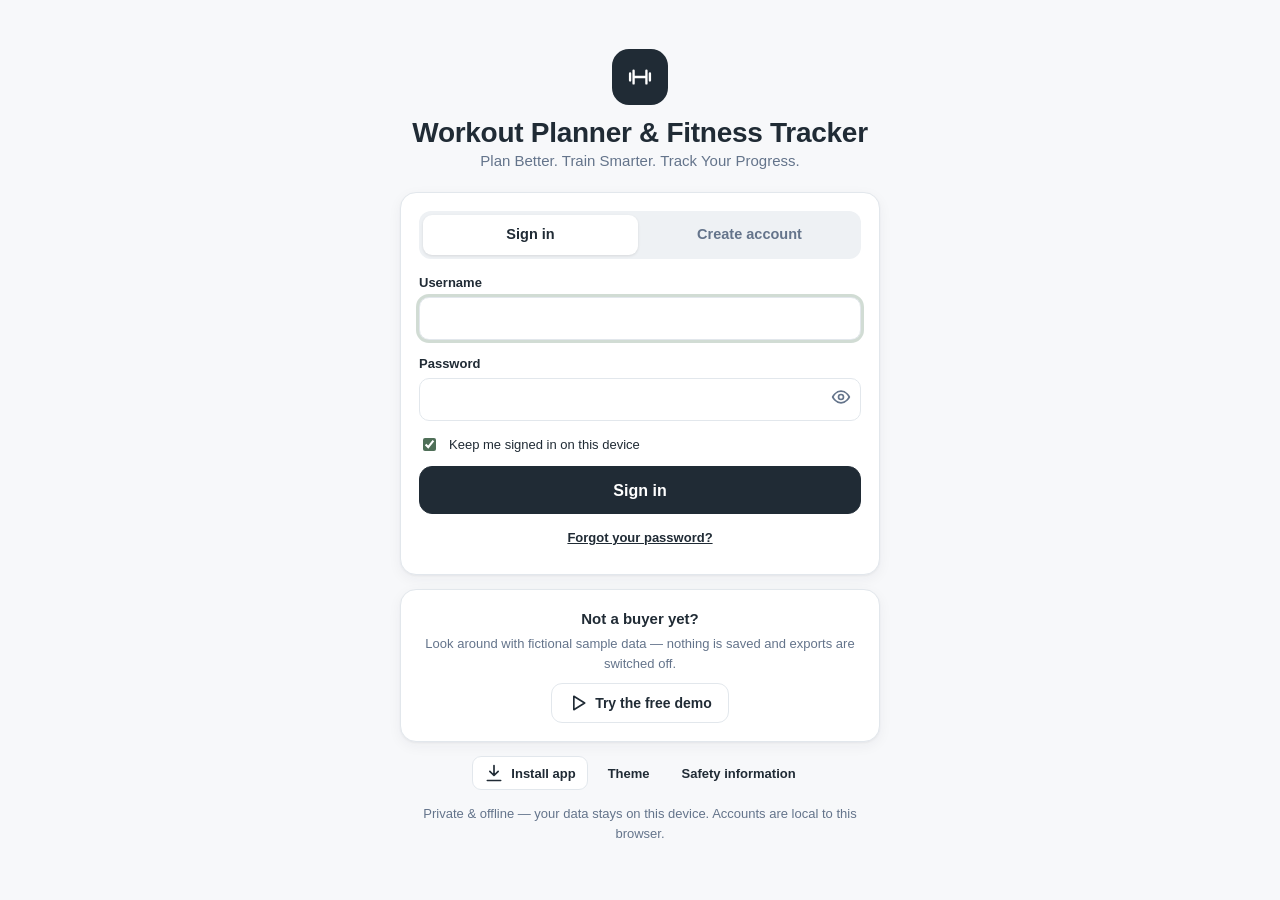
<file: public/index.html>
<!DOCTYPE html>
<html lang="en">
<head>
<meta charset="utf-8">
<meta name="viewport" content="width=device-width,initial-scale=1,viewport-fit=cover">
<meta name="theme-color" content="#202B35">
<meta name="description" content="Workout Planner & Fitness Tracker — a private, offline workout planner. Plan Better. Train Smarter. Track Your Progress.">
<title>Workout Planner & Fitness Tracker</title>
<link rel="icon" href="data:image/svg+xml,%3Csvg xmlns='http://www.w3.org/2000/svg' viewBox='0 0 64 64'%3E%3Crect width='64' height='64' rx='16' fill='%23202B35'/%3E%3Cpath d='M20 22v20M44 22v20M12 27v10M52 27v10M20 32h24' stroke='%23fff' stroke-width='5' stroke-linecap='round' fill='none'/%3E%3C/svg%3E">
<style>
:root{
  --bg:#F7F8FA;--primary:#202B35;--secondary:#64748B;--accent:#7C9A83;--accent-d:#4F6F58;--green-l:#E7F0E8;
  --white:#fff;--gray:#EEF1F4;--line:#E2E7EC;--warn:#E7AD62;--warn-d:#8A5A14;--warn-l:#FCF3E4;--danger:#D97777;--danger-d:#A94545;--danger-l:#FBEAEA;
  --r:16px;--r-s:10px;--sh:0 1px 2px rgba(32,43,53,.05),0 4px 14px rgba(32,43,53,.05);
  --font:Inter,"DM Sans",-apple-system,BlinkMacSystemFont,"Segoe UI",Roboto,"Helvetica Neue",Arial,sans-serif;
}
*{box-sizing:border-box}
html{-webkit-text-size-adjust:100%}
body{margin:0;background:var(--bg);color:var(--primary);font-family:var(--font);font-size:15px;line-height:1.5;-webkit-font-smoothing:antialiased}
h1,h2,h3,h4{margin:0;line-height:1.25;letter-spacing:-.01em}
h1{font-size:26px;font-weight:700}h2{font-size:19px;font-weight:650}h3{font-size:16px;font-weight:650}h4{font-size:14px;font-weight:650}
p{margin:0 0 8px}
a{color:var(--accent-d)}
button,input,select,textarea{font:inherit;color:inherit}
:focus-visible{outline:3px solid #7C9A83;outline-offset:2px;border-radius:6px}
.skip{position:absolute;left:-999px;top:8px;background:var(--primary);color:#fff;padding:8px 14px;border-radius:8px;z-index:200}
.skip:focus{left:8px}
.sr{position:absolute;width:1px;height:1px;overflow:hidden;clip:rect(0 0 0 0);white-space:nowrap}
.ic{width:20px;height:20px;flex:none}
.muted{color:var(--secondary)}.small{font-size:13px}.xs{font-size:12px}.bold{font-weight:650}.center{text-align:center}
.row{display:flex;align-items:center;gap:10px}.wrap{flex-wrap:wrap}.between{justify-content:space-between}.grow{flex:1;min-width:0}
.gap-s{gap:6px}.gap-l{gap:18px}.mt{margin-top:14px}.mt-s{margin-top:8px}.mt-l{margin-top:22px}.mb{margin-bottom:14px}
.stack{display:flex;flex-direction:column;gap:12px}
.hide{display:none!important}

/* layout */
.shell{display:flex;min-height:100vh}
.side{width:244px;flex:none;background:var(--white);border-right:1px solid var(--line);padding:18px 14px;position:sticky;top:0;height:100vh;overflow:auto;display:flex;flex-direction:column}
.brand{display:flex;align-items:center;gap:10px;padding:4px 8px 18px;text-decoration:none;color:var(--primary)}
.brand .logo{width:36px;height:36px;border-radius:11px;background:var(--primary);color:#fff;display:grid;place-items:center}
.brand b{font-size:14.5px;line-height:1.15;display:block}.brand span{font-size:11px;color:var(--secondary)}
.nav{display:flex;flex-direction:column;gap:2px}
.nav a{display:flex;align-items:center;gap:11px;padding:9px 11px;border-radius:10px;color:var(--secondary);text-decoration:none;font-weight:550;font-size:14.5px}
.nav a:hover{background:var(--gray);color:var(--primary)}
.nav a[aria-current=page]{background:var(--green-l);color:#2F4A38}
.nav .dot{width:8px;height:8px;border-radius:50%;background:var(--accent);margin-left:auto}
.side-foot{margin-top:auto;padding:14px 8px 0;font-size:12px;color:var(--secondary)}
.side-foot button{background:none;border:0;padding:0;color:var(--accent-d);text-decoration:underline;cursor:pointer;font-size:12px}
.main-col{flex:1;min-width:0;display:flex;flex-direction:column}
.top{display:flex;align-items:center;gap:12px;padding:14px 28px;background:rgba(247,248,250,.92);backdrop-filter:blur(8px);position:sticky;top:0;z-index:20;border-bottom:1px solid transparent}
.top .t{font-size:13px;color:var(--secondary)}
.saved{font-size:12px;color:var(--secondary);display:flex;align-items:center;gap:5px}
.saved i{width:7px;height:7px;border-radius:50%;background:var(--accent);display:inline-block}
main{padding:6px 28px 90px;max-width:1240px;width:100%;margin:0 auto;outline:none}
.mobile-brand{display:none}
.bottom{display:none}
.page-h{display:flex;align-items:flex-end;justify-content:space-between;gap:14px;flex-wrap:wrap;margin:8px 0 18px}
.page-h p{margin:4px 0 0;color:var(--secondary)}

/* components */
.card{background:var(--white);border:1px solid var(--line);border-radius:var(--r);padding:18px;box-shadow:var(--sh)}
.card.flat{box-shadow:none}
.card h2,.card h3{margin-bottom:10px}
.grid{display:grid;gap:16px}
.g2{grid-template-columns:repeat(2,minmax(0,1fr))}.g3{grid-template-columns:repeat(3,minmax(0,1fr))}.g4{grid-template-columns:repeat(4,minmax(0,1fr))}
.g-auto{grid-template-columns:repeat(auto-fill,minmax(260px,1fr))}
.g-dash{grid-template-columns:minmax(0,1.5fr) minmax(0,1fr)}
.btn{display:inline-flex;align-items:center;justify-content:center;gap:7px;padding:9px 16px;border-radius:11px;border:1px solid var(--line);background:var(--white);color:var(--primary);font-weight:600;cursor:pointer;text-decoration:none;font-size:14px;line-height:1.2;min-height:40px}
.btn:hover{background:var(--gray)}
.btn.pri{background:var(--primary);border-color:var(--primary);color:#fff}.btn.pri:hover{background:#2f3d4a}
.btn.acc{background:var(--accent-d);border-color:var(--accent-d);color:#fff}.btn.acc:hover{background:#41604a}
.btn.danger{color:var(--danger-d);border-color:#f0cccc;background:var(--danger-l)}.btn.danger:hover{background:#f7dada}
.btn.dsolid{background:var(--danger-d);border-color:var(--danger-d);color:#fff}
.btn.ghost{border-color:transparent;background:transparent}.btn.ghost:hover{background:var(--gray)}
.btn.sm{padding:6px 11px;font-size:13px;min-height:32px;border-radius:9px}
.btn.lg{padding:13px 22px;font-size:16px;min-height:48px;border-radius:13px}
.btn[disabled]{opacity:.5;cursor:not-allowed}
.icon-btn{display:inline-grid;place-items:center;width:34px;height:34px;border-radius:9px;border:1px solid transparent;background:transparent;color:var(--secondary);cursor:pointer;padding:0}
.icon-btn:hover{background:var(--gray);color:var(--primary)}
.icon-btn.fav{color:#C4CAD2}.icon-btn.fav[aria-pressed=true]{color:#D69A3A}.icon-btn.fav[aria-pressed=true] svg{fill:#E7AD62}
.icon-btn.dng:hover{background:var(--danger-l);color:var(--danger-d)}
.chip{display:inline-flex;align-items:center;gap:5px;padding:3px 10px;border-radius:999px;background:var(--gray);color:var(--secondary);font-size:12px;font-weight:600;white-space:nowrap}
.chip.g{background:var(--green-l);color:#2F4A38}.chip.w{background:var(--warn-l);color:var(--warn-d)}.chip.r{background:var(--danger-l);color:var(--danger-d)}.chip.d{background:var(--primary);color:#fff}
button.chip{border:1px solid var(--line);background:var(--white);cursor:pointer;padding:6px 13px;font-size:13px}
button.chip:hover{background:var(--gray)}
button.chip[aria-pressed=true]{background:var(--green-l);border-color:var(--accent);color:#2F4A38}
.stat{padding:16px 18px}
.stat .l{font-size:12.5px;color:var(--secondary);font-weight:550;display:flex;align-items:center;gap:6px}
.stat .v{font-size:27px;font-weight:700;letter-spacing:-.02em;margin-top:3px;line-height:1.15}
.stat .v small{font-size:14px;font-weight:600;color:var(--secondary);letter-spacing:0}
.stat .s{font-size:12px;color:var(--secondary);margin-top:2px}
.bar{height:8px;border-radius:99px;background:var(--gray);overflow:hidden}
.bar i{display:block;height:100%;background:var(--accent);border-radius:99px;transition:width .3s}
.bar.w i{background:var(--warn)}
.empty{text-align:center;padding:28px 16px;color:var(--secondary)}
.empty b{display:block;color:var(--primary);font-size:15px;margin-bottom:4px}
.banner{border-radius:12px;padding:11px 14px;display:flex;gap:10px;align-items:center;flex-wrap:wrap;font-size:13.5px;margin-bottom:14px}
.banner.info{background:var(--green-l);color:#2F4A38}.banner.warn{background:var(--warn-l);color:var(--warn-d)}.banner.err{background:var(--danger-l);color:var(--danger-d)}
.banner .grow{min-width:200px}
hr{border:0;border-top:1px solid var(--line);margin:16px 0}
table{width:100%;border-collapse:collapse;font-size:14px}
th{font-size:12px;color:var(--secondary);text-align:left;font-weight:600;padding:8px 10px;border-bottom:1px solid var(--line);white-space:nowrap}
td{padding:9px 10px;border-bottom:1px solid var(--gray);vertical-align:middle}
tr:last-child td{border-bottom:0}
.tbl-wrap{overflow-x:auto}
.list>*{border-bottom:1px solid var(--gray)}.list>*:last-child{border-bottom:0}
.li{display:flex;align-items:center;gap:12px;padding:11px 2px;width:100%;background:none;border:0;text-align:left;cursor:pointer}
.li:hover{background:#FAFBFC}
.tabs{display:inline-flex;background:var(--gray);padding:3px;border-radius:11px;gap:2px}
.tabs button{border:0;background:transparent;padding:6px 14px;border-radius:8px;font-weight:600;font-size:13.5px;color:var(--secondary);cursor:pointer}
.tabs button[aria-pressed=true]{background:#fff;color:var(--primary);box-shadow:0 1px 3px rgba(0,0,0,.08)}

/* forms */
label.f{display:block;font-size:13px;font-weight:600;margin-bottom:5px;color:var(--primary)}
.field{margin-bottom:14px}
input[type=text],input[type=number],input[type=date],input[type=search],input[type=email],select,textarea{width:100%;padding:9px 12px;border:1px solid #D4DAE1;border-radius:10px;background:#fff;min-height:40px}
textarea{min-height:76px;resize:vertical}
input:focus,select:focus,textarea:focus{border-color:var(--accent);outline:3px solid rgba(124,154,131,.35);outline-offset:0}
input.bad{border-color:var(--danger)}
.hint{font-size:12px;color:var(--secondary);margin-top:4px}
.fgrid{display:grid;grid-template-columns:repeat(2,minmax(0,1fr));gap:0 14px}
.fgrid.c3{grid-template-columns:repeat(3,minmax(0,1fr))}
.choice{display:grid;gap:10px;grid-template-columns:repeat(auto-fill,minmax(180px,1fr))}
.choice label{display:flex;gap:10px;align-items:flex-start;border:1.5px solid var(--line);border-radius:12px;padding:11px 13px;cursor:pointer;background:#fff}
.choice label:hover{background:#FAFBFC}
.choice input{margin-top:3px;accent-color:var(--accent-d)}
.choice label:has(input:checked){border-color:var(--accent);background:var(--green-l)}
.choice label:has(input:focus-visible){outline:3px solid #7C9A83}
.choice small{display:block;color:var(--secondary);font-size:12px;font-weight:400}
.switch{display:flex;align-items:center;justify-content:space-between;gap:14px;padding:10px 0}
.switch input{width:20px;height:20px;accent-color:var(--accent-d)}
input[type=checkbox],input[type=radio]{accent-color:var(--accent-d)}

/* modal / toast */
.overlay{position:fixed;inset:0;background:rgba(20,28,36,.5);z-index:100;display:flex;align-items:flex-start;justify-content:center;padding:4vh 14px;overflow:auto}
.modal{background:#fff;border-radius:18px;width:100%;max-width:520px;box-shadow:0 20px 60px rgba(0,0,0,.25);margin:auto}
.modal.wide{max-width:760px}.modal.xl{max-width:920px}
.mh{display:flex;align-items:center;justify-content:space-between;gap:10px;padding:16px 20px 6px}
.mb{padding:8px 20px 6px}
.mf{display:flex;gap:10px;justify-content:flex-end;flex-wrap:wrap;padding:14px 20px 18px}
#toasts{position:fixed;left:50%;transform:translateX(-50%);bottom:84px;z-index:300;display:flex;flex-direction:column;gap:8px;align-items:center;pointer-events:none;width:92%;max-width:480px}
.toast{background:var(--primary);color:#fff;padding:10px 16px;border-radius:12px;font-size:14px;box-shadow:0 8px 24px rgba(0,0,0,.2);animation:tin .2s ease;pointer-events:auto}
.toast.err{background:var(--danger-d)}.toast.ok{background:#3E5C48}
@keyframes tin{from{opacity:0;transform:translateY(8px)}to{opacity:1;transform:none}}

/* dashboard */
.hero{background:linear-gradient(135deg,#202B35 0%,#33424f 100%);color:#fff;border-radius:20px;padding:24px 26px;display:flex;gap:20px;justify-content:space-between;align-items:flex-end;flex-wrap:wrap}
.hero h1{color:#fff;font-size:28px}.hero p{color:#CBD5DE;margin:6px 0 0}
.hero .chip{background:rgba(255,255,255,.13);color:#fff}
.hero .date{font-size:13px;color:#B8C4CF;text-align:right}
.ring{position:relative;display:inline-grid;place-items:center}
.ring b{position:absolute;font-size:22px}
.today{display:flex;gap:18px;align-items:center;justify-content:space-between;flex-wrap:wrap}
.exlist{margin:8px 0 0;padding:0;list-style:none;color:var(--secondary);font-size:13.5px}
.chart{width:100%;min-height:150px}
.chart svg{display:block;max-width:100%;overflow:visible}
.legend{display:flex;flex-wrap:wrap;gap:6px 14px;font-size:12.5px;color:var(--secondary)}
.legend i{display:inline-block;width:10px;height:10px;border-radius:3px;margin-right:6px}

/* planner */
.week{display:grid;grid-template-columns:repeat(auto-fill,minmax(200px,1fr));gap:12px}
.day{background:var(--white);border:1px solid var(--line);border-radius:14px;padding:12px;min-height:170px;display:flex;flex-direction:column;gap:9px}
.day.today{border-color:var(--accent);box-shadow:0 0 0 2px rgba(124,154,131,.25)}
.day.rest{background:#F3F5F7}
.day h3{font-size:14px;display:flex;justify-content:space-between;align-items:center}
.wk{border:1px solid var(--line);border-radius:12px;padding:10px;background:#FCFDFD}
.wk b{font-size:13.5px;display:block;line-height:1.3}
.wk .acts{display:flex;gap:2px;flex-wrap:wrap;margin-top:6px}
.wk .acts .icon-btn{width:30px;height:30px}
.wk select{min-height:30px;padding:3px 6px;font-size:12px;margin-top:6px}

/* exercise */
.exrow{display:grid;grid-template-columns:28px minmax(0,1fr) auto;gap:10px;align-items:start;padding:12px 0;border-bottom:1px solid var(--gray)}
.exrow:last-child{border-bottom:0}
.num{width:26px;height:26px;border-radius:8px;background:var(--gray);display:grid;place-items:center;font-size:12px;font-weight:700;color:var(--secondary)}
.mini{display:flex;gap:8px;flex-wrap:wrap;margin-top:8px}
.mini label{font-size:11.5px;color:var(--secondary);display:block;font-weight:600}
.mini input{width:84px;min-height:34px;padding:5px 8px}
.exc{display:flex;flex-direction:column;gap:6px;border:1px solid var(--line);border-radius:14px;padding:14px;background:#fff}
.exc h3{font-size:15.5px}
.exc .meta{display:flex;gap:6px;flex-wrap:wrap}
.detail dt{font-size:12px;text-transform:uppercase;letter-spacing:.05em;color:var(--secondary);font-weight:700;margin-top:12px}
.detail dd{margin:3px 0 0}

/* session */
.sess-head{position:sticky;top:57px;z-index:15;background:var(--white);border:1px solid var(--line);border-radius:var(--r);padding:14px 18px;box-shadow:var(--sh)}
.set{display:grid;grid-template-columns:44px repeat(2,minmax(0,1fr)) 44px 36px;gap:8px;align-items:center;margin-top:7px}
.set.one{grid-template-columns:44px minmax(0,1fr) 44px 36px}
.set .sl{font-size:12.5px;color:var(--secondary);font-weight:700}
.set input[type=number]{min-height:42px;text-align:center}
.set .ud{position:relative}
.set .ud span{position:absolute;right:9px;top:50%;transform:translateY(-50%);font-size:11px;color:var(--secondary);pointer-events:none}
.set .ud input{padding-right:30px}
.setchk{width:40px;height:40px;border-radius:11px;border:1.5px solid #CBD3DB;background:#fff;color:transparent;cursor:pointer;display:grid;place-items:center;padding:0}
.setchk[aria-pressed=true]{background:var(--accent-d);border-color:var(--accent-d);color:#fff}
.exc.skipped{opacity:.55}
.exc.allsets{border-color:var(--accent);background:#FBFDFB}
.sethead{display:grid;grid-template-columns:44px repeat(2,minmax(0,1fr)) 44px 36px;gap:8px;font-size:11px;color:var(--secondary);font-weight:700;text-transform:uppercase;letter-spacing:.04em;margin-top:6px}
.sethead.one{grid-template-columns:44px minmax(0,1fr) 44px 36px}
.dock{position:fixed;left:50%;transform:translateX(-50%);bottom:18px;z-index:60;background:var(--primary);color:#fff;border-radius:16px;padding:10px 14px;display:flex;align-items:center;gap:12px;box-shadow:0 10px 30px rgba(0,0,0,.28)}
.dock .tt{font-variant-numeric:tabular-nums;font-size:22px;font-weight:700;min-width:64px}
.dock .btn{background:rgba(255,255,255,.12);border-color:transparent;color:#fff;min-height:36px;padding:6px 12px}
.dock .btn:hover{background:rgba(255,255,255,.22)}
.dock small{color:#B8C4CF}
.tbig{font-variant-numeric:tabular-nums;font-size:44px;font-weight:700}

/* calendar */
.cal{display:grid;grid-template-columns:repeat(7,minmax(0,1fr));gap:6px}
.cal .dow{font-size:12px;color:var(--secondary);font-weight:700;text-align:center;padding:4px 0}
.cd{position:relative;border:1px solid var(--line);background:#fff;border-radius:11px;min-height:78px;padding:6px 7px;text-align:left;cursor:pointer;display:flex;flex-direction:column;gap:3px}
.cd:hover{border-color:var(--accent)}
.cd.out{background:#F6F7F9;color:#9AA5B1}
.cd.today{box-shadow:0 0 0 2px var(--accent)}
.cd.sel{background:var(--green-l)}
.cd .n{font-size:13px;font-weight:650}
.tag{font-size:11px;font-weight:650;padding:1px 6px;border-radius:6px;display:inline-block;line-height:1.4;max-width:100%;overflow:hidden;text-overflow:ellipsis;white-space:nowrap}
.tag.done{background:var(--accent-d);color:#fff}.tag.sch{background:#fff;border:1px solid var(--accent);color:var(--accent-d)}.tag.rest{background:var(--gray);color:var(--secondary)}.tag.miss{background:var(--warn-l);color:var(--warn-d);border:1px solid var(--warn)}.tag.ms{background:#FFF4D6;color:#7A5A00}
.key{display:flex;gap:12px;flex-wrap:wrap;font-size:12.5px;color:var(--secondary)}

/* welcome */
.gate{min-height:100vh;display:grid;place-items:center;padding:24px}
.gate .box{max-width:760px;width:100%}
.steps{display:flex;gap:6px;margin-bottom:16px}.steps i{flex:1;height:5px;border-radius:9px;background:var(--line)}.steps i.on{background:var(--accent)}
.daypick{display:flex;gap:6px;flex-wrap:wrap}
.daypick button{width:48px;height:44px;border:1.5px solid var(--line);border-radius:11px;background:#fff;font-weight:650;cursor:pointer}
.daypick button[aria-pressed=true]{background:var(--green-l);border-color:var(--accent);color:#2F4A38}
.disc{font-size:12.5px;color:var(--secondary);background:var(--gray);border-radius:12px;padding:12px 14px}

.print-only{display:none}
@media(max-width:1100px){.g4{grid-template-columns:repeat(2,minmax(0,1fr))}.g-dash{grid-template-columns:1fr}}
@media(max-width:900px){
  .side{display:none}
  .top{padding:10px 14px}
  .mobile-brand{display:flex;align-items:center;gap:8px;font-weight:700}
  .mobile-brand .logo{width:30px;height:30px;border-radius:9px;background:var(--primary);color:#fff;display:grid;place-items:center}
  .top .t.desk{display:none}
  main{padding:4px 14px 110px}
  .bottom{display:flex;position:fixed;left:0;right:0;bottom:0;background:#fff;border-top:1px solid var(--line);z-index:50;padding:6px 6px calc(6px + env(safe-area-inset-bottom))}
  .bottom a,.bottom button{flex:1;display:flex;flex-direction:column;align-items:center;gap:2px;font-size:11px;font-weight:600;color:var(--secondary);text-decoration:none;padding:5px 2px;background:none;border:0;cursor:pointer;border-radius:10px}
  .bottom [aria-current=page]{color:#2F4A38;background:var(--green-l)}
  .dock{bottom:76px;width:calc(100% - 24px);max-width:460px;justify-content:space-between}
  #toasts{bottom:150px}
  .sess-head{top:50px}
  .week{grid-template-columns:1fr}
  .day{min-height:0}
  .g3,.g2{grid-template-columns:1fr}
  .g-auto{grid-template-columns:1fr}
  .fgrid,.fgrid.c3{grid-template-columns:1fr}
  .hero{padding:18px}.hero h1{font-size:23px}.hero .date{text-align:left}
  .cd{min-height:58px;padding:4px}
  .cd .tag{font-size:0;padding:0;width:9px;height:9px;border-radius:50%;line-height:0}
  .cd .tags{display:flex;gap:3px;flex-wrap:wrap}
  .tag.done{background:var(--accent-d)}.tag.sch{border:2px solid var(--accent)}.tag.miss{background:var(--warn)}.tag.rest{background:#B7C0CA}.tag.ms{background:#E7AD62}
  .page-h h1{font-size:22px}
  .modal{border-radius:16px}.overlay{padding:2vh 8px}
}
@media(max-width:520px){.g4{grid-template-columns:repeat(2,minmax(0,1fr))}.stat .v{font-size:22px}.btn.lg{width:100%}}
@media(prefers-reduced-motion:reduce){*{animation:none!important;transition:none!important}}
@media print{
  @page{margin:14mm}
  body{background:#fff;-webkit-print-color-adjust:exact;print-color-adjust:exact}
  .side,.top,.bottom,.dock,#toasts,.no-print,.skip{display:none!important}
  main{padding:0;max-width:none}.shell{display:block}
  .card{box-shadow:none;break-inside:avoid}
  .print-only{display:block}
  .g2,.g3,.g4{grid-template-columns:repeat(2,minmax(0,1fr))}
}
[hidden]{display:none!important}
.lnk{background:none;border:0;padding:0;font:inherit;font-weight:650;color:inherit;cursor:pointer;text-align:left}
button.lnk:hover{text-decoration:underline}
.mb-wrap form{margin:0}
#boot{display:grid;place-items:center;min-height:100vh;color:#64748B}
details>summary{list-style:revert}

.stats{display:grid;gap:16px;margin-top:14px;grid-template-columns:repeat(var(--n,6),minmax(0,1fr))}
@media(max-width:1100px){.stats{grid-template-columns:repeat(3,minmax(0,1fr))}.stats[style*="--n:5"]{grid-template-columns:repeat(3,minmax(0,1fr))}}
@media(max-width:560px){.stats{grid-template-columns:repeat(2,minmax(0,1fr))}}
.tabs{max-width:100%;overflow-x:auto;scrollbar-width:none}
.tabs button{white-space:nowrap;flex:0 0 auto}
#hist-list{overflow-x:auto}
@media(max-width:560px){.tabs button{padding:6px 10px;font-size:13px}}
#view,#view>*,.card{min-width:0}.tbl-wrap{max-width:100%}
.tbl-wrap{position:relative}

/* ---- access / account / themes ---- */
:root{--onp:#fff;--field:#fff;--hov:#FAFBFC;--sel:#2F4A38}
[data-theme=dark]{--bg:#12181E;--primary:#E8EDF2;--secondary:#9FAEBD;--accent:#8FB398;--accent-d:#8FB398;--green-l:#1F2E25;--white:#1A222A;--gray:#232D37;--line:#2D3946;--warn-l:#35291A;--warn-d:#E7AD62;--danger-l:#372222;--danger-d:#EE9C9C;--onp:#12181E;--field:#202A34;--hov:#212B35;--sel:#B9D8C1}
[data-theme=ocean]{--bg:#F3F7FB;--primary:#1E3347;--accent:#5B8DB8;--accent-d:#3F6E99;--green-l:#E3EEF8;--line:#DDE6EE;--sel:#27506F}
[data-theme=sand]{--bg:#FAF6F0;--primary:#3A2F25;--secondary:#7A6A5A;--accent:#B58A5A;--accent-d:#8C6535;--green-l:#F4E9DB;--line:#ECE3D6;--gray:#F3ECE1;--sel:#6B4A25}
.btn.pri,.skip,.brand .logo,.toast,.chip.d,.mobile-brand .logo,.tag.done,.setchk[aria-pressed=true],.btn.acc,.btn.dsolid{color:var(--onp)}
.dock,.dock .btn,.hero,.hero h1,.hero .chip{color:#fff}.dock{background:#202B35}
.nav a[aria-current=page],.chip.g,button.chip[aria-pressed=true],.banner.info,.daypick button[aria-pressed=true],.bottom [aria-current=page]{color:var(--sel)}
input[type=text],input[type=number],input[type=date],input[type=search],input[type=email],input[type=password],select,textarea{background:var(--field);color:var(--primary);border-color:var(--line)}
.modal,.exc,.cd,.choice label,.daypick button,.bottom,.setchk,.tabs button[aria-pressed=true],.tag.sch{background:var(--white);color:var(--primary)}
.top{background:color-mix(in srgb,var(--bg) 92%,transparent)}.li:hover,.choice label:hover{background:var(--hov)}
.day.rest,.cd.out{background:var(--gray)}.wk{background:var(--white)}.exc.allsets{background:var(--green-l)}
.btn.pri:hover{background:var(--primary);filter:brightness(1.12)}.btn.danger{border-color:var(--line)}
[data-theme=dark] svg line[stroke="#E7EBEF"]{stroke:#2D3946}[data-theme=dark] svg text{fill:#9FAEBD}[data-theme=dark] circle[fill="#fff"]{fill:#1A222A}
[data-theme=dark] .hero{background:linear-gradient(135deg,#1F2B36,#2B3B49)}[data-theme=dark] .banner.info{color:#B9D8C1}
.user-btn{display:inline-flex;align-items:center;gap:8px;border:1px solid var(--line);background:var(--white);color:var(--primary);border-radius:999px;padding:3px 10px 3px 4px;cursor:pointer;font-weight:600;font-size:13.5px;min-height:38px}
.user-btn:hover{background:var(--gray)}.av{width:30px;height:30px;border-radius:50%;background:var(--accent-d);color:#fff;display:inline-grid;place-items:center;font-weight:700;font-size:14px;flex:none}.av.lg{width:42px;height:42px;font-size:18px}
.un{max-width:120px;overflow:hidden;text-overflow:ellipsis;white-space:nowrap}
.umenu{position:absolute;right:20px;top:calc(100% + 4px);z-index:90;min-width:250px;background:var(--white);border:1px solid var(--line);border-radius:14px;box-shadow:0 16px 40px rgba(0,0,0,.18);padding:8px}
.umenu .who{display:flex;gap:10px;align-items:center;padding:8px 10px 10px;border-bottom:1px solid var(--line);margin-bottom:6px}.umenu .who small{display:block;color:var(--secondary)}
.umenu button{display:flex;gap:10px;align-items:center;width:100%;text-align:left;border:0;background:transparent;color:var(--primary);padding:9px 10px;border-radius:9px;cursor:pointer;font-size:14px;font-weight:500}
.umenu button:hover,.umenu button:focus-visible{background:var(--gray)}.umenu hr{border:0;border-top:1px solid var(--line);margin:6px 0}.umenu .ic{width:17px;height:17px;color:var(--secondary)}
.seg{display:grid;grid-template-columns:1fr 1fr;background:var(--gray);border-radius:12px;padding:4px;gap:4px}
.seg button{border:0;background:transparent;border-radius:9px;padding:9px;font-weight:650;color:var(--secondary);cursor:pointer;font-size:14.5px}.seg button[aria-selected=true]{background:var(--white);color:var(--primary);box-shadow:0 1px 3px rgba(0,0,0,.1)}
.pw{position:relative}.pw input{padding-right:44px}.pw .icon-btn{position:absolute;right:3px;top:2px}
.sw{width:34px;height:34px;border-radius:10px;border:2px solid;display:inline-grid;place-items:end center;flex:none;overflow:hidden}.sw b{display:block;width:100%;height:10px}
.gd{border-bottom:1px solid var(--line);padding:4px 0}.gd:last-child{border:0}.gd summary{cursor:pointer;font-weight:650;padding:10px 0}.gd>div{padding:0 0 12px;color:var(--secondary);line-height:1.6}.gd>div b{color:var(--primary)}
.hide-sm{display:inline}@media(max-width:560px){.hide-sm,.un{display:none}.umenu{right:8px;left:8px}.user-btn{padding:3px 6px 3px 4px}}
.top{position:sticky}
.logo{background:var(--primary);color:var(--onp);display:grid;place-items:center}
input[type=password]{width:100%;padding:9px 12px;border:1px solid var(--line);border-radius:10px;min-height:40px;font:inherit}
.rest-c,.day.rest .dot{background:var(--gray)}

/* ---- responsive header & small-screen hardening (v1.1.1) ---- */
.top{flex-wrap:nowrap;min-width:0}
.top>*{flex-shrink:0}
.top .btn,.top .chip,.saved,.mobile-brand{white-space:nowrap}
.top .mobile-brand{flex-shrink:1;min-width:0;overflow:hidden;text-overflow:ellipsis}
.top .grow{flex:1 1 0;min-width:0}
.bottom{background:var(--white,#fff)}
@media(max-width:900px){
  .top{gap:8px}
  .saved{font-size:11px}
}
@media(max-width:640px){
  #timer-btn-t{display:none}
  .top .btn.sm{padding:7px 9px}
  .saved{max-width:0;overflow:hidden;gap:0;font-size:0}
  .saved i{margin:0 2px}
  .saved.demo-note{max-width:none;font-size:0}
  .top{padding:8px 10px;gap:6px}
  .mobile-brand{font-size:14px}
}
@media(max-width:900px){.top .grow{display:none}.top .mobile-brand{flex:1 1 auto}}
@media(max-width:340px){
  .mobile-brand{font-size:0;gap:0}
  .mobile-brand .logo{font-size:14px}
  .top .chip{padding:3px 7px;font-size:11px}
  main{padding-left:10px;padding-right:10px}
  .page-h h1{font-size:20px}
  .btn{padding-left:12px;padding-right:12px}
}
img,svg,video,canvas{max-width:100%}
table{max-width:100%}
html,body{overflow-x:hidden}

/* ---- bottom navigation polish ---- */
@media(max-width:900px){
  .bottom{padding:6px max(6px,env(safe-area-inset-left)) calc(8px + env(safe-area-inset-bottom)) max(6px,env(safe-area-inset-right));gap:2px;box-shadow:0 -4px 18px rgba(32,43,53,.06)}
  .bottom a,.bottom button{min-width:0;min-height:52px;justify-content:center;font-size:11.5px;line-height:1.1;padding:6px 2px;-webkit-tap-highlight-color:transparent}
  .bottom a span,.bottom button span{max-width:100%;overflow:hidden;text-overflow:ellipsis;white-space:nowrap}
  .bottom .ic{width:22px;height:22px}
  main{padding-bottom:calc(96px + env(safe-area-inset-bottom))}
}
@media(max-width:360px){.bottom a,.bottom button{font-size:10.5px}.bottom .ic{width:20px;height:20px}}
@media(min-width:600px) and (max-width:900px){.bottom{justify-content:center}.bottom a,.bottom button{max-width:130px}}
@media(max-height:480px) and (orientation:landscape){.bottom a,.bottom button{min-height:42px;flex-direction:row;gap:6px;justify-content:center}.bottom .ic{width:18px;height:18px}main{padding-bottom:70px}}

</style>
</head>
<body>
<a class="skip" href="#main" onclick="document.getElementById('main').focus();return false">Skip to main content</a>
<noscript><div style="padding:40px;font-family:sans-serif"><h2>JavaScript is required</h2><p>This app runs entirely in your browser and needs JavaScript enabled.</p></div></noscript>
<div id="boot">Loading…</div>
<div id="shell" class="shell" hidden>
  <aside class="side" aria-label="Main navigation">
    <a class="brand" href="#/dashboard" aria-label="Workout Planner — go to dashboard"><span class="logo"><svg class="ic" viewBox="0 0 24 24" fill="none" stroke="currentColor" stroke-width="2" stroke-linecap="round" aria-hidden="true"><path d="M6.5 6.5v11M17.5 6.5v11M3.5 9v6M20.5 9v6M6.5 12h11"/></svg></span><span><b>Workout Planner</b><span>&amp; Fitness Tracker</span></span></a>
    <nav class="nav" id="sidenav" aria-label="Primary"></nav>
    <div class="side-foot">Private &amp; offline. Your data stays on this device.<br><button type="button" data-act="safety">Safety information</button></div>
  </aside>
  <div class="main-col">
    <header class="top">
      <a class="mobile-brand" href="#/dashboard" aria-label="Go to dashboard" style="text-decoration:none;color:inherit"><span class="logo"><svg class="ic" viewBox="0 0 24 24" fill="none" stroke="currentColor" stroke-width="2" stroke-linecap="round" aria-hidden="true"><path d="M6.5 6.5v11M17.5 6.5v11M3.5 9v6M20.5 9v6M6.5 12h11"/></svg></span>Workout Planner</a>
      <span class="t desk" id="ttl"></span><span class="grow"></span>
      <span class="chip w" id="demo-pill" hidden>Demo</span><span class="saved" id="saved" role="status"><i></i>Saved on this device</span>
      <button type="button" class="btn sm" data-act="openTimer" aria-label="Open rest timer"><svg class="ic" style="width:16px;height:16px" viewBox="0 0 24 24" fill="none" stroke="currentColor" stroke-width="2" stroke-linecap="round" stroke-linejoin="round" aria-hidden="true"><circle cx="12" cy="13" r="8"/><path d="M12 9v4l2 2M9 2h6"/></svg><span id="timer-btn-t">Rest timer</span></button>
      <button type="button" class="btn sm" id="inst-top" data-act="installApp" hidden><svg class="ic" style="width:16px;height:16px" viewBox="0 0 24 24" fill="none" stroke="currentColor" stroke-width="2" stroke-linecap="round" stroke-linejoin="round" aria-hidden="true"><path d="M12 3v12m0 0l-4-4m4 4l4-4M5 21h14"/></svg><span class="hide-sm">Install app</span></button>
      <button type="button" class="user-btn" id="ubtn" data-act="userMenu" aria-haspopup="menu" aria-expanded="false" aria-label="Account menu"><span class="av" id="uav">?</span><span class="un" id="uname"></span><svg class="ic" style="width:14px;height:14px" viewBox="0 0 24 24" fill="none" stroke="currentColor" stroke-width="2.4" stroke-linecap="round" aria-hidden="true"><path d="M6 9l6 6 6-6"/></svg></button>
    </header>
    <main id="main" tabindex="-1"><div id="view"></div></main>
  </div>
  <nav class="bottom" id="bottomnav" aria-label="Quick navigation"></nav>
</div>
<div id="gate" hidden></div>
<div id="dock"></div>
<div id="modal-root"></div>
<div id="toasts" role="status" aria-live="polite"></div>
<script>
/* ===== Static data: exercise library, templates, labels ===== */
const MUSCLES=['Chest','Back','Shoulders','Arms','Legs','Core','Cardio','Mobility'];
const WORKOUT_MUSCLES=['Full Body'].concat(MUSCLES);
const EQUIP={none:'No equipment',dumbbells:'Dumbbells',bands:'Resistance bands',barbell:'Barbell',kettlebells:'Kettlebells',machines:'Gym machines',other:'Bench / bar / other'};
const PROFILE_EQUIP={none:'No equipment',dumbbells:'Dumbbells',bands:'Resistance bands',barbell:'Barbell',kettlebells:'Kettlebells',machines:'Gym machines',full:'Full gym equipment'};
const DIFFS={beginner:'Beginner',intermediate:'Intermediate',advanced:'Advanced'};
const TYPES={strength:'Strength (weight × reps)',bodyweight:'Bodyweight (reps)',timed:'Timed (seconds)',cardio:'Cardio (minutes / distance)'};
const GOALS={general:'General fitness',strength:'Strength development',muscle:'Muscle building',weight:'Weight management',cardio:'Cardiovascular fitness',mobility:'Flexibility and mobility',consistency:'Workout consistency'};
const LOCS={home:'Home',gym:'Gym',outdoors:'Outdoors'};
const DAYS=['Monday','Tuesday','Wednesday','Thursday','Friday','Saturday','Sunday'];
const DAYS3=['Mon','Tue','Wed','Thu','Fri','Sat','Sun'];

function E(id,name,muscle,sec,equip,diff,type,how,safe,mist){return {id,name,muscle,sec,equip,diff,type,how,safe,mist}}
const LIB=[
/* Chest */
E('pushups','Push-ups','Chest',['Triceps','Shoulders','Core'],['none'],'beginner','bodyweight','Start in a high plank with hands just wider than your shoulders and your body in one straight line. Lower your chest toward the floor with elbows angled about 45 degrees, then press back up.','If the floor version is too hard, place your hands on a wall or sturdy bench. Stop a rep or two before your form breaks down.','Sagging hips, flaring the elbows straight out to the sides, and cutting the range of motion short.'),
E('bench-press','Bench Press','Chest',['Triceps','Shoulders'],['barbell','other'],'intermediate','strength','Lie on a flat bench with your eyes under the bar, feet planted and shoulder blades pulled together. Lower the bar to mid-chest under control, then press it back up over your shoulders.','Use safety arms or a spotter for heavy sets, and wrap your thumbs around the bar.','Bouncing the bar off the chest, lifting the hips off the bench, and letting the wrists bend back.'),
E('incline-db-press','Incline Dumbbell Press','Chest',['Shoulders','Triceps'],['dumbbells','other'],'intermediate','strength','Set a bench to a low incline and hold a dumbbell in each hand at chest level. Press the weights up until your arms are straight, then lower them slowly to the start.','Keep the incline modest and pick a weight you can control for every rep.','Setting the bench too steep, flaring the elbows, and letting the dumbbells drift apart.'),
E('chest-fly','Chest Fly','Chest',['Shoulders'],['dumbbells','other'],'intermediate','strength','Lie on a bench with dumbbells above your chest and a soft bend in your elbows. Open your arms in a wide arc until you feel a comfortable stretch across the chest, then bring the weights back together.','Use light weights and keep the elbow bend fixed throughout.','Going too heavy, lowering the weights too far, and turning the move into a press.'),
E('cable-crossover','Cable Crossover','Chest',['Shoulders'],['machines'],'intermediate','strength','Set the pulleys high and hold a handle in each hand. Step forward with a slight lean and bring your hands together in front of your hips in a wide arc, then return slowly.','Keep your feet staggered for balance and avoid jerking the cables.','Using momentum, rounding the shoulders forward, and bending the elbows more on each rep.'),
E('db-bench-press','Dumbbell Bench Press','Chest',['Triceps','Shoulders'],['dumbbells','other'],'beginner','strength','Lie on a bench with a dumbbell in each hand at chest level. Press them up until your arms are straight, then lower them with control until your elbows are just below the bench.','If you train alone, choose a weight you can lower to the floor safely if you need to stop.','Letting the wrists bend, bouncing at the bottom, and pressing the dumbbells too far forward.'),
/* Back */
E('pullups','Pull-ups','Back',['Biceps','Core'],['other'],'intermediate','bodyweight','Hang from a bar with an overhand grip a little wider than your shoulders. Pull your chest toward the bar by driving your elbows down, then lower yourself until your arms are straight.','Use an assisted version or a resistance band if you cannot complete full reps yet.','Swinging or kipping, only moving halfway, and shrugging the shoulders up to the ears.'),
E('lat-pulldown','Lat Pulldown','Back',['Biceps'],['machines'],'beginner','strength','Sit with your thighs secured under the pad and grip the bar slightly wider than your shoulders. Pull the bar down to your upper chest while keeping your chest tall, then let it rise slowly.','Select a weight that lets you keep your torso steady rather than leaning back.','Pulling the bar behind the neck, swinging the torso, and letting the weight yank your arms up.'),
E('seated-row','Seated Cable Row','Back',['Biceps','Shoulders'],['machines'],'beginner','strength','Sit tall with your feet braced and knees slightly bent, holding the handle with arms extended. Pull the handle toward your lower ribs, squeeze your shoulder blades together, then return slowly.','Keep your back neutral and avoid rocking to start the movement.','Rounding the lower back, shrugging, and using body swing to move the weight.'),
E('bent-over-row','Bent-over Row','Back',['Biceps','Hamstrings','Core'],['barbell'],'intermediate','strength','Hinge forward at the hips with a flat back and the bar hanging below your shoulders. Pull the bar toward your lower ribs, pause briefly, and lower it under control.','Keep your spine neutral and choose a weight that lets you hold the hinge position.','Rounding the back, standing up as you pull, and jerking the bar with momentum.'),
E('sa-db-row','Single-arm Dumbbell Row','Back',['Biceps'],['dumbbells','other'],'beginner','strength','Place one hand and knee on a bench, or one hand on a sturdy surface, with a flat back. Pull the dumbbell toward your hip, then lower it until your arm is straight. Complete all reps, then switch sides.','Keep your hips and shoulders square to the floor.','Twisting the torso, lifting with the wrist instead of the back, and rushing the lowering phase.'),
E('band-pull-apart','Band Pull-Apart','Back',['Shoulders'],['bands'],'beginner','bodyweight','Hold a light resistance band in front of you at chest height with straight arms. Pull the band apart by squeezing your shoulder blades together, then return slowly.','Use a light band and keep your ribs down rather than arching your back.','Shrugging the shoulders and letting the elbows bend more with each rep.'),
E('deadlift','Deadlift','Back',['Glutes','Hamstrings','Core'],['barbell'],'advanced','strength','Stand with the bar over mid-foot, hinge at the hips and grip the bar just outside your legs. Brace your core, push the floor away and stand tall, then lower the bar by hinging back and bending the knees.','Learn the movement with light weights first and keep the bar close to your legs.','Rounding the back, jerking the bar off the floor, and letting it drift away from the body.'),
/* Shoulders */
E('shoulder-press','Shoulder Press','Shoulders',['Triceps','Core'],['dumbbells','barbell'],'intermediate','strength','Hold the weights at shoulder height with your core tight. Press overhead until your arms are straight, then lower slowly back to your shoulders.','Avoid arching your lower back; reduce the weight if you cannot keep your ribs down.','Leaning back to push the weight up, flaring the elbows too wide, and incomplete lockout.'),
E('lateral-raise','Lateral Raises','Shoulders',[],['dumbbells'],'beginner','strength','Stand with a light dumbbell in each hand at your sides. Raise your arms out to the sides until they reach shoulder height, then lower slowly.','Use light weights; heavy loads usually lead to shrugging and swinging.','Swinging the weights up, raising the arms above shoulder height, and shrugging.'),
E('front-raise','Front Raises','Shoulders',['Chest'],['dumbbells'],'beginner','strength','Hold light dumbbells in front of your thighs. Raise one or both arms straight in front of you to shoulder height, then lower with control.','Keep your torso still and choose a weight you can lift without leaning back.','Using momentum, lifting above shoulder height, and arching the lower back.'),
E('rear-delt-fly','Rear Delt Fly','Shoulders',['Back'],['dumbbells'],'intermediate','strength','Hinge forward with a flat back and light dumbbells hanging below your chest. Raise your arms out to the sides, squeezing your shoulder blades gently, then lower slowly.','Go light and keep your neck relaxed and in line with your spine.','Using heavy weights, shrugging, and swinging the torso.'),
/* Arms */
E('bicep-curl','Bicep Curls','Arms',['Forearms'],['dumbbells'],'beginner','strength','Stand with a dumbbell in each hand and your elbows by your sides. Curl the weights up toward your shoulders without moving your elbows, then lower them slowly.','Keep your wrists straight and avoid leaning back.','Swinging the body, letting the elbows drift forward, and dropping the weight quickly.'),
E('hammer-curl','Hammer Curls','Arms',['Forearms'],['dumbbells'],'beginner','strength','Hold the dumbbells with palms facing each other. Curl them up toward your shoulders keeping the same grip, then lower with control.','Keep your elbows close to your torso.','Using momentum and shrugging the shoulders.'),
E('tricep-pushdown','Tricep Pushdowns','Arms',[],['machines'],'beginner','strength','Stand at a cable station holding the bar or rope with your elbows tucked at your sides. Press the handle down until your arms are straight, then let it rise until your forearms are about parallel to the floor.','Keep your elbows pinned in place and your torso upright.','Letting the elbows flare out, leaning over the weight, and using body swing.'),
E('tricep-extension','Tricep Extensions','Arms',['Shoulders'],['dumbbells'],'beginner','strength','Hold one dumbbell with both hands overhead. Bend your elbows to lower the weight behind your head, then straighten your arms to return.','Use a light weight and keep your core braced so your back does not arch.','Flaring the elbows, arching the lower back, and lowering the weight too quickly.'),
/* Legs */
E('squats','Squats','Legs',['Glutes','Core'],['none','dumbbells','barbell'],'beginner','strength','Stand with feet about shoulder-width apart. Sit your hips back and down while keeping your chest up, then drive through your feet to stand. Leave the weight blank for bodyweight squats.','Keep your knees tracking in line with your toes and use a range of motion that feels comfortable.','Letting the knees cave inward, lifting the heels, and rounding the lower back.'),
E('lunges','Lunges','Legs',['Glutes','Core'],['none','dumbbells'],'beginner','strength','Step forward into a long stride and lower until both knees are bent at roughly 90 degrees. Push through the front foot to return to standing, then repeat on the other side. Count reps per leg.','Hold a wall or chair for balance if needed, and keep the front knee over the middle of the foot.','Taking too short a step, letting the front knee collapse inward, and leaning the torso forward.'),
E('leg-press','Leg Press','Legs',['Glutes'],['machines'],'beginner','strength','Sit with your back flat against the pad and feet shoulder-width on the platform. Lower the platform until your knees are comfortably bent, then press back up without locking out your knees.','Never lock the knees hard at the top and keep your lower back and hips on the seat.','Lowering too far so the hips lift, locking out forcefully, and letting the knees cave in.'),
E('rdl','Romanian Deadlift','Legs',['Glutes','Back'],['barbell','dumbbells'],'intermediate','strength','Stand holding the weight in front of your thighs. Push your hips back with soft knees and slide the weight down your legs until you feel a hamstring stretch, then drive the hips forward to stand.','Keep your back flat and the weight close to your body; stop lowering when your form changes.','Rounding the back, bending the knees too much, and letting the weight drift away from the legs.'),
E('leg-curl','Leg Curl','Legs',[],['machines'],'beginner','strength','Adjust the machine so the pad rests just above your heels. Curl your heels toward your glutes, pause briefly, and return slowly.','Use a controlled tempo and avoid lifting your hips off the pad.','Using momentum, lifting the hips, and dropping the weight on the way back.'),
E('calf-raise','Calf Raises','Legs',[],['none','dumbbells','machines'],'beginner','strength','Stand with the balls of your feet on the floor or a low step. Rise onto your toes as high as you can, pause, and lower your heels slowly.','Hold a wall for balance and move through a pain-free range.','Bouncing, rushing the lowering, and only moving through a small range.'),
E('goblet-squat','Goblet Squat','Legs',['Glutes','Core'],['dumbbells','kettlebells'],'beginner','strength','Hold one dumbbell or kettlebell close to your chest. Sit down between your hips keeping your chest tall, then stand back up by driving through your feet.','Choose a weight that lets you keep an upright chest for every rep.','Letting the weight pull you forward, heels lifting, and knees collapsing inward.'),
E('glute-bridge','Glute Bridge','Legs',['Core'],['none'],'beginner','strength','Lie on your back with knees bent and feet flat. Press through your heels to lift your hips until your body forms a straight line from shoulders to knees, then lower slowly. Add a weight on your hips later if you wish.','Squeeze your glutes rather than arching your lower back.','Over-arching the back, pushing through the toes, and rushing the lowering phase.'),
E('kb-swing','Kettlebell Swing','Legs',['Back','Shoulders'],['kettlebells'],'intermediate','strength','Hinge at the hips with a kettlebell between your feet. Snap your hips forward to swing the bell to chest height, then let it swing back between your legs as you hinge again.','Learn the hip hinge with a light bell first; the power comes from the hips, not the arms.','Squatting instead of hinging, lifting with the arms, and rounding the back.'),
/* Core */
E('plank','Plank','Core',['Shoulders','Glutes'],['none'],'beginner','timed','Rest on your forearms and toes with your body in a straight line from head to heels. Brace your core, breathe steadily and hold for the planned time.','Stop when your hips sag or your lower back aches; drop to your knees if needed.','Letting the hips sag or pike up, holding the breath, and looking up with the neck.'),
E('crunches','Crunches','Core',[],['none'],'beginner','bodyweight','Lie on your back with knees bent and hands by your temples. Curl your shoulders off the floor by contracting your abs, then lower slowly.','Keep your neck relaxed and avoid pulling on your head.','Yanking the neck, using momentum, and lifting the whole back off the floor.'),
E('leg-raises','Leg Raises','Core',['Hip flexors'],['none'],'intermediate','bodyweight','Lie on your back with legs straight and hands under your hips. Lift your legs until they are vertical, then lower them slowly without letting your lower back arch.','Bend your knees to make it easier if your lower back lifts off the floor.','Letting the back arch, dropping the legs quickly, and using momentum.'),
E('bicycle-crunches','Bicycle Crunches','Core',['Obliques'],['none'],'beginner','bodyweight','Lie on your back with hands by your head. Bring one knee toward the opposite elbow while extending the other leg, then switch sides in a smooth, controlled pedalling motion. Count total reps.','Move slowly and keep your lower back in contact with the floor.','Pulling on the neck, rushing, and not rotating through the torso.'),
E('dead-bug','Dead Bug','Core',['Hip flexors'],['none'],'beginner','bodyweight','Lie on your back with arms pointing up and knees bent over your hips. Lower the opposite arm and leg toward the floor while keeping your lower back flat, then return and switch sides.','Only go as far as you can keep your lower back pressed down.','Arching the back, moving too quickly, and holding the breath.'),
E('mountain-climbers','Mountain Climbers','Core',['Shoulders','Legs'],['none'],'intermediate','timed','From a high plank, drive one knee toward your chest and switch legs in a steady rhythm. Keep your hips low and your core braced for the planned time.','Slow the pace or elevate your hands on a bench to reduce the intensity.','Bouncing the hips up, letting the shoulders drift back, and going so fast that form suffers.'),
/* Cardio */
E('walking','Walking','Cardio',['Legs'],['none'],'beginner','cardio','Walk at a pace where you can still talk comfortably. Keep your posture tall, arms relaxed and take natural strides.','Wear supportive shoes and choose safe, well-lit routes.','Overstriding, hunching forward, and starting too fast.'),
E('running','Running','Cardio',['Legs','Core'],['none'],'intermediate','cardio','Start with an easy warm-up walk, then run at a conversational pace. Land with your feet under your body and keep your shoulders relaxed.','Increase distance gradually and listen to your body; stop if you feel sharp pain.','Going out too fast, overstriding, and increasing distance too quickly.'),
E('cycling','Cycling','Cardio',['Legs'],['other'],'beginner','cardio','Adjust the seat so your knee has a slight bend at the bottom of the pedal stroke. Pedal at a steady cadence that you can sustain for the planned time.','Wear a helmet outdoors and follow local traffic rules.','A seat set too low or high, gripping the handlebars tightly, and pushing a gear that is too heavy.'),
E('jump-rope','Jump Rope','Cardio',['Legs','Shoulders'],['other'],'intermediate','cardio','Hold the handles at hip height and turn the rope with your wrists. Jump just high enough to clear the rope, landing softly on the balls of your feet.','Jump on a forgiving surface and take breaks when your calves tire.','Jumping too high, swinging the arms wide, and landing flat-footed.'),
E('rowing','Rowing','Cardio',['Back','Legs'],['machines'],'intermediate','cardio','Push with your legs first, then lean back slightly and pull the handle to your lower ribs. Reverse the order to return: arms, torso, then legs.','Have the technique shown by a qualified coach if you are new to the machine.','Pulling with the arms first, rounding the back, and rushing the recovery.'),
/* Mobility */
E('hip-mobility','Hip Mobility','Mobility',['Legs'],['none'],'beginner','timed','Move into a half-kneeling lunge position and gently shift your weight forward until you feel a mild stretch at the front of the hip. Breathe steadily and switch sides halfway through the time.','Stretch only to mild tension, never to pain.','Bouncing, arching the lower back, and forcing the stretch.'),
E('shoulder-mobility','Shoulder Mobility','Mobility',['Back'],['none'],'beginner','timed','Stand tall and slowly circle your arms in both directions, or reach one arm across your chest and hold gently. Keep your neck relaxed and shoulders down.','Move within a comfortable range and stop if you feel pinching.','Shrugging, moving too fast, and forcing the range.'),
E('hamstring-stretch','Hamstring Stretch','Mobility',['Legs'],['none'],'beginner','timed','Sit or lie down and extend one leg, gently reaching toward your toes or holding the back of the thigh. Keep your back long and breathe steadily; switch legs halfway through.','Hold a mild, even stretch and do not bounce.','Rounding the back to reach farther and holding the breath.'),
E('cat-cow','Cat-Cow Stretch','Mobility',['Core'],['none'],'beginner','timed','On hands and knees, slowly arch your back and look up, then round your spine and tuck your chin. Move with your breathing, one smooth motion at a time.','Move gently within a comfortable range.','Moving too fast and forcing the end ranges.')
];

/* ===== Starter workout templates (general fitness examples) ===== */
// [exId, sets, reps, restSec, durationSec(timed) | minutes*60(cardio)]
function TP(name,level,muscles,duration,notes,ex){return {name,level,muscles,duration,notes,ex}}
const SAMPLE_TEMPLATES=[
TP('Full Body Workout','Beginner',['Full Body'],40,'A balanced general fitness example covering the major muscle groups.',[['squats',3,12,60],['pushups',3,10,60],['sa-db-row',3,10,60],['glute-bridge',3,12,45],['plank',3,0,45,30]]),
TP('Upper Body Workout','Beginner',['Chest','Back','Shoulders','Arms'],45,'General fitness example for the upper body.',[['db-bench-press',3,10,75],['sa-db-row',3,10,75],['shoulder-press',3,10,75],['bicep-curl',2,12,45],['tricep-extension',2,12,45]]),
TP('Lower Body Workout','Beginner',['Legs','Core'],45,'General fitness example for the lower body.',[['squats',3,12,75],['lunges',3,10,60],['rdl',3,10,75],['glute-bridge',3,12,45],['calf-raise',3,15,45]]),
TP('Push Day','Intermediate',['Chest','Shoulders','Arms'],55,'Pressing muscles: chest, shoulders and triceps. General fitness example.',[['bench-press',4,8,90],['incline-db-press',3,10,75],['shoulder-press',3,10,75],['lateral-raise',3,12,45],['tricep-pushdown',3,12,45]]),
TP('Pull Day','Intermediate',['Back','Arms'],55,'Pulling muscles: back and biceps. General fitness example.',[['lat-pulldown',4,10,75],['seated-row',3,10,75],['bent-over-row',3,8,90],['rear-delt-fly',3,12,45],['bicep-curl',3,12,45],['hammer-curl',2,12,45]]),
TP('Leg Day','Intermediate',['Legs'],55,'A lower-body session using free weights and machines. General fitness example.',[['squats',4,8,90],['leg-press',3,10,90],['rdl',3,10,90],['leg-curl',3,12,60],['calf-raise',4,15,45]]),
TP('Beginner Home Workout','Beginner',['Full Body','Core'],30,'No equipment needed. Use the easier push-up variation if you need to.',[['squats',3,10,60],['pushups',3,8,60],['glute-bridge',3,12,45],['dead-bug',2,8,45],['plank',3,0,45,20],['walking',1,0,0,600]]),
TP('Dumbbell Workout','Beginner',['Full Body'],45,'A full session with one pair of dumbbells.',[['goblet-squat',3,12,60],['db-bench-press',3,10,60],['sa-db-row',3,10,60],['shoulder-press',3,10,60],['rdl',3,10,75],['bicep-curl',2,12,45]]),
TP('Bodyweight Workout','Beginner',['Full Body','Core'],35,'No equipment required.',[['squats',3,15,45],['pushups',3,10,60],['lunges',3,10,45],['glute-bridge',3,15,45],['mountain-climbers',3,0,45,30],['plank',3,0,45,30]]),
TP('Core Workout','Beginner',['Core'],25,'Short core session suitable for most fitness levels.',[['plank',3,0,45,30],['dead-bug',3,10,45],['bicycle-crunches',3,16,45],['leg-raises',3,10,45],['crunches',3,15,45]]),
TP('Beginner Strength Starter','Beginner',['Full Body'],40,'Beginner gym example using machines. Start light and focus on form.',[['leg-press',2,12,75],['lat-pulldown',2,12,75],['db-bench-press',2,10,75],['seated-row',2,12,75],['plank',2,0,45,20]]),
TP('Intermediate Strength Builder','Intermediate',['Full Body'],60,'Intermediate barbell and dumbbell example.',[['squats',4,8,90],['bench-press',4,8,90],['bent-over-row',4,8,90],['shoulder-press',3,10,75],['rdl',3,10,90],['plank',3,0,45,45]]),
TP('Advanced Full Body Strength','Advanced',['Full Body'],70,'Advanced example for experienced lifters. Warm up well and choose loads you can control.',[['deadlift',4,5,120],['bench-press',4,6,120],['pullups',4,8,90],['squats',4,6,120],['shoulder-press',3,8,90],['leg-raises',3,12,60]]),
TP('Cardio and Core','Beginner',['Cardio','Core'],40,'Steady cardio followed by a short core circuit.',[['running',1,0,0,1200],['dead-bug',3,10,45],['bicycle-crunches',3,16,45],['plank',3,0,45,40]])
];

const MOTIVATION=[
 'Small, steady sessions add up. Show up for today.',
 'Consistency beats intensity. Do what you planned, and do it well.',
 'Progress is progress, however small. Log it and move on.',
 'Rest days are part of the plan, not a break from it.',
 'Focus on good form first. The numbers will follow at their own pace.',
 'You do not need a perfect week, just a repeatable one.',
 'Move in a way that feels good today. Your future self will thank you.',
 'Compare yourself to your own last session, not to anyone else.',
 'Warm up, breathe, and enjoy the work.',
 'A short workout still counts. Start with five minutes.',
 'Listen to your body and train smart.',
 'Build the habit first; the results are a side effect.',
 'Every logged set is a step toward a routine you can keep.',
 'Be patient with the process. Healthy habits take time.',
 'Plan it, do it, track it. That is the whole loop.'
];

const METRICS={
 weight:{label:'Weight',group:'body',u:'w'},chest:{label:'Chest',group:'body',u:'l'},waist:{label:'Waist',group:'body',u:'l'},hips:{label:'Hips',group:'body',u:'l'},arms:{label:'Arms',group:'body',u:'l'},thighs:{label:'Thighs',group:'body',u:'l'},
 pushups:{label:'Push-up record',group:'perf',u:'reps',best:'max',hint:'Most push-ups in one set'},
 plank:{label:'Plank duration',group:'perf',u:'sec',best:'max',hint:'Longest plank hold'},
 squat:{label:'Squat performance',group:'perf',u:'w',best:'max',hint:'Heaviest squat you completed'},
 bench:{label:'Bench press record',group:'perf',u:'w',best:'max',hint:'Heaviest bench press you completed'},
 deadlift:{label:'Deadlift record',group:'perf',u:'w',best:'max',hint:'Heaviest deadlift you completed'},
 runDist:{label:'Running distance',group:'perf',u:'d',best:'max',hint:'Longest run'},
 runTime:{label:'Running time',group:'perf',u:'min',best:'min',hint:'Time for a run (minutes)'}
};

'use strict';
/* ===== Workout Planner & Fitness Tracker — core runtime ===== */
const APP_ID='workout-planner-fitness-tracker', APP_VERSION='1.1.2';

/* ---------- tiny utils ---------- */
const $=(s,r=document)=>r.querySelector(s), $$=(s,r=document)=>Array.from(r.querySelectorAll(s));
const esc=s=>String(s==null?'':s).replace(/[&<>"']/g,c=>({'&':'&amp;','<':'&lt;','>':'&gt;','"':'&quot;',"'":'&#39;'}[c]));
const uid=()=>Math.random().toString(36).slice(2,8)+Date.now().toString(36).slice(-4);
const pad=n=>String(n).padStart(2,'0');
const dkey=d=>d.getFullYear()+'-'+pad(d.getMonth()+1)+'-'+pad(d.getDate());
const parseD=k=>{const [y,m,d]=k.split('-').map(Number);return new Date(y,m-1,d)};
const today=()=>dkey(new Date());
const addDays=(k,n)=>{const d=parseD(k);d.setDate(d.getDate()+n);return dkey(d)};
const wd=k=>(parseD(k).getDay()+6)%7;                 // Monday = 0
const startOfWeek=k=>addDays(k,-wd(k));
const diffDays=(a,b)=>Math.round((parseD(b)-parseD(a))/864e5);
const monthStart=k=>k.slice(0,8)+'01';
const monthEnd=k=>{const d=parseD(k);return dkey(new Date(d.getFullYear(),d.getMonth()+1,0))};
const fmtDate=(k,o)=>parseD(k).toLocaleDateString(undefined,o||{day:'numeric',month:'short',year:'numeric'});
const fmtDateS=k=>parseD(k).toLocaleDateString(undefined,{day:'numeric',month:'short'});
const fmtDateL=k=>parseD(k).toLocaleDateString(undefined,{weekday:'long',day:'numeric',month:'long',year:'numeric'});
const clamp=(v,a,b)=>Math.min(b,Math.max(a,v));
const sum=a=>a.reduce((x,y)=>x+y,0);
const num=v=>{if(v==null)return null;const s=String(v).trim().replace(',','.');if(s==='')return null;const n=Number(s);return isFinite(n)?n:null};
const clone=o=>JSON.parse(JSON.stringify(o));
const plural=(n,a,b)=>n+' '+(n===1?a:(b||a+'s'));

/* ---------- state ---------- */
let S=null;
function blankState(){
  return {v:1,
    meta:{demo:false,onboarded:false,created:Date.now(),saved:0,lastBackup:null},
    profile:{name:'',age:'',level:'beginner',goal:'general',location:'home',days:[0,2,4],duration:45,equip:['none'],start:today()},
    settings:{theme:'sage',units:{w:'kg',l:'cm',d:'km'},weeklyTarget:3,sound:true,autoRest:true,defaultRest:60,trackBody:false,
      tracked:{weight:true,chest:true,waist:true,hips:true,arms:true,thighs:true,pushups:true,plank:true,squat:true,bench:true,deadlift:true,runDist:true,runTime:true}},
    customEx:[],fav:[],plan:[],restDays:[false,false,false,false,false,false,false],templates:[],sessions:[],progress:[],goals:[],challenges:[],
    active:null,timer:{status:'idle',total:60,endsAt:0,remain:60}
  };
}
function normalize(st){
  const b=blankState(), o=Object.assign({},b,st), s=st.settings||{};
  o.meta=Object.assign({},b.meta,st.meta||{});o.profile=Object.assign({},b.profile,st.profile||{});
  o.settings=Object.assign({},b.settings,s);o.settings.units=Object.assign({},b.settings.units,s.units||{});o.settings.tracked=Object.assign({},b.settings.tracked,s.tracked||{});
  o.timer=Object.assign({},b.timer,st.timer||{});
  ['customEx','fav','plan','templates','sessions','progress','goals','challenges'].forEach(k=>{if(!Array.isArray(o[k]))o[k]=[]});
  if(!Array.isArray(o.restDays)||o.restDays.length!==7)o.restDays=b.restDays.slice();
  if(!Array.isArray(o.profile.days))o.profile.days=b.profile.days.slice();
  if(!Array.isArray(o.profile.equip))o.profile.equip=['none'];
  return o;
}

/* ---------- local storage layer (IndexedDB + localStorage mirror) ---------- */
let NS='',MODE='auth';const SK=()=>'state:'+NS,LK=()=>'wpft-state:'+NS;
const DB={db:null,mode:'memory',
  open(){return new Promise((res,rej)=>{
    if(!window.indexedDB)return rej(new Error('IndexedDB unavailable'));
    let r;try{r=indexedDB.open('wpft-db',1)}catch(e){return rej(e)}
    r.onupgradeneeded=()=>{try{r.result.createObjectStore('kv')}catch(e){}};
    r.onsuccess=()=>res(r.result);r.onerror=()=>rej(r.error||new Error('IDB error'));r.onblocked=()=>rej(new Error('IDB blocked'));
    setTimeout(()=>rej(new Error('IDB timeout')),4000);
  })},
  get(k){return new Promise((res,rej)=>{const t=this.db.transaction('kv','readonly').objectStore('kv').get(k);t.onsuccess=()=>res(t.result);t.onerror=()=>rej(t.error)})},
  put(k,v){return new Promise((res,rej)=>{const tx=this.db.transaction('kv','readwrite');tx.objectStore('kv').put(v,k);tx.oncomplete=()=>res();tx.onerror=()=>rej(tx.error);tx.onabort=()=>rej(tx.error)})},
  del(k){return new Promise((res,rej)=>{const tx=this.db.transaction('kv','readwrite');tx.objectStore('kv').delete(k);tx.oncomplete=()=>res();tx.onerror=()=>rej(tx.error)})},
  lsGet(){try{const t=localStorage.getItem(LK());return t?JSON.parse(t):null}catch(e){return null}},
  async init(){try{this.db=await this.open();this.mode='idb'}catch(e){this.db=null;try{localStorage.setItem('wpft-test','1');localStorage.removeItem('wpft-test');this.mode='ls'}catch(e2){this.mode='memory'}}},
  async load(){
    let a=null;if(this.db){try{a=await this.get(SK())}catch(e){a=null}}
    const b=this.lsGet();
    const pick=(a&&b)?((b.meta&&b.meta.saved||0)>(a.meta&&a.meta.saved||0)?b:a):(a||b);
    return pick&&typeof pick==='object'?pick:null;
  }
};
let saveT=null;
function save(){
  if(!S||MODE==='auth')return;S.meta.saved=Date.now();if(MODE==='demo'){setSaved('saved');return}setSaved('saving');
  clearTimeout(saveT);saveT=setTimeout(flush,200);
}
async function flush(){
  if(!S||MODE!=='user')return;clearTimeout(saveT);saveT=null;let ok=false;
  try{if(DB.db){await DB.put(SK(),S);ok=true}}catch(e){console.warn('IDB save failed',e)}
  try{localStorage.setItem(LK(),JSON.stringify(S));ok=true}catch(e){/* quota or blocked */}
  setSaved(ok?'saved':'error');
}
function flushSync(){ // last-chance synchronous mirror (page closing)
  if(!S||!saveT||MODE!=='user')return;try{localStorage.setItem(LK(),JSON.stringify(S))}catch(e){}flush();
}
function setSaved(st){
  const el=$('#saved');if(!el)return;
  if(MODE==='demo'){el.innerHTML='<i style="background:#E7AD62"></i>Demo · not saved';return}
  el.innerHTML=st==='saving'?'<i style="background:#E7AD62"></i>Saving…':st==='error'?'<i style="background:#D97777"></i>Not saved – export a backup':'<i></i>Saved on this device';
}
window.addEventListener('pagehide',flushSync);
document.addEventListener('visibilitychange',()=>{if(document.visibilityState==='hidden')flushSync();else syncFromStorage()});
async function syncFromStorage(){ // pick up changes made in another tab
  try{if(!S||saveT||MODE!=='user')return;const st=await DB.load();if(st&&st.meta&&st.meta.saved>S.meta.saved){S=normalize(st);render(true)}}catch(e){}
}

/* ---------- units ---------- */
const KG2LB=2.20462262185,CM2IN=0.3937007874,KM2MI=0.6213711922;
function uName(k){const u=S.settings.units;return k==='w'?u.w:k==='l'?u.l:k==='d'?u.d:({reps:'reps',sec:'sec',min:'min'}[k]||'')}
function toDisp(k,v){if(v==null||v==='')return null;v=+v;const u=S.settings.units;
  if(k==='w'&&u.w==='lb')return v*KG2LB;if(k==='l'&&u.l==='in')return v*CM2IN;if(k==='d'&&u.d==='mi')return v*KM2MI;return v}
function fromDisp(k,v){if(v==null||v==='')return null;v=+v;const u=S.settings.units;let r=v;
  if(k==='w'&&u.w==='lb')r=v/KG2LB;else if(k==='l'&&u.l==='in')r=v/CM2IN;else if(k==='d'&&u.d==='mi')r=v/KM2MI;
  return Math.round(r*10000)/10000}
const fmtNum=(v,dp=1)=>v==null||isNaN(v)?'–':String(+(+v).toFixed(dp));
function inVal(k,v){const d=toDisp(k,v);return d==null?'':String(+d.toFixed(2))}           // value for an <input>
function fmtU(k,v,dp=1){const d=toDisp(k,v);return d==null?'–':fmtNum(d,dp)+' '+uName(k)}   // "12.5 kg"
function fmtSecs(s){s=Math.round(+s||0);return s<60?s+'s':Math.floor(s/60)+'m'+(s%60?' '+pad(s%60)+'s':'')}
function fmtMin(m){m=Math.round(+m||0);return m<60?m+' min':Math.floor(m/60)+'h'+(m%60?' '+pad(m%60)+'m':'')}
function fmtClock(s){s=Math.max(0,Math.round(s));return Math.floor(s/60)+':'+pad(s%60)}
function fmtMetric(key,v){const m=METRICS[key];if(v==null)return '–';
  if(m.u==='sec')return fmtSecs(v);if(m.u==='min')return fmtNum(v,1)+' min';if(m.u==='reps')return fmtNum(v,0)+' reps';return fmtU(m.u,v,m.u==='d'?2:1)}
function metricUnitLabel(key){const m=METRICS[key];return m.u==='sec'?'seconds':m.u==='min'?'minutes':m.u==='reps'?'reps':uName(m.u)}
function metricToDisp(key,v){const m=METRICS[key];return (m.u==='w'||m.u==='l'||m.u==='d')?toDisp(m.u,v):v}
function metricFromDisp(key,v){const m=METRICS[key];return (m.u==='w'||m.u==='l'||m.u==='d')?fromDisp(m.u,v):v}

/* ---------- icons ---------- */
const ICONS={
 home:'<path d="M3 11l9-8 9 8"/><path d="M5 10v10h14V10"/>',
 week:'<rect x="3" y="4" width="18" height="17" rx="2"/><path d="M3 10h18M9 10v11M15 10v11"/>',
 cal:'<rect x="3" y="4" width="18" height="17" rx="2"/><path d="M8 2v4M16 2v4M3 10h18"/>',
 dumb:'<path d="M6.5 6.5v11M17.5 6.5v11M3.5 9v6M20.5 9v6M6.5 12h11"/>',
 book:'<path d="M4 5a2 2 0 012-2h13v16H6a2 2 0 00-2 2z"/><path d="M4 21V5"/>',
 layout:'<rect x="3" y="3" width="7" height="9" rx="1"/><rect x="14" y="3" width="7" height="5" rx="1"/><rect x="14" y="12" width="7" height="9" rx="1"/><rect x="3" y="16" width="7" height="5" rx="1"/>',
 play:'<path d="M7 4l13 8-13 8z"/>',
 clock:'<circle cx="12" cy="12" r="9"/><path d="M12 7v5l3 2"/>',
 trend:'<path d="M3 17l6-6 4 4 8-8"/><path d="M15 7h6v6"/>',
 target:'<circle cx="12" cy="12" r="9"/><circle cx="12" cy="12" r="5"/><circle cx="12" cy="12" r="1"/>',
 chart:'<path d="M4 20V10M10 20V4M16 20v-7M22 20H2"/>',
 gear:'<circle cx="12" cy="12" r="3"/><path d="M12 2v3M12 19v3M2 12h3M19 12h3M4.9 4.9l2.1 2.1M17 17l2.1 2.1M4.9 19.1L7 17M17 7l2.1-2.1"/>',
 timer:'<circle cx="12" cy="13" r="8"/><path d="M12 9v4l2 2M9 2h6"/>',
 plus:'<path d="M12 5v14M5 12h14"/>',
 edit:'<path d="M12 20h9"/><path d="M16.5 3.5a2.1 2.1 0 013 3L7 19l-4 1 1-4z"/>',
 trash:'<path d="M3 6h18M8 6V4h8v2M6 6l1 14h10l1-14"/>',
 copy:'<rect x="9" y="9" width="12" height="12" rx="2"/><path d="M5 15V5a2 2 0 012-2h10"/>',
 star:'<path d="M12 3l2.8 5.7 6.2.9-4.5 4.4 1 6.2L12 17.3 6.5 20.2l1-6.2L3 9.6l6.2-.9z"/>',
 check:'<path d="M5 12l5 5 9-10"/>',
 x:'<path d="M6 6l12 12M18 6L6 18"/>',
 chevL:'<path d="M15 18l-6-6 6-6"/>',chevR:'<path d="M9 18l6-6-6-6"/>',
 down:'<path d="M12 5v14M5 12l7 7 7-7"/>',up:'<path d="M12 19V5M5 12l7-7 7 7"/>',
 download:'<path d="M12 3v12M7 10l5 5 5-5M4 21h16"/>',upload:'<path d="M12 21V9M7 14l5-5 5 5M4 3h16"/>',
 shield:'<path d="M12 3l8 3v6c0 5-3.5 8-8 9-4.5-1-8-4-8-9V6z"/>',
 dots:'<circle cx="5" cy="12" r="1.2"/><circle cx="12" cy="12" r="1.2"/><circle cx="19" cy="12" r="1.2"/>',
 flame:'<path d="M12 3c1 4 5 5 5 10a5 5 0 01-10 0c0-2 1-3 2-4 0 2 1 3 2 3 0-3-1-5 1-9z"/>',
 moon:'<path d="M20 14A8 8 0 1110 4a7 7 0 0010 10z"/>',
 print:'<path d="M6 9V3h12v6M6 18H4v-7h16v7h-2M6 14h12v7H6z"/>',
 skip:'<path d="M5 4l10 8-10 8zM19 5v14"/>',
 search:'<circle cx="11" cy="11" r="7"/><path d="M21 21l-4.3-4.3"/>',
 pause:'<path d="M8 5v14M16 5v14"/>',
 reset:'<path d="M3 12a9 9 0 109-9 9 9 0 00-6.4 2.6L3 8"/><path d="M3 3v5h5"/>',
 note:'<path d="M5 3h10l4 4v14H5z"/><path d="M9 12h6M9 16h6"/>',
 move:'<path d="M5 12h14M13 6l6 6-6 6"/>',
 info:'<circle cx="12" cy="12" r="9"/><path d="M12 11v5M12 8h.01"/>',
 bolt:'<path d="M13 2L4 14h7l-1 8 9-12h-7z"/>'
};
const ic=(n,cls)=>'<svg class="ic'+(cls?' '+cls:'')+'" viewBox="0 0 24 24" fill="none" stroke="currentColor" stroke-width="2" stroke-linecap="round" stroke-linejoin="round" aria-hidden="true" focusable="false">'+(ICONS[n]||'')+'</svg>';

/* ---------- event delegation ---------- */
const ACT={},SUB={},CHG={},INP={};
document.addEventListener('click',e=>{
  const t=e.target.closest('[data-act]');if(!t||t.disabled)return;
  const f=ACT[t.dataset.act];if(!f)return;
  if(t.tagName==='A'&&!t.getAttribute('href'))e.preventDefault();
  try{f(t,e)}catch(err){console.error(err);toast('Something went wrong: '+err.message,'err')}
});
document.addEventListener('submit',e=>{
  const f=e.target.closest('[data-submit]');if(!f)return;e.preventDefault();
  const h=SUB[f.dataset.submit];if(h){try{h(f,new FormData(f),e)}catch(err){console.error(err);toast('Something went wrong: '+err.message,'err')}}
});
document.addEventListener('change',e=>{const t=e.target.closest('[data-chg]');if(t&&CHG[t.dataset.chg]){try{CHG[t.dataset.chg](t,e)}catch(err){console.error(err)}}});
document.addEventListener('input',e=>{const t=e.target.closest('[data-inp]');if(t&&INP[t.dataset.inp]){try{INP[t.dataset.inp](t,e)}catch(err){console.error(err)}}});

/* ---------- modal / confirm / toast ---------- */
const MODALS=[];
function modal(o){
  const ov=document.createElement('div');ov.className='overlay';
  const id='mt'+uid();
  ov.innerHTML='<div class="modal '+(o.size||'')+'" role="dialog" aria-modal="true" aria-labelledby="'+id+'"><div class="mh"><h2 id="'+id+'">'+esc(o.title||'')+'</h2><button type="button" class="icon-btn" data-act="closeModal" aria-label="Close dialog">'+ic('x')+'</button></div><div class="mb-wrap">'+o.html+'</div></div>';
  const prev=document.activeElement;
  ov._prev=prev;ov._opts=o;
  ov.addEventListener('mousedown',e=>{if(e.target===ov&&o.dismiss!==false)closeModal()});
  $('#modal-root').appendChild(ov);MODALS.push(ov);document.body.style.overflow='hidden';
  const f=ov.querySelector('[autofocus],input:not([type=hidden]),select,textarea')||ov.querySelector('.modal button');
  setTimeout(()=>{try{(ov.querySelector('[autofocus]')||f||ov).focus({preventScroll:true})}catch(e){}},20);
  return ov;
}
function closeModal(res){
  const ov=MODALS.pop();if(!ov)return;
  const cb=ov._opts&&ov._opts.onClose;ov.remove();
  if(!MODALS.length)document.body.style.overflow='';
  try{if(ov._prev&&document.contains(ov._prev))ov._prev.focus({preventScroll:true})}catch(e){}
  if(cb)cb(res);
}
function closeAllModals(){while(MODALS.length)closeModal()}
ACT.closeModal=()=>closeModal();
document.addEventListener('keydown',e=>{
  const ov=MODALS[MODALS.length-1];if(!ov)return;
  if(e.key==='Escape'&&ov._opts.dismiss!==false){e.preventDefault();closeModal();return}
  if(e.key==='Tab'){
    const f=$$('a[href],button:not([disabled]),input:not([disabled]):not([type=hidden]),select:not([disabled]),textarea:not([disabled]),[tabindex]:not([tabindex="-1"])',ov).filter(x=>x.offsetParent!==null);
    if(!f.length)return;const a=f[0],b=f[f.length-1];
    if(e.shiftKey&&document.activeElement===a){e.preventDefault();b.focus()}
    else if(!e.shiftKey&&document.activeElement===b){e.preventDefault();a.focus()}
    else if(!ov.contains(document.activeElement)){e.preventDefault();a.focus()}
  }
});
function confirmDlg(o){
  return new Promise(res=>{
    let done=false;const fin=v=>{if(done)return;done=true;res(v)};
    const ov=modal({title:o.title||'Are you sure?',dismiss:true,onClose:()=>fin(false),
      html:'<div class="mb"><p>'+(o.html||esc(o.msg||''))+'</p></div><div class="mf"><button type="button" class="btn" data-act="closeModal">'+esc(o.cancel||'Cancel')+'</button><button type="button" class="btn '+(o.danger?'dsolid':'pri')+'" data-confirm-ok autofocus>'+esc(o.ok||'Confirm')+'</button></div>'});
    ov.querySelector('[data-confirm-ok]').addEventListener('click',()=>{fin(true);closeModal()});
  });
}
function toast(msg,type){
  const t=document.createElement('div');t.className='toast '+(type||'');t.textContent=msg;$('#toasts').appendChild(t);
  setTimeout(()=>t.remove(),type==='err'?5200:3200);
}
function downloadFile(name,text,mime){
  const b=new Blob([text],{type:mime||'text/plain'}),a=document.createElement('a');
  a.href=URL.createObjectURL(b);a.download=name;document.body.appendChild(a);a.click();
  setTimeout(()=>{URL.revokeObjectURL(a.href);a.remove()},1500);
}
const csvCell=v=>{v=v==null?'':String(v);return /[",\n\r]/.test(v)?'"'+v.replace(/"/g,'""')+'"':v};
const toCSV=rows=>'﻿'+rows.map(r=>r.map(csvCell).join(',')).join('\r\n');

/* ---------- charts (self-contained SVG, no libraries) ---------- */
let CH=[];
function chartHost(fn,h,label){CH.push(fn);return '<div class="chart" data-cid="'+(CH.length-1)+'" style="min-height:'+(h||190)+'px" role="img" aria-label="'+esc(label||'Chart')+'"></div>'}
let lastCW=0;
function drawCharts(force){
  $$('.chart[data-cid]').forEach(el=>{const w=Math.floor(el.clientWidth);if(w<60)return;
    try{el.innerHTML=CH[+el.dataset.cid](w)}catch(e){console.error('chart',e)}});
}
let rzT=null;window.addEventListener('resize',()=>{clearTimeout(rzT);rzT=setTimeout(()=>{const v=$('#view');if(v&&Math.abs(v.clientWidth-lastCW)>8){lastCW=v.clientWidth;drawCharts()}},150)});
function niceMax(v){if(v<=0)return 1;const p=Math.pow(10,Math.floor(Math.log10(v))),n=v/p;return (n<=1?1:n<=2?2:n<=2.5?2.5:n<=5?5:10)*p}
function axisFmt(v,dp){return Math.abs(v)>=1000?(v/1000).toFixed(v%1000?1:0)+'k':String(+v.toFixed(dp==null?1:dp))}
function barChart(w,o){
  const h=o.h||190,pl=36,pr=8,pt=16,pb=26,iw=w-pl-pr,ih=h-pt-pb,d=o.data,n=d.length||1;
  const raw=Math.max(o.target||0,...d.map(x=>x.v),1),isInt=d.every(x=>Number.isInteger(x.v))&&Number.isInteger(o.target||0);
  let max,steps=4;
  if(isInt&&raw<=12){const m=Math.ceil(raw);if(m<=5){max=m;steps=m}else{max=Math.ceil(m/4)*4;steps=4}}else max=niceMax(raw);
  let s='<svg width="'+w+'" height="'+h+'" viewBox="0 0 '+w+' '+h+'">';
  for(let i=0;i<=steps;i++){const y=pt+ih-ih*i/steps;s+='<line x1="'+pl+'" x2="'+(w-pr)+'" y1="'+y+'" y2="'+y+'" stroke="#E7EBEF"/><text x="'+(pl-6)+'" y="'+(y+4)+'" text-anchor="end" font-size="10.5" fill="#64748B">'+axisFmt(max*i/steps)+'</text>'}
  const slot=iw/n,bw=Math.min(40,slot*.62),step=Math.max(1,Math.ceil(n*(o.lw||44)/iw));
  d.forEach((x,i)=>{
    const bh=x.v/max*ih,bx=pl+slot*i+(slot-bw)/2,by=pt+ih-bh;
    s+='<rect x="'+bx+'" y="'+by+'" width="'+bw+'" height="'+Math.max(bh,x.v>0?2:0)+'" rx="5" fill="'+(x.c||o.color||'#7C9A83')+'"><title>'+esc(x.tip||(x.l+': '+x.v))+'</title></rect>';
    if(x.v>0&&bw>=14&&n<=16)s+='<text x="'+(bx+bw/2)+'" y="'+(by-4)+'" text-anchor="middle" font-size="10.5" font-weight="600" fill="#202B35">'+(o.fmt?o.fmt(x.v):x.v)+'</text>';
    if(i%step===0)s+='<text x="'+(bx+bw/2)+'" y="'+(h-8)+'" text-anchor="middle" font-size="10.5" fill="#64748B">'+esc(x.l)+'</text>';
  });
  if(o.target){const y=pt+ih-o.target/max*ih;s+='<line x1="'+pl+'" x2="'+(w-pr)+'" y1="'+y+'" y2="'+y+'" stroke="#E7AD62" stroke-width="1.5" stroke-dasharray="5 4"/><text x="'+(w-pr)+'" y="'+(y-4)+'" text-anchor="end" font-size="10.5" fill="#8A5A14" font-weight="600">'+esc(o.targetLabel||'Target')+'</text>'}
  return s+'</svg>';
}
function lineChart(w,o){
  const h=o.h||200,pl=40,pr=14,pt=16,pb=26,iw=w-pl-pr,ih=h-pt-pb,p=o.pts;
  if(!p.length)return '';
  const ys=p.map(x=>x.y);let mn=Math.min(...ys),mx=Math.max(...ys);
  if(o.zero){mn=0}else{const pd=(mx-mn)*.2||Math.max(1,Math.abs(mx)*.05);mn=mn-pd;mx=mx+pd}
  if(mx===mn){mx=mn+1}
  const dp=(mx-mn)<1?2:(mx-mn)<10?1:0;
  if(o.zero)mx=niceMax(mx);
  const xs=p.map(x=>x.x),x0=Math.min(...xs),x1=Math.max(...xs);
  const px=v=>p.length===1||x1===x0?pl+iw/2:pl+(v-x0)/(x1-x0)*iw,py=v=>pt+ih-(v-mn)/(mx-mn)*ih;
  let s='<svg width="'+w+'" height="'+h+'" viewBox="0 0 '+w+' '+h+'">';
  for(let i=0;i<=4;i++){const v=mn+(mx-mn)*i/4,y=py(v);s+='<line x1="'+pl+'" x2="'+(w-pr)+'" y1="'+y+'" y2="'+y+'" stroke="#E7EBEF"/><text x="'+(pl-6)+'" y="'+(y+4)+'" text-anchor="end" font-size="10.5" fill="#64748B">'+axisFmt(v,dp)+'</text>'}
  const path=p.map((q,i)=>(i?'L':'M')+px(q.x).toFixed(1)+' '+py(q.y).toFixed(1)).join(' ');
  if(p.length>1)s+='<path d="'+path+' L'+px(p[p.length-1].x)+' '+(pt+ih)+' L'+px(p[0].x)+' '+(pt+ih)+' Z" fill="'+(o.color||'#7C9A83')+'" opacity=".12"/>';
  s+='<path d="'+path+'" fill="none" stroke="'+(o.color||'#7C9A83')+'" stroke-width="2.5" stroke-linejoin="round" stroke-linecap="round"/>';
  p.forEach(q=>{s+='<circle cx="'+px(q.x)+'" cy="'+py(q.y)+'" r="4" fill="#fff" stroke="'+(o.color||'#7C9A83')+'" stroke-width="2.5"><title>'+esc(q.tip||q.y)+'</title></circle>'});
  const L=o.labels||[];const idxs=p.length<=4?p.map((_,i)=>i):[0,Math.floor((p.length-1)/2),p.length-1];
  idxs.forEach((i,k)=>{const t=L[i];if(t==null)return;s+='<text x="'+clamp(px(p[i].x),pl+14,w-pr-14)+'" y="'+(h-8)+'" text-anchor="'+(idxs.length>1&&k===0?'start':k===idxs.length-1&&idxs.length>1?'end':'middle')+'" font-size="10.5" fill="#64748B">'+esc(t)+'</text>'});
  return s+'</svg>';
}
const PALETTE=['#7C9A83','#202B35','#E7AD62','#64748B','#A8C0AE','#D97777','#5B8DB8','#B9A5D6','#C9B18A'];
function donut(data,size){
  size=size||150;const tot=sum(data.map(d=>d.v));if(!tot)return '';
  const r=size/2-12,c=2*Math.PI*r;let off=0,s='<svg width="'+size+'" height="'+size+'" viewBox="0 0 '+size+' '+size+'" role="img" aria-label="Distribution chart"><g transform="rotate(-90 '+size/2+' '+size/2+')">';
  data.forEach((d,i)=>{const len=d.v/tot*c;s+='<circle cx="'+size/2+'" cy="'+size/2+'" r="'+r+'" fill="none" stroke="'+(d.c||PALETTE[i%PALETTE.length])+'" stroke-width="22" stroke-dasharray="'+len+' '+(c-len)+'" stroke-dashoffset="'+(-off)+'"><title>'+esc(d.l+': '+d.v)+'</title></circle>';off+=len});
  return s+'</g></svg>';
}
function ring(pct,size,label){
  size=size||120;const r=size/2-9,c=2*Math.PI*r,p=clamp(pct,0,100);
  return '<span class="ring" style="width:'+size+'px;height:'+size+'px" role="img" aria-label="'+esc(label||p+' percent')+'"><svg width="'+size+'" height="'+size+'" viewBox="0 0 '+size+' '+size+'"><circle cx="'+size/2+'" cy="'+size/2+'" r="'+r+'" fill="none" stroke="#EEF1F4" stroke-width="10"/><circle cx="'+size/2+'" cy="'+size/2+'" r="'+r+'" fill="none" stroke="#7C9A83" stroke-width="10" stroke-linecap="round" stroke-dasharray="'+(c*p/100)+' '+c+'" transform="rotate(-90 '+size/2+' '+size/2+')"/></svg><b>'+Math.round(p)+'%</b></span>';
}
const bar=(pct,cls)=>'<div class="bar '+(cls||'')+'" role="progressbar" aria-valuemin="0" aria-valuemax="100" aria-valuenow="'+Math.round(clamp(pct,0,100))+'"><i style="width:'+clamp(pct,0,100)+'%"></i></div>';

/* ===== Domain logic ===== */
function allEx(){return LIB.concat(S.customEx)}
function getEx(id){return allEx().find(e=>e.id===id)||{id,name:'Removed exercise',muscle:'Core',sec:[],equip:['none'],diff:'beginner',type:'strength',how:'This exercise is no longer in your library.',safe:'',mist:''}}
const isRepsType=t=>t==='strength'||t==='bodyweight';
function sortSessions(){S.sessions.sort((a,b)=>a.date<b.date?-1:a.date>b.date?1:(a.startedAt||0)-(b.startedAt||0))}
function sessionsBetween(a,b){return S.sessions.filter(s=>s.date>=a&&s.date<=b)}
function sessionsOn(k){return S.sessions.filter(s=>s.date===k)}
function weekRange(k){const s=startOfWeek(k);return {start:s,end:addDays(s,6)}}
function minutesOf(list){return sum(list.map(s=>+s.duration||0))}

function sessStats(ss){
  let sets=0,reps=0,vol=0,exs=0;
  for(const e of ss.exercises){
    if(e.skipped)continue;const d=e.sets.filter(x=>x.done);if(!d.length)continue;exs++;sets+=d.length;
    for(const s of d){
      if(isRepsType(e.type))reps+=+s.reps||0;
      if(e.type==='strength'&&s.w>0)vol+=s.w*(+s.reps||0);
    }
  }
  return {exs,sets,reps,vol,min:+ss.duration||0};
}
function planTotals(){return {n:S.plan.length}}

/* ----- personal records ----- */
function computePRs(){
  const list=S.sessions.slice().sort((a,b)=>a.date<b.date?-1:a.date>b.date?1:(a.startedAt||0)-(b.startedAt||0));
  const best={},events=[];
  for(const s of list)for(const e of s.exercises){
    if(e.skipped)continue;const ds=e.sets.filter(x=>x.done);if(!ds.length)continue;let rec=null;
    if(e.type==='strength'){
      const hv=ds.filter(x=>x.w>0);
      if(hv.length){const b=hv.reduce((m,x)=>(x.w>m.w||(x.w===m.w&&(x.reps||0)>(m.reps||0)))?x:m,hv[0]);rec={score:b.w,text:fmtU('w',b.w)+' × '+(b.reps||0),kind:'weight'}}
      else{const b=Math.max(...ds.map(x=>+x.reps||0));rec={score:b,text:b+' reps',kind:'reps'}}
    }else if(e.type==='bodyweight'){const b=Math.max(...ds.map(x=>+x.reps||0));rec={score:b,text:b+' reps',kind:'reps'}}
    else if(e.type==='timed'){const b=Math.max(...ds.map(x=>+x.dur||0));rec={score:b,text:fmtSecs(b),kind:'time'}}
    else{const dd=Math.max(...ds.map(x=>+x.dist||0));if(dd>0)rec={score:dd,text:fmtU('d',dd,2),kind:'dist'};else{const b=Math.max(...ds.map(x=>+x.dur||0));rec={score:b,text:fmtMin(b/60),kind:'time'}}}
    if(!rec||!(rec.score>0))continue;
    const prev=best[e.exId];
    const better=!prev||(rec.kind===prev.kind&&rec.score>prev.score)||(prev.kind==='reps'&&rec.kind==='weight');
    if(better){
      best[e.exId]=Object.assign({exId:e.exId,name:e.name,date:s.date,sessionId:s.id},rec);
      if(prev)events.push(Object.assign({},best[e.exId]));
    }
  }
  return {best,events};
}
function bestList(){const {best}=computePRs();return Object.values(best).sort((a,b)=>a.date<b.date?1:a.date>b.date?-1:0)}

/* ----- schedule helpers ----- */
function scheduledOn(k){const d=wd(k);return S.restDays[d]?[]:S.plan.filter(w=>w.day===d)}
function currentStreak(){
  const t=today(),firstS=S.sessions.length?S.sessions[0].date:t,minD=firstS<S.profile.start?firstS:S.profile.start;
  let streak=0,k=t;
  for(let i=0;i<400&&k>=minD;i++){
    if(S.sessions.some(s=>s.date===k))streak++;
    else if(k<t&&scheduledOn(k).length)break;
    k=addDays(k,-1);
  }
  return streak;
}
function milestones(){
  const m=[],{events}=computePRs();
  if(S.sessions.length)m.push({date:S.sessions[0].date,text:'First workout logged'});
  const seen={};events.forEach(e=>{const key=e.date;seen[key]=(seen[key]||0)+1});
  Object.keys(seen).forEach(d=>m.push({date:d,text:seen[d]===1?'New personal record':seen[d]+' new personal records'}));
  S.goals.forEach(g=>{if(g.completed&&g.completedOn)m.push({date:g.completedOn,text:'Goal reached: '+g.title})});
  S.challenges.forEach(c=>{if(c.completedOn)m.push({date:c.completedOn,text:'Challenge completed: '+c.name})});
  return m;
}
function dayInfo(k,ms){
  const t=today(),done=sessionsOn(k),sched=scheduledOn(k),rest=S.restDays[wd(k)];
  return {k,done,sched,rest,missed:k<t&&!done.length&&sched.length>0&&k>=S.profile.start,future:k>t,isToday:k===t,ms:(ms||milestones()).filter(x=>x.date===k)};
}

/* ----- progress entries ----- */
function metricEntries(key){return S.progress.filter(p=>p.metric===key).sort((a,b)=>a.date<b.date?-1:a.date>b.date?1:(a.ts||0)-(b.ts||0))}
function latestMetric(key){const e=metricEntries(key);return e.length?e[e.length-1]:null}
function bestMetric(key){const e=metricEntries(key);if(!e.length)return null;const m=METRICS[key];return e.reduce((a,b)=>(m.best==='min'?b.value<a.value:b.value>a.value)?b:a,e[0])}
function trackedMetrics(group){return Object.keys(METRICS).filter(k=>METRICS[k].group===group&&S.settings.tracked[k]&&(group!=='body'||S.settings.trackBody))}

/* ----- goals / challenges ----- */
function goalProgress(g){
  const t=today();let pct=0,label='',reached=false;
  if(g.type==='weekly'){const w=weekRange(t),c=sessionsBetween(w.start,w.end).length;pct=c/g.target*100;label=c+' of '+g.target+' workouts this week';
    // weeks met since creation
    let met=0,tot=0,ws=startOfWeek(g.created||S.profile.start);while(ws<startOfWeek(t)){tot++;if(sessionsBetween(ws,addDays(ws,6)).length>=g.target)met++;ws=addDays(ws,7)}
    if(tot)label+=' · met in '+met+' of '+tot+' earlier weeks'}
  else if(g.type==='monthly'){const c=sessionsBetween(monthStart(t),monthEnd(t)).length;pct=c/g.target*100;label=c+' of '+g.target+' workouts this month'}
  else if(g.type==='minutes'){const w=weekRange(t);let c=0;for(let i=0;i<7;i++){const k=addDays(w.start,i);if(minutesOf(sessionsOn(k))>=g.target)c++}
    const need=g.days||7;pct=c/need*100;label=c+' of '+need+' days this week with '+g.target+'+ minutes'}
  else if(g.type==='total'){const c=S.sessions.filter(s=>s.date>=(g.created||'0000')).length;pct=c/g.target*100;label=c+' of '+g.target+' workouts since you set this goal'}
  else if(g.type==='streak'){const c=currentStreak();pct=c/g.target*100;label='Current streak: '+c+' of '+g.target+' workout days'}
  else if(g.type==='metric'){
    const m=METRICS[g.metric],ent=metricEntries(g.metric),cur=ent.length?ent[ent.length-1].value:null,s=g.start!=null?g.start:(ent.length?ent[0].value:0);
    if(cur==null){pct=0;label='No entries yet for '+m.label.toLowerCase()}
    else{pct=g.target===s?(cur>=g.target?100:0):(cur-s)/(g.target-s)*100;label='Now '+fmtMetric(g.metric,cur)+' · target '+fmtMetric(g.metric,g.target)}
  }else{pct=(g.current||0)/g.target*100;label=(g.current||0)+' of '+g.target+(g.unit?' '+g.unit:'')}
  pct=clamp(pct,0,100);reached=pct>=100;
  return {pct,label,reached};
}
function challengeProgress(c){
  const t=today(),end=addDays(c.start,c.days-1);let active=0;const cells=[];
  for(let i=0;i<c.days;i++){const k=addDays(c.start,i),done=sessionsOn(k).length>0;if(done)active++;
    cells.push({k,done,today:k===t,future:k>t,missed:k<t&&!done})}
  const pct=clamp(active/c.target*100,0,100);
  const state=c.completedOn||active>=c.target?'completed':t>end?'ended':t<c.start?'upcoming':'active';
  return {active,pct,cells,state,end,daysLeft:Math.max(0,diffDays(t,end)+1)};
}
function syncAuto(){
  let ch=false;
  S.challenges.forEach(c=>{if(!c.completedOn&&challengeProgress(c).active>=c.target){c.completedOn=today();ch=true}});
  if(ch)save();
}

/* ----- sessions ----- */
function lastPerf(exId){
  for(let i=S.sessions.length-1;i>=0;i--){const e=S.sessions[i].exercises.find(x=>x.exId===exId&&!x.skipped&&x.sets.some(s=>s.done));if(e)return e.sets.filter(s=>s.done)}
  return null;
}
function newWorkoutObj(o){return Object.assign({id:uid(),name:'',day:null,muscles:[],duration:45,notes:'',exercises:[]},o||{})}
function planEx(exId,o){const ex=getEx(exId);
  return Object.assign({id:uid(),exId,sets:ex.type==='cardio'?1:3,reps:isRepsType(ex.type)?10:null,weight:null,dur:ex.type==='timed'?30:ex.type==='cardio'?1200:null,dist:null,rest:S.settings.defaultRest},o||{})}
function tplFromSample(t){
  return {id:uid(),sample:true,key:t.name,name:t.name,level:t.level,muscles:t.muscles.slice(),duration:t.duration,notes:t.notes,day:null,
    exercises:t.ex.map(r=>({id:uid(),exId:r[0],sets:r[1],reps:r[2]||null,weight:null,dur:r[4]||null,dist:null,rest:r[3]}))};
}
function seedTemplates(){return SAMPLE_TEMPLATES.map(tplFromSample)}
function workoutFrom(src,day){return {id:uid(),name:src.name,day:day==null?null:day,muscles:src.muscles.slice(),duration:src.duration,notes:src.notes||'',exercises:src.exercises.map(e=>Object.assign({},e,{id:uid()}))}}
function estimateMin(exs){
  let s=0;for(const e of exs){const ex=getEx(e.exId),n=+e.sets||1;
    if(ex.type==='cardio')s+=(+e.dur||600)*n;else if(ex.type==='timed')s+=((+e.dur||30)+(+e.rest||30))*n;else s+=(45+(+e.rest||60))*n}
  return Math.max(5,Math.round(s/60/5)*5);
}
function buildSession(src,date){
  const exs=src.exercises.map(pe=>{
    const ex=getEx(pe.exId),last=lastPerf(pe.exId),sets=[];
    for(let i=0;i<(pe.sets||1);i++){
      const ls=last&&(last[i]||last[last.length-1]);
      let w=null;if(ex.type==='strength')w=pe.weight!=null?pe.weight:(ls&&ls.w>0?ls.w:null);
      sets.push({w,reps:isRepsType(ex.type)?(pe.reps||null):null,dur:(ex.type==='timed'||ex.type==='cardio')?(pe.dur||null):null,dist:ex.type==='cardio'?(pe.dist||null):null,done:false});
    }
    return {uid:uid(),exId:ex.id,name:ex.name,type:ex.type,skipped:false,notes:'',rest:pe.rest!=null?pe.rest:S.settings.defaultRest,sets};
  });
  return {id:uid(),workoutId:src.id||null,name:src.name||'Quick workout',muscles:(src.muscles||[]).slice(),startedAt:Date.now(),date:date||today(),exercises:exs,notes:''};
}
function activeStats(a){
  const tmp={exercises:a.exercises,duration:Math.max(0,Math.round((Date.now()-a.startedAt)/60000))};
  const st=sessStats(tmp);st.total=a.exercises.filter(e=>!e.skipped).length;
  st.setsAll=sum(a.exercises.filter(e=>!e.skipped).map(e=>e.sets.length));return st;
}
function matchEquip(ex){
  const eq=new Set(S.profile.equip);if(eq.has('full'))return true;
  if(ex.equip.includes('none'))return true;
  const need=ex.equip.filter(x=>x!=='other');
  if(need.length)return need.some(x=>x==='machines'?eq.has('machines'):eq.has(x));
  return eq.has('machines');
}

/* ----- starter plan (general examples only) ----- */
function starterPlan(){
  const p=S.profile,days=p.days.slice().sort(),eq=new Set(p.equip);
  const gym=eq.has('full')||eq.has('machines'),db=eq.has('dumbbells')||eq.has('kettlebells')||eq.has('barbell');
  let pool=gym?['Full Body Workout','Upper Body Workout','Lower Body Workout','Core Workout','Full Body Workout','Cardio and Core']
    :db?['Dumbbell Workout','Upper Body Workout','Lower Body Workout','Core Workout']:['Beginner Home Workout','Bodyweight Workout','Core Workout'];
  if(p.goal==='cardio')pool=['Cardio and Core'].concat(pool);
  S.plan=[];S.restDays=[0,1,2,3,4,5,6].map(d=>!days.includes(d));
  days.forEach((d,i)=>{const t=S.templates.find(x=>x.name===pool[i%pool.length]);if(t)S.plan.push(workoutFrom(t,d))});
}

/* ===== Demo data (entirely fictional) ===== */
function makeDemo(){
  const keep=S&&{units:S.settings.units,sound:S.settings.sound};
  const st=blankState(),t=today();
  st.meta.demo=true;st.meta.onboarded=true;
  st.profile={name:'Alex',age:29,level:'beginner',goal:'general',location:'home',days:[0,2,4,5],duration:45,equip:['none','dumbbells','bands'],start:addDays(t,-42)};
  st.settings.weeklyTarget=4;st.settings.trackBody=true;
  if(keep){st.settings.units=keep.units;st.settings.sound=keep.sound}
  const sset=S;S=st;
  st.templates=seedTemplates();
  st.restDays=[false,true,false,true,false,false,true];
  st.customEx=[{id:'c_demo1',custom:true,name:'Band Face Pull',muscle:'Shoulders',sec:['Back'],equip:['bands'],diff:'beginner',type:'bodyweight',how:'Anchor a resistance band at head height and pull the ends toward your face with elbows high, squeezing your shoulder blades together.',safe:'Use a light band and keep your neck relaxed.',mist:'Pulling with the arms only and letting the elbows drop.'}];
  st.fav=['goblet-squat','plank','pushups'];
  const W=(name,day,muscles,duration,notes,ex)=>({id:uid(),name,day,muscles,duration,notes,exercises:ex.map(r=>({id:uid(),exId:r[0],sets:r[1],reps:r[2]||null,weight:r[4]||null,dur:r[5]||null,dist:r[6]||null,rest:r[3]}))});
  st.plan=[
    W('Full Body Workout',0,['Full Body'],40,'Focus on slow, controlled reps.',[['goblet-squat',3,12,60,10],['pushups',3,8,60],['sa-db-row',3,10,60,10],['glute-bridge',3,12,45],['plank',3,0,45,null,30]]),
    W('Upper Body Workout',2,['Chest','Back','Shoulders','Arms'],45,'',[['pushups',3,10,60],['shoulder-press',3,10,60,6],['sa-db-row',3,10,60,10],['bicep-curl',3,12,45,6],['tricep-extension',3,12,45,6]]),
    W('Lower Body Workout',4,['Legs'],45,'',[['squats',3,15,60],['lunges',3,10,60,6],['rdl',3,10,60,10],['calf-raise',3,15,45],['glute-bridge',3,12,45]]),
    W('Cardio and Core',5,['Cardio','Core'],40,'Easy pace for the run — you should be able to talk.',[['running',1,0,0,null,1200,2.5],['dead-bug',3,10,45],['bicycle-crunches',3,16,45],['plank',3,0,45,null,40]])
  ];
  // seeded random so the demo is stable
  let seed=20240611;const rng=()=>{seed|=0;seed=seed+0x6D2B79F5|0;let x=Math.imul(seed^seed>>>15,1|seed);x=x+Math.imul(x^x>>>7,61|x)^x;return((x^x>>>14)>>>0)/4294967296};
  const notes=['Felt strong today.','A bit tired, kept the weights light.','Great session — added a rep on the last set.','','','','Focused on form.',''];
  for(let i=42;i>=1;i--){
    const k=addDays(t,-i),wk=st.plan.find(p=>p.day===wd(k));if(!wk)continue;
    if(i>6&&rng()<0.16)continue;                                   // missed some days on purpose
    const wi=Math.floor((42-i)/7),exs=wk.exercises.map(pe=>{
      const ex=getEx(pe.exId),sets=[];
      for(let j=0;j<pe.sets;j++){
        let s={w:null,reps:null,dur:null,dist:null,done:true};
        if(ex.type==='strength'){const base=pe.weight||0;s.w=base?base+Math.floor(wi/2):null;s.reps=Math.max(5,(pe.reps||10)-(j===pe.sets-1&&rng()<.6?1:0)+(!base?Math.floor(wi/2):0))}
        else if(ex.type==='bodyweight'){s.reps=Math.max(4,(pe.reps||10)+Math.floor(wi/2)-(j>0&&rng()<.4?1:0))}
        else if(ex.type==='timed'){s.dur=(pe.dur||30)+wi*3}
        else{s.dur=(pe.dur||1200)+Math.round(rng()*120);s.dist=Math.round(((pe.dist||2.5)*0.92+wi*0.06+rng()*0.1)*100)/100}
        sets.push(s);
      }
      return {uid:uid(),exId:ex.id,name:ex.name,type:ex.type,skipped:false,notes:'',rest:pe.rest,sets};
    });
    const base=parseD(k);base.setHours(18,0,0,0);
    st.sessions.push({id:uid(),workoutId:wk.id,name:wk.name,muscles:wk.muscles.slice(),startedAt:base.getTime(),date:k,duration:Math.round(wk.duration*(0.85+rng()*0.3)),exercises:exs,notes:notes[Math.floor(rng()*notes.length)]});
  }
  const P=(off,metric,value,note)=>st.progress.push({id:uid(),date:addDays(t,off),metric,value,note:note||'',ts:Date.now()+st.progress.length});
  [[-41,72.8],[-34,72.5],[-27,72.6],[-20,72.1],[-13,71.9],[-6,71.7],[-1,71.6]].forEach(x=>P(x[0],'weight',x[1]));
  [[-40,84.5],[-20,83.8],[-2,83.0]].forEach(x=>P(x[0],'waist',x[1]));
  [[-40,98.0],[-2,98.5]].forEach(x=>P(x[0],'chest',x[1]));[[-40,98.5],[-2,98.0]].forEach(x=>P(x[0],'hips',x[1]));
  [[-40,31.5],[-2,32.2]].forEach(x=>P(x[0],'arms',x[1]));[[-40,57.0],[-2,57.4]].forEach(x=>P(x[0],'thighs',x[1]));
  [[-40,8],[-26,10],[-12,12],[-3,14]].forEach(x=>P(x[0],'pushups',x[1]));
  [[-40,30],[-30,40],[-20,45],[-10,55],[-3,60]].forEach(x=>P(x[0],'plank',x[1]));
  [[-35,10],[-14,12],[-4,14]].forEach(x=>P(x[0],'squat',x[1],'Goblet squat'));
  [[-35,2.0],[-21,2.5],[-7,3.0]].forEach(x=>P(x[0],'runDist',x[1]));[[-35,17],[-21,20],[-7,24]].forEach(x=>P(x[0],'runTime',x[1]));
  st.goals=[
    {id:uid(),type:'weekly',title:'Complete 4 workouts every week',target:4,created:addDays(t,-42),targetDate:'',completed:false},
    {id:uid(),type:'metric',metric:'plank',title:'Improve plank duration to 90 seconds',target:90,start:30,created:addDays(t,-40),targetDate:addDays(t,30),completed:false},
    {id:uid(),type:'monthly',title:'Complete 16 workouts this month',target:16,created:addDays(t,-20),targetDate:monthEnd(t),completed:false},
    {id:uid(),type:'total',title:'Complete my first 10 workouts',target:10,created:addDays(t,-42),targetDate:'',completed:true,completedOn:addDays(t,-17)}
  ];
  st.challenges=[{id:uid(),name:'14-Day Consistency Challenge',days:14,target:8,start:addDays(t,-8),completedOn:''}];
  sortSessions.call(null);
  st.sessions.sort((a,b)=>a.date<b.date?-1:1);
  S=sset;
  return st;
}

/* ===== Backup / restore ===== */
function backupObj(){return {app:APP_ID,version:APP_VERSION,exportedAt:new Date().toISOString(),data:S}}
function validateBackup(o){
  if(!o||typeof o!=='object'||o.app!==APP_ID||!o.data||typeof o.data!=='object')return {ok:false,error:'This file is not a Workout Planner & Fitness Tracker backup (.json).'};
  const d=o.data;
  for(const k of ['sessions','plan','progress','goals','templates','customEx','challenges','fav']){if(d[k]!==undefined&&!Array.isArray(d[k]))return {ok:false,error:'The backup file looks damaged (invalid "'+k+'" section).'}}
  const dateOk=s=>typeof s==='string'&&/^\d{4}-\d{2}-\d{2}$/.test(s);
  const st=normalize(d);
  st.sessions=st.sessions.filter(s=>s&&dateOk(s.date)&&Array.isArray(s.exercises));
  st.progress=st.progress.filter(p=>p&&dateOk(p.date)&&METRICS[p.metric]&&isFinite(+p.value));
  st.plan=st.plan.filter(w=>w&&Array.isArray(w.exercises));
  st.templates=st.templates.filter(w=>w&&Array.isArray(w.exercises));
  st.meta.onboarded=!!st.meta.onboarded;
  if(!st.meta.onboarded&&(st.sessions.length||st.plan.length))st.meta.onboarded=true;
  return {ok:true,state:st};
}

/* ===== Shell, router, dashboard, planner, editor, library, templates ===== */
const ROUTES={};
const NAV=[['dashboard','Dashboard','home'],['planner','Planner','week'],['session','Workout','play'],['library','Exercises','book'],['templates','Templates','layout'],['history','History','clock'],['progress','Progress','trend'],['calendar','Calendar','cal'],['goals','Goals','target'],['reports','Reports','chart'],['settings','Settings','gear'],['guide','Guide & About','info']];
const TITLES={dashboard:'Dashboard',planner:'Weekly Planner',session:'Workout Session',library:'Exercise Library',templates:'Workout Templates',history:'Workout History',progress:'Progress Tracker',calendar:'Fitness Calendar',goals:'Goals & Challenges',reports:'Reports & Statistics',settings:'Settings',edit:'Edit Workout'};
let lastRouteKey=null;

function currentRoute(){const h=location.hash.replace(/^#\/?/,'');const p=h.split('/').map(x=>{try{return decodeURIComponent(x)}catch(e){return x}});return {name:p[0]||'dashboard',args:p.slice(1)}}
function go(r){const t='#/'+r;if(location.hash===t)render();else location.hash=t}
window.addEventListener('hashchange',()=>{closeAllModals();render()});

function buildNav(){
  $('#sidenav').innerHTML=NAV.map(n=>'<a href="#/'+n[0]+'" data-nav="'+n[0]+'">'+ic(n[2])+'<span>'+n[1]+'</span>'+(n[0]==='session'?'<i class="dot hide" id="sess-dot" title="Workout in progress"></i>':'')+'</a>').join('');
  const b=[['dashboard','Home','home'],['planner','Plan','week'],['session','Workout','play'],['progress','Progress','trend']];
  $('#bottomnav').innerHTML=b.map(n=>'<a href="#/'+n[0]+'" data-nav="'+n[0]+'">'+ic(n[2])+'<span>'+n[1]+'</span></a>').join('')+'<button type="button" data-act="moreMenu" aria-label="More pages">'+ic('dots')+'<span>More</span></button>';
}
ACT.moreMenu=()=>{
  const rest=NAV.filter(n=>!['dashboard','planner','session','progress'].includes(n[0]));
  modal({title:'More',html:'<div class="mb"><div class="list">'+rest.map(n=>'<a class="li" href="#/'+n[0]+'" style="text-decoration:none;color:inherit">'+ic(n[2])+'<b>'+n[1]+'</b></a>').join('')+'<button type="button" class="li" data-act="safety">'+ic('shield')+'<b>Safety information</b></button></div></div>'});
};
function renderShellBits(){
  const r=currentRoute();
  $$('[data-nav]').forEach(a=>{if(a.dataset.nav===r.name||(r.name==='edit'&&a.dataset.nav===(r.args[0]==='template'?'templates':'planner')))a.setAttribute('aria-current','page');else a.removeAttribute('aria-current')});
  const d=$('#sess-dot');if(d)d.classList.toggle('hide',!S.active);renderUserBits();
  $('#ttl').textContent=TITLES[r.name]||'';
  document.title=(TITLES[r.name]||'Dashboard')+' · Workout Planner & Fitness Tracker';
  renderDock();
}
function render(keep){
  if(!S)return;
  const gate=$('#gate'),shell=$('#shell');
  if(MODE==='auth'){shell.hidden=true;gate.hidden=false;renderAuth();return}
  if(!S.meta.onboarded){shell.hidden=true;gate.hidden=false;if(typeof renderGate==='function')renderGate();return}
  gate.hidden=true;shell.hidden=false;
  renderShellBits();renderView(keep);
}
function renderView(keep){
  const r=currentRoute(),R=ROUTES[r.name]||ROUTES.dashboard,key=r.name+'/'+r.args.join('/'),y=window.scrollY,view=$('#view');
  CH=[];
  let html;try{html=R(r.args)}catch(e){console.error(e);html='<div class="card"><div class="empty"><b>This page could not be displayed</b>'+esc(e.message)+'</div></div>'}
  if(html===null)return;
  view.innerHTML=html;drawCharts();lastCW=view.clientWidth;
  if(!keep||lastRouteKey!==key){window.scrollTo(0,0);if(lastRouteKey!==key&&lastRouteKey!==undefined&&lastRouteKey!==null&&lastRouteKey!=='')try{$('#main').focus({preventScroll:true})}catch(e){}}else window.scrollTo(0,y);
  lastRouteKey=key;
}
const refresh=()=>{renderShellBits();renderView(true)};

/* ---------- shared helpers ---------- */
const chips=a=>(a||[]).map(m=>'<span class="chip">'+esc(m)+'</span>').join(' ');
function pageHead(title,sub,right){return '<div class="page-h"><div><h1>'+esc(title)+'</h1>'+(sub?'<p>'+sub+'</p>':'')+'</div><div class="row wrap">'+(right||'')+'</div></div>'}
function emptyState(t,msg,btn){return '<div class="empty"><b>'+esc(t)+'</b>'+(msg?'<div>'+msg+'</div>':'')+(btn?'<div class="mt">'+btn+'</div>':'')+'</div>'}
function sessionRow(s,act){
  const st=sessStats(s);
  return '<button type="button" class="li" data-act="viewSession" data-id="'+s.id+'"><span class="num">'+ic('check')+'</span><span class="grow"><b>'+esc(s.name)+'</b><br><span class="small muted">'+fmtDate(s.date,{weekday:'short',day:'numeric',month:'short'})+' · '+fmtMin(s.duration)+' · '+plural(st.sets,'set')+'</span></span>'+ic('chevR')+'</button>';
}
const exLine=e=>{const ex=getEx(e.exId);const t=ex.type;
  return esc(ex.name)+' <span class="muted">· '+(t==='cardio'?fmtMin((e.dur||0)/60):t==='timed'?e.sets+'×'+fmtSecs(e.dur||0):e.sets+'×'+(e.reps||'–')+(e.weight?' @ '+fmtU('w',e.weight):''))+'</span>'};

/* ---------- DASHBOARD ---------- */
const greeting=()=>{const h=new Date().getHours();return h<12?'Good morning':h<18?'Good afternoon':'Good evening'};
function backupAgeDays(){return S.meta.lastBackup?Math.floor((Date.now()-S.meta.lastBackup)/864e5):null}
ROUTES.dashboard=()=>{
  const p=S.profile,t=today(),wk=weekRange(t),weekS=sessionsBetween(wk.start,wk.end),target=Math.max(1,S.settings.weeklyTarget||1);
  const total=S.sessions.length,mins=minutesOf(S.sessions),streak=currentStreak(),pct=Math.round(Math.min(100,weekS.length/target*100));
  const wLatest=S.settings.trackBody&&S.settings.tracked.weight?latestMetric('weight'):null;
  const msg=MOTIVATION[(Math.floor(parseD(t)/864e5))%MOTIVATION.length];
  let h='';
  if(DB.mode==='memory')h+='<div class="banner err" role="alert">'+ic('info')+'<div class="grow"><b>Saving is unavailable in this browser window.</b> Your data will be lost when you close it. Try a normal (non-private) window, and export a backup from Settings.</div></div>';
  if(MODE==='demo')h+='<div class="banner info">'+ic('info')+'<div class="grow"><b>Free demo.</b> “Alex” and all activity here are fictional sample data. Nothing is saved, and backup, restore, CSV and print are switched off.</div><button type="button" class="btn sm pri" data-act="exitDemo">Create my account</button></div>';
  else{const age=backupAgeDays();if(total>=3&&(age==null?(diffDays(S.sessions[0].date,t)>=7):age>=30))h+='<div class="banner warn">'+ic('download')+'<div class="grow"><b>Time for a backup.</b> '+(age==null?'You have not exported a backup yet.':'Your last backup was '+age+' days ago.')+' Backups protect your data if you clear your browser.</div><button type="button" class="btn sm" data-act="exportBackup">Export backup</button></div>'}
  h+='<div class="hero"><div><div class="row wrap gap-s"><span class="chip">'+esc(GOALS[p.goal]||'General fitness')+'</span><span class="chip">'+esc(DIFFS[p.level]||'Beginner')+'</span></div><h1 class="mt-s">'+greeting()+(p.name?', '+esc(p.name):'')+'</h1><p>'+esc(msg)+'</p></div><div class="date">'+fmtDateL(t)+'</div></div>';
  h+='<div class="stats" style="--n:'+(wLatest?6:5)+'">'
    +stat('This week',weekS.length+'<small> / '+target+'</small>','workouts completed','check')
    +stat('Total workouts',total,'all time','dumb')
    +stat('Current streak',streak+'<small> '+(streak===1?'day':'days')+'</small>','planned rest days do not break it','flame')
    +stat('Training time',fmtMin(mins),'all time','clock')
    +stat('Weekly target',target+'<small> workouts</small>','change in Settings','target')
    +(wLatest?stat('Current weight',fmtNum(toDisp('w',wLatest.value))+'<small> '+uName('w')+'</small>','as of '+fmtDate(wLatest.date,{day:'numeric',month:'short'}),'trend'):'')+'</div>';
  // today's workout
  h+='<div class="grid g-dash mt">'+todayCard(t)+weekCard(t,wk,weekS,target,pct)+'</div>';
  // charts
  const weeks=[];for(let i=7;i>=0;i--){const s=addDays(wk.start,-7*i),l=sessionsBetween(s,addDays(s,6));weeks.push({l:fmtDateS(s),v:l.length,m:minutesOf(l),tip:'Week of '+fmtDate(s)+': '+l.length+' workouts, '+minutesOf(l)+' min'})}
  h+='<div class="grid g2 mt"><div class="card"><h3>Workout frequency</h3><p class="small muted">Workouts per week, last 8 weeks</p>'+chartHost(w=>barChart(w,{data:weeks.map(x=>({l:x.l,v:x.v,tip:x.tip})),h:200,target:target,targetLabel:'Weekly target'}),200,'Bar chart of workouts per week for the last 8 weeks')+'</div>'
    +'<div class="card"><h3>Training time</h3><p class="small muted">Minutes per week, last 8 weeks</p>'+(mins?chartHost(w=>lineChart(w,{pts:weeks.map((x,i)=>({x:i,y:x.m,tip:x.tip})),labels:weeks.map(x=>x.l),zero:true,h:200}),200,'Line chart of training minutes per week'):emptyState('No training time yet','Finish a workout and your minutes will appear here.'))+'</div></div>';
  // PRs + recent
  const prs=bestList().slice(0,5),recent=S.sessions.slice(-5).reverse();
  h+='<div class="grid g2 mt"><div class="card"><div class="row between"><h3>Personal records</h3><a class="small" href="#/reports">See all</a></div>'
    +(prs.length?'<div class="list">'+prs.map(r=>'<div class="li" style="cursor:default"><span class="num">'+ic('star')+'</span><span class="grow"><b>'+esc(r.name)+'</b><br><span class="small muted">'+fmtDate(r.date,{day:'numeric',month:'short'})+'</span></span><b>'+esc(r.text)+'</b></div>').join('')+'</div>':emptyState('No records yet','Your best sets will show up here once you log workouts.'))+'</div>'
    +'<div class="card"><div class="row between"><h3>Recent workouts</h3><a class="small" href="#/history">View history</a></div>'
    +(recent.length?'<div class="list">'+recent.map(s=>sessionRow(s)).join('')+'</div>':emptyState('No workouts logged yet','Start your first workout to build your history.','<a class="btn pri" href="#/session">Start a workout</a>'))+'</div></div>';
  return h;
};
function stat(l,v,s,icon){return '<div class="card stat"><div class="l">'+(icon?ic(icon,'" style="width:15px;height:15px'):'')+l+'</div><div class="v">'+v+'</div><div class="s">'+s+'</div></div>'}
function todayCard(t){
  const d=wd(t),rest=S.restDays[d],list=S.plan.filter(w=>w.day===d),doneToday=sessionsOn(t);
  let h='<div class="card"><div class="row between wrap"><h2>Today’s workout</h2><span class="chip">'+DAYS[d]+'</span></div>';
  if(S.active)h+='<div class="today mt"><div><b style="font-size:17px">'+esc(S.active.name)+'</b><div class="muted small">Workout in progress · started '+new Date(S.active.startedAt).toLocaleTimeString([],{hour:'2-digit',minute:'2-digit'})+'</div></div><a class="btn pri lg" href="#/session">'+ic('play')+'Resume workout</a></div>';
  else if(rest&&!list.length)h+='<div class="empty" style="padding:20px 8px">'+ic('moon','" style="width:30px;height:30px;color:#64748B')+'<b class="mt-s">Rest day</b>Recovery is part of the plan. Enjoy some light movement if you like.<div class="mt"><a class="btn" href="#/session">Start a workout anyway</a></div></div>';
  else if(!list.length)h+=emptyState('Nothing planned for today','Add a workout to your weekly plan, or start a quick session.','<a class="btn" href="#/planner">Open planner</a> <a class="btn pri" href="#/session">Start a workout</a>');
  else h+=list.map(w=>{const done=doneToday.some(s=>s.workoutId===w.id);
    return '<div class="today mt"><div class="grow"><b style="font-size:18px">'+esc(w.name)+'</b>'+(done?' <span class="chip g">'+ic('check','" style="width:13px;height:13px')+' Done today</span>':'')
      +'<div class="mt-s">'+chips(w.muscles)+'</div><div class="small muted mt-s">'+plural(w.exercises.length,'exercise')+' · about '+w.duration+' min</div>'
      +'<ul class="exlist">'+w.exercises.slice(0,4).map(e=>'<li>'+exLine(e)+'</li>').join('')+(w.exercises.length>4?'<li>+ '+(w.exercises.length-4)+' more</li>':'')+'</ul></div>'
      +'<button type="button" class="btn pri lg" data-act="startWorkout" data-kind="plan" data-id="'+w.id+'">'+ic('play')+(done?'Do it again':'Start workout')+'</button></div>'}).join('<hr>');
  return h+'</div>';
}
function weekCard(t,wk,weekS,target,pct){
  let days='<div class="row between mt" style="gap:4px">';
  for(let i=0;i<7;i++){const k=addDays(wk.start,i),di=dayInfo(k,[]);
    const st=di.done.length?'done':di.rest?'rest':di.sched.length?(k<t?'miss':'sch'):'';
    const sym=st==='done'?ic('check','" style="width:16px;height:16px'):st==='rest'?ic('moon','" style="width:14px;height:14px'):st==='miss'?'!':st==='sch'?'•':'';
    const col=st==='done'?'background:var(--accent-d);color:var(--onp)':st==='miss'?'background:var(--warn-l);color:var(--warn-d)':st==='sch'?'border:2px solid var(--accent);color:var(--accent-d)':'background:var(--gray);color:var(--secondary)';
    days+='<div class="center" style="flex:1"><div class="xs muted">'+DAYS3[i]+'</div><div style="margin:4px auto 0;width:32px;height:32px;border-radius:50%;display:grid;place-items:center;font-weight:700;'+col+(k===t?';outline:2px solid var(--primary);outline-offset:2px':'')+'" role="img" aria-label="'+DAYS[i]+': '+(st==='done'?'workout completed':st==='rest'?'rest day':st==='miss'?'missed':st==='sch'?'scheduled':'no plan')+'">'+sym+'</div></div>'}
  days+='</div>';
  return '<div class="card"><h2>Weekly progress</h2><div class="row gap-l mt-s" style="flex-wrap:wrap">'+ring(pct,112,pct+' percent of weekly target')+'<div><div style="font-size:22px;font-weight:700">'+weekS.length+' of '+target+'</div><div class="muted small">workouts this week</div><div class="small mt-s">'+(weekS.length>=target?'Weekly target reached. Nice work!':plural(target-weekS.length,'workout')+' to go')+'</div></div></div>'+days+'</div>';
}
ACT.viewSession=el=>sessionDetail(el.dataset.id);

/* ---------- START WORKOUT (shared) ---------- */
function startWorkout(src,date){
  const begin=()=>{S.active=buildSession(src,date);save();go('session')};
  if(S.active){
    modal({title:'A workout is already in progress',html:'<div class="mb"><p><b>'+esc(S.active.name)+'</b> is still open. You can resume it, or discard it and start the new one.</p></div><div class="mf"><button type="button" class="btn" data-act="closeModal">Cancel</button><button type="button" class="btn danger" id="disc-new">Discard &amp; start new</button><button type="button" class="btn pri" id="res-old" autofocus>Resume current</button></div>'});
    $('#res-old').onclick=()=>{closeModal();go('session')};
    $('#disc-new').onclick=()=>{closeModal();begin()};
    return;
  }
  begin();
}
ACT.startWorkout=el=>{
  const k=el.dataset.kind,id=el.dataset.id,date=el.dataset.date||today();
  if(k==='plan'){const w=S.plan.find(x=>x.id===id);if(w)startWorkout(w,date)}
  else if(k==='tpl'){const w=S.templates.find(x=>x.id===id);if(w)startWorkout(w,date)}
  else startWorkout({name:'Quick workout',exercises:[],muscles:[]},date);
};

/* ---------- PLANNER ---------- */
function wkCard(w){
  const opts='<option value="" selected disabled>Move to…</option>'+DAYS.map((d,i)=>i===w.day?'':'<option value="'+i+'">'+d+'</option>').join('')+(w.day==null?'':'<option value="none">Unscheduled</option>');
  return '<div class="wk"><b>'+esc(w.name)+'</b><div class="small muted">'+plural(w.exercises.length,'exercise')+' · ~'+w.duration+' min</div><div class="mt-s">'+chips(w.muscles)+'</div>'
   +'<div class="acts"><button type="button" class="icon-btn" data-act="startWorkout" data-kind="plan" data-id="'+w.id+'" title="Start workout" aria-label="Start '+esc(w.name)+'">'+ic('play')+'</button>'
   +'<a class="icon-btn" href="#/edit/workout/'+w.id+'" title="Edit workout" aria-label="Edit '+esc(w.name)+'">'+ic('edit')+'</a>'
   +'<button type="button" class="icon-btn" data-act="dupWorkout" data-id="'+w.id+'" title="Duplicate" aria-label="Duplicate '+esc(w.name)+'">'+ic('copy')+'</button>'
   +'<button type="button" class="icon-btn" data-act="saveAsTpl" data-id="'+w.id+'" title="Save as template" aria-label="Save '+esc(w.name)+' as a template">'+ic('layout')+'</button>'
   +'<button type="button" class="icon-btn dng" data-act="delWorkout" data-id="'+w.id+'" title="Delete" aria-label="Delete '+esc(w.name)+'">'+ic('trash')+'</button></div>'
   +'<label class="sr" for="mv-'+w.id+'">Move '+esc(w.name)+' to another day</label><select id="mv-'+w.id+'" data-chg="moveWorkout" data-id="'+w.id+'">'+opts+'</select></div>';
}
ROUTES.planner=()=>{
  const t=today(),td=wd(t),planned=S.plan.filter(w=>w.day!=null).length,restN=S.restDays.filter(Boolean).length,un=S.plan.filter(w=>w.day==null);
  let h=pageHead('Weekly Planner','Plan your week. '+plural(planned,'workout')+' scheduled · '+plural(restN,'rest day')+' · weekly target '+S.settings.weeklyTarget+'.',
    '<button type="button" class="btn" data-act="addFromTpl">'+ic('layout')+'From template</button><a class="btn pri" href="#/edit/workout/new">'+ic('plus')+'New workout</a>');
  h+='<div class="week">';
  for(let i=0;i<7;i++){
    const ws=S.plan.filter(w=>w.day===i),rest=S.restDays[i];
    h+='<section class="day'+(i===td?' today':'')+(rest?' rest':'')+'" aria-label="'+DAYS[i]+'"><h3><span>'+DAYS[i]+(i===td?' <span class="chip g">Today</span>':'')+'</span>'
      +'<button type="button" class="icon-btn" data-act="toggleRest" data-d="'+i+'" aria-pressed="'+rest+'" title="'+(rest?'Remove rest day':'Mark as rest day')+'" aria-label="'+(rest?'Unmark '+DAYS[i]+' as a rest day':'Mark '+DAYS[i]+' as a rest day')+'">'+ic('moon')+'</button></h3>'
      +(rest?'<div class="small muted">Rest day</div>':'')+ws.map(wkCard).join('')
      +(rest?'':'<a class="btn sm ghost" href="#/edit/workout/new/'+i+'">'+ic('plus')+'Add workout</a>')+'</section>';
  }
  h+='</div>';
  h+='<div class="card mt"><h3>Unscheduled workouts</h3>'+(un.length?'<div class="grid g-auto">'+un.map(wkCard).join('')+'</div>':'<p class="muted small">Workouts that are not assigned to a day appear here. Use “Move to…” to schedule them.</p>')+'</div>';
  return h;
};
ACT.toggleRest=el=>{
  const d=+el.dataset.d;
  if(!S.restDays[d]&&S.plan.some(w=>w.day===d)){toast('Move or delete the workouts on '+DAYS[d]+' before marking it as a rest day.','err');return}
  S.restDays[d]=!S.restDays[d];save();refresh();
};
CHG.moveWorkout=async el=>{
  const w=S.plan.find(x=>x.id===el.dataset.id);if(!w)return;const v=el.value==='none'?null:+el.value;
  if(v!=null&&S.restDays[v]){if(!await confirmDlg({title:'Move to a rest day?',msg:DAYS[v]+' is marked as a rest day. Moving this workout will turn it into a training day.',ok:'Move workout'})){refresh();return}S.restDays[v]=false}
  w.day=v;save();refresh();toast('Moved to '+(v==null?'unscheduled':DAYS[v]),'ok');
};
ACT.dupWorkout=el=>{const w=S.plan.find(x=>x.id===el.dataset.id);if(!w)return;const c=workoutFrom(w,w.day);c.name=w.name+' (copy)';S.plan.push(c);save();refresh();toast('Workout duplicated','ok')};
ACT.delWorkout=async el=>{const w=S.plan.find(x=>x.id===el.dataset.id);if(!w)return;
  if(await confirmDlg({title:'Delete workout?',msg:'“'+w.name+'” will be removed from your plan. Your workout history is not affected.',ok:'Delete',danger:true})){S.plan=S.plan.filter(x=>x!==w);save();refresh();toast('Workout deleted')}};
ACT.saveAsTpl=el=>{
  const w=S.plan.find(x=>x.id===el.dataset.id);if(!w)return;
  modal({title:'Save as template',html:'<form data-submit="saveTpl" data-id="'+w.id+'"><div class="mb"><div class="field"><label class="f" for="tpn">Template name</label><input id="tpn" name="name" type="text" required maxlength="80" value="'+esc(w.name)+'" autofocus></div><p class="small muted">A copy of this workout is saved in your templates. Your planned workout is not changed.</p></div><div class="mf"><button type="button" class="btn" data-act="closeModal">Cancel</button><button class="btn pri">Save template</button></div></form>'});
};
SUB.saveTpl=(f,fd)=>{const w=S.plan.find(x=>x.id===f.dataset.id);if(!w)return;const name=String(fd.get('name')).trim();if(!name)return;
  const t=workoutFrom(w,null);t.name=name;t.level='Any';t.sample=false;S.templates.push(t);save();closeModal();toast('Saved to Templates','ok')};
ACT.addFromTpl=()=>{
  modal({title:'Add a workout from a template',html:'<form data-submit="addTplToPlan"><div class="mb"><div class="field"><label class="f" for="atp">Template</label><select id="atp" name="tpl" required>'+S.templates.map(t=>'<option value="'+t.id+'">'+esc(t.name)+(t.level&&t.level!=='Any'?' ('+t.level+')':'')+'</option>').join('')+'</select></div><div class="field"><label class="f" for="atd">Day</label><select id="atd" name="day"><option value="none">Unscheduled</option>'+DAYS.map((d,i)=>'<option value="'+i+'">'+d+'</option>').join('')+'</select></div><p class="small muted">A copy is added to your plan so you can change it freely.</p></div><div class="mf"><button type="button" class="btn" data-act="closeModal">Cancel</button><button class="btn pri">Add to plan</button></div></form>'});
};
SUB.addTplToPlan=async(f,fd)=>{
  const t=S.templates.find(x=>x.id===fd.get('tpl'));if(!t)return;const d=fd.get('day')==='none'?null:+fd.get('day');
  if(d!=null&&S.restDays[d]){if(!await confirmDlg({title:'Schedule on a rest day?',msg:DAYS[d]+' is marked as a rest day. Adding a workout will make it a training day.',ok:'Add workout'}))return;S.restDays[d]=false}
  S.plan.push(workoutFrom(t,d));save();closeAllModals();refresh();toast('Added “'+t.name+'” to your plan','ok');
};

/* ---------- EDITOR (workouts & templates) ---------- */
let DRAFT=null;
function initDraft(kind,id,day){
  const key=kind+':'+id+':'+(day==null?'':day);
  if(DRAFT&&DRAFT.key===key)return true;
  let data;
  if(id==='new'){data=newWorkoutObj({day:day!=null&&day!==''?+day:null});if(kind==='template'){data.level='Beginner'}}
  else{const src=(kind==='workout'?S.plan:S.templates).find(x=>x.id===id);if(!src)return false;data=clone(src)}
  DRAFT={kind,id,key,data,isNew:id==='new'};return true;
}
ROUTES.edit=args=>{
  const kind=args[0]==='template'?'template':'workout';
  if(!initDraft(kind,args[1]||'new',args[2])){toast('That workout could not be found.','err');setTimeout(()=>go(kind==='template'?'templates':'planner'),0);return null}
  const d=DRAFT.data,isT=kind==='template',est=estimateMin(d.exercises);
  let h=pageHead((DRAFT.isNew?'New ':'Edit ')+(isT?'template':'workout'),'Changes are saved when you press Save.','<button type="button" class="btn" data-act="cancelDraft">Cancel</button><button type="button" class="btn pri" data-act="saveDraft">'+ic('check')+'Save '+(isT?'template':'workout')+'</button>');
  h+='<div class="card"><div class="fgrid">'
   +'<div class="field"><label class="f" for="d-name">Name</label><input id="d-name" type="text" data-inp="dfield" data-f="name" maxlength="80" value="'+esc(d.name)+'" placeholder="e.g. Upper Body Workout" required></div>'
   +(isT?'<div class="field"><label class="f" for="d-level">Level</label><select id="d-level" data-chg="dfieldc" data-f="level">'+['Beginner','Intermediate','Advanced','Any'].map(l=>'<option'+(d.level===l?' selected':'')+'>'+l+'</option>').join('')+'</select></div>'
     :'<div class="field"><label class="f" for="d-day">Workout day</label><select id="d-day" data-chg="dfieldc" data-f="day"><option value="">Unscheduled</option>'+DAYS.map((x,i)=>'<option value="'+i+'"'+(d.day===i?' selected':'')+'>'+x+'</option>').join('')+'</select></div>')
   +'<div class="field"><label class="f" for="d-dur">Duration (minutes)</label><input id="d-dur" type="number" min="5" max="300" step="5" inputmode="numeric" data-inp="dfield" data-f="duration" value="'+esc(d.duration||'')+'"><div class="hint">Estimated from your exercises: ~'+est+' min · <button type="button" class="lnk" style="color:var(--accent-d);text-decoration:underline" data-act="useEst">use estimate</button></div></div>'
   +'<div class="field"><label class="f" id="mg-l">Muscle groups</label><div class="row wrap gap-s" role="group" aria-labelledby="mg-l">'+WORKOUT_MUSCLES.map(m=>'<button type="button" class="chip" data-act="dMuscle" data-m="'+m+'" aria-pressed="'+d.muscles.includes(m)+'">'+m+'</button>').join('')+'</div></div></div>'
   +'<div class="field"><label class="f" for="d-notes">Notes</label><textarea id="d-notes" data-inp="dfield" data-f="notes" maxlength="500" placeholder="Optional: cues, equipment, reminders">'+esc(d.notes)+'</textarea></div>'
   +(DRAFT.isNew&&!d.exercises.length&&S.templates.length?'<div class="field"><label class="f" for="d-tpl">Start from a template</label><select id="d-tpl" data-chg="loadTpl"><option value="">Choose a template (optional)…</option>'+S.templates.map(t=>'<option value="'+t.id+'">'+esc(t.name)+'</option>').join('')+'</select></div>':'')
   +'</div>';
  h+='<div class="card mt"><div class="row between wrap"><h2>Exercises <span class="muted small">('+d.exercises.length+')</span></h2><button type="button" class="btn" data-act="addEx">'+ic('plus')+'Add exercises</button></div>';
  if(!d.exercises.length)h+=emptyState('No exercises yet','Add exercises from the library to build this '+(isT?'template':'workout')+'.','<button type="button" class="btn pri" data-act="addEx">'+ic('plus')+'Add exercises</button>');
  else h+=d.exercises.map((e,i)=>exRowEdit(e,i,d.exercises.length)).join('');
  h+='</div><div class="row mt wrap" style="justify-content:flex-end"><button type="button" class="btn" data-act="cancelDraft">Cancel</button><button type="button" class="btn pri" data-act="saveDraft">'+ic('check')+'Save '+(isT?'template':'workout')+'</button></div>';
  h+='<p class="small muted mt">'+(isT?'Templates are general fitness examples, not individualized medical or professional training prescriptions.':'Choose exercises that suit your ability. Stop if you feel pain or dizziness.')+'</p>';
  return h;
};
function exRowEdit(e,i,n){
  const ex=getEx(e.exId),t=ex.type,inp=(f,lab,val,extra)=>'<div><label for="x'+i+f+'">'+lab+'</label><input id="x'+i+f+'" type="number" inputmode="decimal" step="any" min="0" data-inp="dx" data-i="'+i+'" data-f="'+f+'" value="'+esc(val)+'" '+(extra||'')+'></div>';
  let f='';
  if(t==='strength')f=inp('sets','Sets',e.sets,'step="1" min="1"')+inp('reps','Reps',e.reps==null?'':e.reps,'step="1"')+inp('weight','Weight ('+uName('w')+')',inVal('w',e.weight))+inp('rest','Rest (s)',e.rest==null?'':e.rest,'step="5"');
  else if(t==='bodyweight')f=inp('sets','Sets',e.sets,'step="1" min="1"')+inp('reps','Reps',e.reps==null?'':e.reps,'step="1"')+inp('rest','Rest (s)',e.rest==null?'':e.rest,'step="5"');
  else if(t==='timed')f=inp('sets','Sets',e.sets,'step="1" min="1"')+inp('dur','Seconds',e.dur==null?'':e.dur,'step="5"')+inp('rest','Rest (s)',e.rest==null?'':e.rest,'step="5"');
  else f=inp('dur','Minutes',e.dur==null?'':+(e.dur/60).toFixed(1))+inp('dist','Distance ('+uName('d')+')',inVal('d',e.dist));
  return '<div class="exrow"><span class="num">'+(i+1)+'</span><div><b>'+esc(ex.name)+'</b> <span class="chip">'+esc(ex.muscle)+'</span><div class="mini">'+f+'</div></div>'
    +'<div class="row" style="gap:0"><button type="button" class="icon-btn" data-act="dxMove" data-i="'+i+'" data-dir="-1" aria-label="Move '+esc(ex.name)+' up"'+(i===0?' disabled':'')+'>'+ic('up')+'</button><button type="button" class="icon-btn" data-act="dxMove" data-i="'+i+'" data-dir="1" aria-label="Move '+esc(ex.name)+' down"'+(i===n-1?' disabled':'')+'>'+ic('down')+'</button><button type="button" class="icon-btn dng" data-act="dxDel" data-i="'+i+'" aria-label="Remove '+esc(ex.name)+'">'+ic('trash')+'</button></div></div>';
}
INP.dfield=el=>{const f=el.dataset.f;DRAFT.data[f]=f==='duration'?(num(el.value)||0):el.value};
CHG.dfieldc=el=>{const f=el.dataset.f;DRAFT.data[f]=f==='day'?(el.value===''?null:+el.value):el.value};
CHG.loadTpl=el=>{const t=S.templates.find(x=>x.id===el.value);if(!t)return;
  const d=DRAFT.data;d.exercises=clone(t.exercises).map(e=>Object.assign(e,{id:uid()}));if(!d.name)d.name=t.name;d.muscles=t.muscles.slice();d.duration=t.duration;if(!d.notes)d.notes=t.notes||'';refresh()};
INP.dx=el=>{
  const e=DRAFT.data.exercises[+el.dataset.i];if(!e)return;const f=el.dataset.f,v=num(el.value),t=getEx(e.exId).type;
  if(f==='sets')e.sets=Math.max(1,Math.round(v||1));else if(f==='reps')e.reps=v==null?null:Math.round(v);
  else if(f==='weight')e.weight=v==null||v===0?null:fromDisp('w',v);else if(f==='dur')e.dur=v==null?null:(t==='cardio'?Math.round(v*60):Math.round(v));
  else if(f==='dist')e.dist=v==null||v===0?null:fromDisp('d',v);else if(f==='rest')e.rest=v==null?0:Math.round(v);
};
ACT.useEst=()=>{DRAFT.data.duration=estimateMin(DRAFT.data.exercises);refresh()};
ACT.dMuscle=el=>{const m=el.dataset.m,a=DRAFT.data.muscles,i=a.indexOf(m);if(i<0)a.push(m);else a.splice(i,1);el.setAttribute('aria-pressed',String(i<0))};
ACT.dxMove=el=>{const i=+el.dataset.i,j=i+ +el.dataset.dir,a=DRAFT.data.exercises;if(j<0||j>=a.length)return;[a[i],a[j]]=[a[j],a[i]];refresh()};
ACT.dxDel=el=>{DRAFT.data.exercises.splice(+el.dataset.i,1);refresh()};
ACT.addEx=()=>openPicker(id=>{DRAFT.data.exercises.push(planEx(id));refresh()},()=>DRAFT.data.exercises.map(e=>e.exId));
ACT.cancelDraft=()=>{const k=DRAFT&&DRAFT.kind;DRAFT=null;go(k==='template'?'templates':'planner')};
ACT.saveDraft=async()=>{
  const d=DRAFT.data;d.name=(d.name||'').trim();
  if(!d.name){toast('Please give the workout a name.','err');$('#d-name').classList.add('bad');$('#d-name').focus();return}
  if(!d.exercises.length){toast('Add at least one exercise first.','err');return}
  if(!d.duration||d.duration<1)d.duration=estimateMin(d.exercises);
  if(DRAFT.kind==='workout'&&d.day!=null&&S.restDays[d.day]){
    if(!await confirmDlg({title:'Schedule on a rest day?',msg:DAYS[d.day]+' is marked as a rest day. Saving will make it a training day.',ok:'Save workout'}))return;S.restDays[d.day]=false}
  const list=DRAFT.kind==='workout'?S.plan:S.templates,i=list.findIndex(x=>x.id===DRAFT.id);
  const out=clone(d);if(i>=0){out.id=DRAFT.id;out.sample=list[i].sample;out.key=list[i].key;list[i]=out}else{out.id=uid();out.sample=false;list.push(out)}
  const k=DRAFT.kind;DRAFT=null;save();toast('Saved','ok');go(k==='template'?'templates':'planner');
};

/* ---------- EXERCISE PICKER (modal) ---------- */
function openPicker(onAdd,usedFn){
  const st={q:'',m:'',e:'',mine:false};let added=0;
  const ov=modal({title:'Add exercises',size:'wide',html:'<div class="mb"><div class="fgrid c3"><div class="field"><label class="f" for="pk-q">Search</label><input id="pk-q" type="search" placeholder="Search exercises" autofocus></div><div class="field"><label class="f" for="pk-m">Muscle group</label><select id="pk-m"><option value="">All</option>'+MUSCLES.map(m=>'<option>'+m+'</option>').join('')+'</select></div><div class="field"><label class="f" for="pk-e">Equipment</label><select id="pk-e"><option value="">All</option>'+Object.keys(EQUIP).map(k=>'<option value="'+k+'">'+EQUIP[k]+'</option>').join('')+'</select></div></div><label class="row small" style="margin-bottom:8px"><input type="checkbox" id="pk-mine"> Only exercises that match my equipment</label><div id="pk-list" class="list" style="max-height:46vh;overflow:auto" tabindex="0" aria-label="Exercise results"></div></div><div class="mf"><span class="muted small grow" id="pk-count" aria-live="polite"></span><button type="button" class="btn pri" data-act="closeModal">Done</button></div>'});
  const draw=()=>{
    const q=st.q.toLowerCase(),used=usedFn?usedFn():[];
    const l=allEx().filter(e=>(!q||(e.name+' '+e.muscle+' '+e.sec.join(' ')).toLowerCase().includes(q))&&(!st.m||e.muscle===st.m)&&(!st.e||e.equip.includes(st.e))&&(!st.mine||matchEquip(e)));
    $('#pk-list',ov).innerHTML=l.length?l.map(e=>'<div class="li" style="cursor:default"><span class="grow"><b>'+esc(e.name)+(e.custom?' <span class="chip g">Custom</span>':'')+'</b><br><span class="small muted">'+esc(e.muscle)+' · '+e.equip.map(k=>EQUIP[k]).join(', ')+' · '+DIFFS[e.diff]+'</span></span>'+(used.includes(e.id)?'<span class="chip g">Added</span> ':'')+'<button type="button" class="btn sm" data-pk="'+e.id+'" aria-label="Add '+esc(e.name)+'">'+ic('plus')+'Add</button></div>').join(''):emptyState('No exercises match','Try clearing a filter, or add a custom exercise on the Exercises page.');
  };
  $('#pk-q',ov).oninput=e=>{st.q=e.target.value;draw()};$('#pk-m',ov).onchange=e=>{st.m=e.target.value;draw()};$('#pk-e',ov).onchange=e=>{st.e=e.target.value;draw()};$('#pk-mine',ov).onchange=e=>{st.mine=e.target.checked;draw()};
  $('#pk-list',ov).onclick=e=>{const b=e.target.closest('[data-pk]');if(!b)return;onAdd(b.dataset.pk);added++;$('#pk-count',ov).textContent=plural(added,'exercise')+' added';draw();const nb=$('[data-pk="'+b.dataset.pk+'"]',ov);if(nb)nb.focus()};
  draw();
}

/* ---------- EXERCISE LIBRARY ---------- */
const LIBF={q:'',m:'',e:'',d:'',t:'',fav:false,mine:false};
function libFiltered(){
  const q=LIBF.q.trim().toLowerCase();
  return allEx().filter(e=>(!q||(e.name+' '+e.muscle+' '+e.sec.join(' ')).toLowerCase().includes(q))&&(!LIBF.m||e.muscle===LIBF.m)&&(!LIBF.e||e.equip.includes(LIBF.e))&&(!LIBF.d||e.diff===LIBF.d)&&(!LIBF.t||e.type===LIBF.t)&&(!LIBF.fav||S.fav.includes(e.id))&&(!LIBF.mine||matchEquip(e)))
   .sort((a,b)=>MUSCLES.indexOf(a.muscle)-MUSCLES.indexOf(b.muscle)||a.name.localeCompare(b.name));
}
function libList(){
  const l=libFiltered();
  return '<p class="small muted" id="lib-count" aria-live="polite">'+plural(l.length,'exercise')+(l.length!==allEx().length?' match your filters':'')+'</p>'+(l.length?'<div class="grid g-auto">'+l.map(e=>{const f=S.fav.includes(e.id);
    return '<div class="exc"><div class="row between" style="align-items:flex-start"><h3><button type="button" class="lnk" data-act="exDetail" data-id="'+e.id+'">'+esc(e.name)+'</button></h3><button type="button" class="icon-btn fav" data-act="favEx" data-id="'+e.id+'" aria-pressed="'+f+'" aria-label="'+(f?'Remove '+esc(e.name)+' from favourites':'Add '+esc(e.name)+' to favourites')+'">'+ic('star')+'</button></div>'
     +'<div class="meta"><span class="chip g">'+esc(e.muscle)+'</span><span class="chip">'+DIFFS[e.diff]+'</span>'+(e.custom?'<span class="chip w">Custom</span>':'')+'</div><div class="small muted">'+e.equip.map(k=>EQUIP[k]).join(' · ')+'</div></div>'}).join('')+'</div>'
   :emptyState('No exercises found','Try a different search or clear the filters.','<button type="button" class="btn" data-act="libClear">Clear filters</button>'));
}
ROUTES.library=()=>{
  const sel=(id,f,label,opts)=>'<div class="field" style="margin:0"><label class="f" for="'+id+'">'+label+'</label><select id="'+id+'" data-chg="libf" data-f="'+f+'"><option value="">All</option>'+opts.map(o=>'<option value="'+o[0]+'"'+(LIBF[f]===o[0]?' selected':'')+'>'+o[1]+'</option>').join('')+'</select></div>';
  return pageHead('Exercise Library','Search '+allEx().length+' exercises, mark favourites and add your own.','<button type="button" class="btn pri" data-act="customEx">'+ic('plus')+'Add custom exercise</button>')
   +'<div class="card"><div class="grid" style="grid-template-columns:repeat(auto-fit,minmax(150px,1fr));align-items:end"><div class="field" style="margin:0"><label class="f" for="lib-q">Search</label><input id="lib-q" type="search" data-inp="libq" placeholder="Search by name or muscle" value="'+esc(LIBF.q)+'"></div>'
   +sel('lib-m','m','Muscle group',MUSCLES.map(m=>[m,m]))+sel('lib-e','e','Equipment',Object.keys(EQUIP).map(k=>[k,EQUIP[k]]))+sel('lib-d','d','Difficulty',Object.keys(DIFFS).map(k=>[k,DIFFS[k]]))+sel('lib-t','t','Type',[['strength','Strength'],['bodyweight','Bodyweight'],['timed','Timed'],['cardio','Cardio']])+'</div>'
   +'<div class="row wrap mt"><label class="row small"><input type="checkbox" data-chg="libf" data-f="fav"'+(LIBF.fav?' checked':'')+'> Favourites only</label><label class="row small"><input type="checkbox" data-chg="libf" data-f="mine"'+(LIBF.mine?' checked':'')+'> Match my equipment</label><button type="button" class="btn sm ghost" data-act="libClear">Clear filters</button></div></div>'
   +'<div class="mt" id="lib-list">'+libList()+'</div><p class="small muted mt">Exercise information is general guidance for planning your own workouts. It is not professional or medical instruction.</p>';
};
const redrawLib=()=>{const l=$('#lib-list');if(l)l.innerHTML=libList()};
INP.libq=el=>{LIBF.q=el.value;redrawLib()};
CHG.libf=el=>{const f=el.dataset.f;LIBF[f]=el.type==='checkbox'?el.checked:el.value;redrawLib()};
ACT.libClear=()=>{Object.assign(LIBF,{q:'',m:'',e:'',d:'',t:'',fav:false,mine:false});refresh()};
ACT.favEx=el=>{const id=el.dataset.id,i=S.fav.indexOf(id);if(i<0)S.fav.push(id);else S.fav.splice(i,1);save();
  if($('#lib-list'))redrawLib();else{el.setAttribute('aria-pressed',String(i<0))}
  const dm=$('#fav-detail');if(dm)dm.setAttribute('aria-pressed',String(i<0))};
ACT.exDetail=el=>{
  const e=getEx(el.dataset.id),f=S.fav.includes(e.id);
  modal({title:e.name,size:'wide',html:'<div class="mb"><div class="row wrap gap-s"><span class="chip g">'+esc(e.muscle)+'</span><span class="chip">'+DIFFS[e.diff]+'</span><span class="chip">'+({strength:'Strength',bodyweight:'Bodyweight',timed:'Timed',cardio:'Cardio'}[e.type])+'</span>'+(e.custom?'<span class="chip w">Custom</span>':'')+'</div>'
   +'<dl class="detail"><dt>Secondary muscles</dt><dd>'+(e.sec.length?esc(e.sec.join(', ')):'None listed')+'</dd><dt>Equipment required</dt><dd>'+e.equip.map(k=>EQUIP[k]).join(', ')+'</dd><dt>How to do it</dt><dd>'+esc(e.how||'—')+'</dd><dt>Safety tips</dt><dd>'+esc(e.safe||'—')+'</dd><dt>Common mistakes</dt><dd>'+esc(e.mist||'—')+'</dd></dl>'
   +'<p class="small muted mt">General guidance only, not professional or medical instruction. Stop if you feel pain, dizziness or unusual symptoms.</p></div><div class="mf">'
   +(e.custom?'<button type="button" class="btn danger" data-act="delCustomEx" data-id="'+e.id+'">'+ic('trash')+'Delete</button><button type="button" class="btn" data-act="customEx" data-id="'+e.id+'">'+ic('edit')+'Edit</button>':'')
   +'<button type="button" class="btn" id="fav-detail" data-act="favEx" data-id="'+e.id+'" aria-pressed="'+f+'">'+ic('star')+'Favourite</button><button type="button" class="btn pri" data-act="closeModal">Close</button></div>'});
};
ACT.customEx=el=>{
  const id=el.dataset&&el.dataset.id,e=id?S.customEx.find(x=>x.id===id):null;
  if(MODALS.length&&id)closeModal();
  modal({title:e?'Edit custom exercise':'Add custom exercise',size:'wide',html:'<form data-submit="customEx" data-id="'+(e?e.id:'')+'"><div class="mb"><div class="fgrid"><div class="field"><label class="f" for="ce-n">Exercise name</label><input id="ce-n" name="name" type="text" required maxlength="80" value="'+esc(e?e.name:'')+'" autofocus></div>'
   +'<div class="field"><label class="f" for="ce-m">Target muscle group</label><select id="ce-m" name="muscle">'+MUSCLES.map(m=>'<option'+(e&&e.muscle===m?' selected':'')+'>'+m+'</option>').join('')+'</select></div>'
   +'<div class="field"><label class="f" for="ce-s">Secondary muscles</label><input id="ce-s" name="sec" type="text" placeholder="e.g. Triceps, Core" value="'+esc(e?e.sec.join(', '):'')+'"><div class="hint">Separate with commas (optional)</div></div>'
   +'<div class="field"><label class="f" for="ce-t">Exercise type</label><select id="ce-t" name="type">'+Object.keys(TYPES).map(k=>'<option value="'+k+'"'+(e&&e.type===k?' selected':'')+'>'+TYPES[k]+'</option>').join('')+'</select></div>'
   +'<div class="field"><label class="f" for="ce-d">Difficulty</label><select id="ce-d" name="diff">'+Object.keys(DIFFS).map(k=>'<option value="'+k+'"'+(e&&e.diff===k?' selected':'')+'>'+DIFFS[k]+'</option>').join('')+'</select></div></div>'
   +'<fieldset style="border:0;padding:0;margin:0 0 14px"><legend class="f" style="font-size:13px;font-weight:600;margin-bottom:6px">Equipment required</legend><div class="row wrap">'+Object.keys(EQUIP).map(k=>'<label class="row small"><input type="checkbox" name="equip" value="'+k+'"'+(e?(e.equip.includes(k)?' checked':''):(k==='none'?' checked':''))+'> '+EQUIP[k]+'</label>').join('')+'</div></fieldset>'
   +'<div class="field"><label class="f" for="ce-h">Short instructions</label><textarea id="ce-h" name="how" maxlength="600">'+esc(e?e.how:'')+'</textarea></div><div class="fgrid"><div class="field"><label class="f" for="ce-sa">Safety tips</label><textarea id="ce-sa" name="safe" maxlength="400">'+esc(e?e.safe:'')+'</textarea></div><div class="field"><label class="f" for="ce-mi">Common mistakes</label><textarea id="ce-mi" name="mist" maxlength="400">'+esc(e?e.mist:'')+'</textarea></div></div></div>'
   +'<div class="mf"><button type="button" class="btn" data-act="closeModal">Cancel</button><button class="btn pri">Save exercise</button></div></form>'});
};
SUB.customEx=(f,fd)=>{
  const name=String(fd.get('name')).trim();if(!name){toast('Please enter a name.','err');return}
  const id=f.dataset.id,dupe=allEx().find(x=>x.name.toLowerCase()===name.toLowerCase()&&x.id!==id);if(dupe){toast('An exercise with that name already exists.','err');return}
  const equip=fd.getAll('equip');const obj={id:id||'c_'+uid(),custom:true,name,muscle:fd.get('muscle'),sec:String(fd.get('sec')).split(',').map(s=>s.trim()).filter(Boolean),equip:equip.length?equip:['none'],diff:fd.get('diff'),type:fd.get('type'),how:String(fd.get('how')).trim(),safe:String(fd.get('safe')).trim(),mist:String(fd.get('mist')).trim()};
  const i=S.customEx.findIndex(x=>x.id===id);if(i>=0)S.customEx[i]=obj;else S.customEx.push(obj);
  save();closeAllModals();refresh();toast('Exercise saved','ok');
};
ACT.delCustomEx=async el=>{
  const e=S.customEx.find(x=>x.id===el.dataset.id);if(!e)return;
  if(!await confirmDlg({title:'Delete custom exercise?',msg:'“'+e.name+'” will also be removed from your planned workouts and templates. Past workout history keeps its record.',ok:'Delete',danger:true}))return;
  S.customEx=S.customEx.filter(x=>x!==e);S.fav=S.fav.filter(x=>x!==e.id);S.plan.concat(S.templates).forEach(w=>{w.exercises=w.exercises.filter(x=>x.exId!==e.id)});
  save();closeAllModals();refresh();toast('Exercise deleted');
};

/* ---------- TEMPLATES ---------- */
let TPLF='all';
ROUTES.templates=()=>{
  const missing=SAMPLE_TEMPLATES.filter(s=>!S.templates.some(t=>t.key===s.name)).length;
  const list=S.templates.filter(t=>TPLF==='all'||(TPLF==='mine'?!t.sample:(t.level||'').toLowerCase()===TPLF));
  let h=pageHead('Workout Templates','Reusable routines. Sample routines are general fitness examples, not individualized medical or professional training prescriptions.','<a class="btn pri" href="#/edit/template/new">'+ic('plus')+'New template</a>');
  h+='<div class="row between wrap mb"><div class="tabs" role="group" aria-label="Filter templates">'+[['all','All'],['beginner','Beginner'],['intermediate','Intermediate'],['advanced','Advanced'],['mine','My templates']].map(x=>'<button type="button" data-act="tplFilter" data-f="'+x[0]+'" aria-pressed="'+(TPLF===x[0])+'">'+x[1]+'</button>').join('')+'</div>'+(missing?'<button type="button" class="btn sm" data-act="restoreTpl">Restore '+plural(missing,'starter template')+'</button>':'')+'</div>';
  h+=list.length?'<div class="grid g-auto">'+list.map(t=>'<div class="card"><div class="row between wrap"><h3>'+esc(t.name)+'</h3>'+(t.level&&t.level!=='Any'?'<span class="chip '+(t.level==='Beginner'?'g':t.level==='Intermediate'?'w':'d')+'">'+t.level+'</span>':'')+'</div><div class="mt-s">'+chips(t.muscles)+(t.sample?' <span class="chip">Sample</span>':'')+'</div><div class="small muted mt-s">'+plural(t.exercises.length,'exercise')+' · ~'+t.duration+' min</div>'
    +'<ul class="exlist">'+t.exercises.slice(0,4).map(e=>'<li>'+exLine(e)+'</li>').join('')+(t.exercises.length>4?'<li>+ '+(t.exercises.length-4)+' more</li>':'')+'</ul>'
    +'<div class="row wrap gap-s mt"><button type="button" class="btn pri sm" data-act="startWorkout" data-kind="tpl" data-id="'+t.id+'">'+ic('play')+'Start</button><button type="button" class="btn sm" data-act="tplToPlan" data-id="'+t.id+'">Add to plan</button><a class="icon-btn" href="#/edit/template/'+t.id+'" title="Edit" aria-label="Edit '+esc(t.name)+'">'+ic('edit')+'</a><button type="button" class="icon-btn" data-act="dupTpl" data-id="'+t.id+'" title="Duplicate" aria-label="Duplicate '+esc(t.name)+'">'+ic('copy')+'</button><button type="button" class="icon-btn dng" data-act="delTpl" data-id="'+t.id+'" title="Delete" aria-label="Delete '+esc(t.name)+'">'+ic('trash')+'</button></div></div>').join('')+'</div>'
    :'<div class="card">'+emptyState('No templates here','Save a workout as a template from the Planner, or create one from scratch.','<a class="btn pri" href="#/edit/template/new">New template</a>')+'</div>';
  return h;
};
ACT.tplFilter=el=>{TPLF=el.dataset.f;refresh()};
ACT.restoreTpl=()=>{let n=0;SAMPLE_TEMPLATES.forEach(s=>{if(!S.templates.some(t=>t.key===s.name)){S.templates.push(tplFromSample(s));n++}});save();refresh();toast('Restored '+plural(n,'template'),'ok')};
ACT.dupTpl=el=>{const t=S.templates.find(x=>x.id===el.dataset.id);if(!t)return;const c=clone(t);c.id=uid();c.name=t.name+' (copy)';c.sample=false;c.key=undefined;c.exercises.forEach(e=>e.id=uid());S.templates.push(c);save();refresh();toast('Template duplicated','ok')};
ACT.delTpl=async el=>{const t=S.templates.find(x=>x.id===el.dataset.id);if(!t)return;
  if(await confirmDlg({title:'Delete template?',msg:'“'+t.name+'” will be deleted. Workouts already in your plan are not affected.'+(t.sample?' You can restore starter templates later.':''),ok:'Delete',danger:true})){S.templates=S.templates.filter(x=>x!==t);save();refresh();toast('Template deleted')}};
ACT.tplToPlan=el=>{
  const t=S.templates.find(x=>x.id===el.dataset.id);if(!t)return;
  modal({title:'Add “'+t.name+'” to your plan',html:'<form data-submit="addTplToPlan"><input type="hidden" name="tpl" value="'+t.id+'"><div class="mb"><div class="field"><label class="f" for="tp-d">Day</label><select id="tp-d" name="day" autofocus><option value="none">Unscheduled</option>'+DAYS.map((d,i)=>'<option value="'+i+'">'+d+'</option>').join('')+'</select></div><p class="small muted">A copy is added to your plan so you can change it freely.</p></div><div class="mf"><button type="button" class="btn" data-act="closeModal">Cancel</button><button class="btn pri">Add to plan</button></div></form>'});
};

/* ===== Rest timer, session tracker, history, calendar ===== */
const fmtVol=v=>Math.round(toDisp('w',v)||0).toLocaleString()+' '+uName('w');

/* ---------- REST TIMER ---------- */
const T={ac:null,wl:null,iv:null,
  unlock(){try{if(!this.ac){const C=window.AudioContext||window.webkitAudioContext;if(C)this.ac=new C()}if(this.ac&&this.ac.state==='suspended')this.ac.resume()}catch(e){}},
  beep(){
    if(!S.settings.sound)return;this.unlock();const ac=this.ac;if(!ac)return;
    try{[0,.28,.56].forEach((d,i)=>{const o=ac.createOscillator(),g=ac.createGain(),t0=ac.currentTime+d;o.type='sine';o.frequency.value=i===2?1175:880;
      g.gain.setValueAtTime(.0001,t0);g.gain.exponentialRampToValueAtTime(.3,t0+.03);g.gain.exponentialRampToValueAtTime(.0001,t0+.22);o.connect(g);g.connect(ac.destination);o.start(t0);o.stop(t0+.25)})}catch(e){}
    try{navigator.vibrate&&navigator.vibrate([200,100,200])}catch(e){}
  },
  left(){const t=S.timer;return t.status==='running'?Math.max(0,Math.ceil((t.endsAt-Date.now())/1000)):t.remain},
  start(sec){this.unlock();const t=S.timer;sec=Math.max(1,Math.round(sec));t.total=sec;t.remain=sec;t.endsAt=Date.now()+sec*1000;t.status='running';save();this.run();this.lock();this.sync()},
  pause(){const t=S.timer;if(t.status!=='running')return;t.remain=this.left();t.status='paused';save();this.unlockWL();this.sync()},
  resume(){const t=S.timer;if(t.status!=='paused')return;this.unlock();t.endsAt=Date.now()+t.remain*1000;t.status='running';save();this.run();this.lock();this.sync()},
  reset(){const t=S.timer;t.status='idle';t.remain=t.total;t.endsAt=0;save();this.unlockWL();this.sync()},
  setTotal(sec){const t=S.timer;t.total=sec;t.remain=sec;t.status='idle';t.endsAt=0;save();this.sync()},
  add(sec){const t=S.timer;if(t.status==='running'){t.endsAt+=sec*1000;t.total+=sec}else{t.remain+=sec;t.total+=sec;if(t.status==='done'){t.status='paused'}}save();this.sync()},
  run(){clearInterval(this.iv);this.iv=setInterval(()=>this.step(),250)},
  step(){const t=S.timer;if(t.status!=='running'){clearInterval(this.iv);return}
    if(this.left()<=0){this.finish(true)}else this.ui()},
  finish(alert){const t=S.timer;clearInterval(this.iv);t.status='done';t.remain=0;save();this.unlockWL();
    if(alert){this.beep();toast('Rest finished — ready for the next set','ok');if(document.hidden){const o=document.title;document.title='⏰ Rest over!';const f=()=>{if(!document.hidden){document.title=o;document.removeEventListener('visibilitychange',f)}};document.addEventListener('visibilitychange',f)}}
    this.sync()},
  async lock(){try{if('wakeLock' in navigator&&!this.wl){this.wl=await navigator.wakeLock.request('screen');this.wl.addEventListener('release',()=>{this.wl=null})}}catch(e){}},
  unlockWL(){try{if(this.wl){this.wl.release();this.wl=null}}catch(e){}},
  ui(){
    const l=this.left(),t=S.timer,frac=t.total?clamp(l/t.total,0,1):0;
    $$('[data-tleft]').forEach(e=>{e.textContent=fmtClock(l)});
    $$('[data-tring]').forEach(e=>{const c=+e.getAttribute('data-c');e.setAttribute('stroke-dasharray',(c*frac)+' '+c)});
    const b=$('#timer-btn-t');if(b)b.textContent=t.status==='idle'?'Rest timer':fmtClock(l);
  },
  sync(){renderDock();updatePanel();this.ui()},
  resumeOnLoad(){const t=S.timer;if(t.status==='running'){if(t.endsAt<=Date.now()){t.status='done';t.remain=0}else{this.run();this.lock()}}}
};
document.addEventListener('visibilitychange',()=>{if(document.visibilityState==='visible'){if(S&&S.timer.status==='running'){if(T.left()<=0)T.finish(true);else{T.run();T.lock();T.ui()}}}});
function renderDock(){
  const d=$('#dock');if(!d||!S)return;const t=S.timer,tb=$('#timer-btn-t');
  if(tb)tb.textContent=t.status==='idle'?'Rest timer':fmtClock(T.left());
  if(t.status==='idle'){d.innerHTML='';return}
  const done=t.status==='done',paused=t.status==='paused';
  d.innerHTML='<div class="dock" role="timer" aria-label="Rest timer">'+ic('timer')+'<div><div class="tt" data-tleft>'+fmtClock(T.left())+'</div><small>'+(done?'Rest finished':paused?'Paused':'Resting')+'</small></div>'
    +(done?'<button type="button" class="btn" data-act="tReset">Dismiss</button>':'<button type="button" class="btn" data-act="'+(paused?'tResume':'tPause')+'">'+ic(paused?'play':'pause')+(paused?'Resume':'Pause')+'</button><button type="button" class="btn" data-act="tAdd" data-s="15" aria-label="Add 15 seconds">+15s</button><button type="button" class="btn" data-act="tReset" aria-label="Skip rest">'+ic('skip')+'Skip</button>')
    +'<button type="button" class="icon-btn" style="color:#fff" data-act="openTimer" aria-label="Open timer panel">'+ic('timer')+'</button></div>';
}
function timerPanelHTML(){
  const t=S.timer,l=T.left(),r=84,c=2*Math.PI*r,frac=t.total?clamp(l/t.total,0,1):0,st=t.status;
  const presets=[30,45,60,90,120];
  return '<div class="center"><div class="ring" style="width:200px;height:200px" role="img" aria-label="Timer progress"><svg width="200" height="200" viewBox="0 0 200 200"><circle cx="100" cy="100" r="'+r+'" fill="none" stroke="#EEF1F4" stroke-width="12"/><circle data-tring data-c="'+c+'" cx="100" cy="100" r="'+r+'" fill="none" stroke="'+(st==='done'?'#E7AD62':'#7C9A83')+'" stroke-width="12" stroke-linecap="round" stroke-dasharray="'+(c*frac)+' '+c+'" transform="rotate(-90 100 100)"/></svg><div style="position:absolute;text-align:center"><div class="tbig" data-tleft aria-live="off">'+fmtClock(l)+'</div><div class="small muted" aria-live="polite">'+({idle:'Ready',running:'Resting',paused:'Paused',done:'Time is up!'}[st])+'</div></div></div>'
   +'<div class="row wrap mt" style="justify-content:center">'+presets.map(s=>'<button type="button" class="chip" data-act="tPreset" data-s="'+s+'" aria-pressed="'+(t.total===s&&st==='idle')+'">'+(s>=120?s/60+' min':s+' sec')+'</button>').join('')+'</div>'
   +'<form data-submit="tCustom" class="row mt" style="justify-content:center"><label class="sr" for="tc">Custom rest time in seconds</label><input id="tc" name="s" type="number" min="5" max="3600" step="1" inputmode="numeric" placeholder="Custom (sec)" style="width:140px"><button class="btn">Set custom</button></form>'
   +'<div class="row mt wrap" style="justify-content:center">'
   +(st==='running'?'<button type="button" class="btn pri lg" data-act="tPause">'+ic('pause')+'Pause</button>':st==='paused'?'<button type="button" class="btn pri lg" data-act="tResume">'+ic('play')+'Resume</button>':'<button type="button" class="btn pri lg" data-act="tStart">'+ic('play')+'Start</button>')
   +'<button type="button" class="btn lg" data-act="tReset"'+(st==='idle'?' disabled':'')+'>'+ic('reset')+'Reset</button></div>'
   +'<label class="row small mt" style="justify-content:center"><input type="checkbox" data-chg="soundToggle"'+(S.settings.sound?' checked':'')+'> Sound alert when time is up</label>'
   +'<p class="hint">The timer follows your device clock, so it stays accurate when you switch tabs. Keep this page open so the alert can sound.</p></div>';
}
function updatePanel(){const p=$('#tpanel');if(p)p.innerHTML=timerPanelHTML()}
ACT.openTimer=()=>{if($('#tpanel'))return;modal({title:'Rest timer',html:'<div class="mb" id="tpanel">'+timerPanelHTML()+'</div><div class="mf"><button type="button" class="btn pri" data-act="closeModal">Close</button></div>'})};
ACT.tStart=()=>T.start(S.timer.total||60);ACT.tPause=()=>T.pause();ACT.tResume=()=>T.resume();ACT.tReset=()=>T.reset();ACT.tAdd=el=>T.add(+el.dataset.s);
ACT.tPreset=el=>T.setTotal(+el.dataset.s);
SUB.tCustom=(f,fd)=>{const v=num(fd.get('s'));if(!v||v<5||v>3600){toast('Enter a time between 5 and 3600 seconds.','err');return}T.setTotal(Math.round(v))};
CHG.soundToggle=el=>{S.settings.sound=el.checked;save();if(el.checked){T.unlock();T.beep()}};

/* ---------- SESSION ---------- */
ROUTES.session=()=>S.active?sessionView():sessionChooser();
function sessionChooser(){
  const t=today(),d=wd(t),todays=S.plan.filter(w=>w.day===d),others=S.plan.filter(w=>w.day!==d);
  const row=w=>'<div class="li" style="cursor:default"><span class="grow"><b>'+esc(w.name)+'</b><br><span class="small muted">'+(w.day!=null?DAYS[w.day]+' · ':'')+plural(w.exercises.length,'exercise')+' · ~'+w.duration+' min</span></span><button type="button" class="btn pri sm" data-act="startWorkout" data-kind="plan" data-id="'+w.id+'">'+ic('play')+'Start</button></div>';
  let h=pageHead('Start a workout','Pick a planned workout, a template, or start with an empty session and add exercises as you go.','<button type="button" class="btn pri" data-act="startWorkout" data-kind="quick">'+ic('plus')+'Quick workout</button>');
  h+='<div class="grid g2">';
  h+='<div class="card"><h2>Today · '+DAYS[d]+'</h2>'+(todays.length?'<div class="list">'+todays.map(row).join('')+'</div>':emptyState(S.restDays[d]?'Rest day':'Nothing planned today','Pick any workout from the lists, or start a quick session.'))+'</div>';
  h+='<div class="card"><h2>Other planned workouts</h2>'+(others.length?'<div class="list">'+others.map(row).join('')+'</div>':emptyState('No other workouts planned','Create workouts in the Planner.','<a class="btn" href="#/planner">Open planner</a>'))+'</div></div>';
  h+='<div class="card mt"><div class="row between"><h2>From a template</h2><a class="small" href="#/templates">All templates</a></div><div class="list">'+S.templates.slice(0,6).map(w=>'<div class="li" style="cursor:default"><span class="grow"><b>'+esc(w.name)+'</b><br><span class="small muted">'+plural(w.exercises.length,'exercise')+' · ~'+w.duration+' min</span></span><button type="button" class="btn sm" data-act="startWorkout" data-kind="tpl" data-id="'+w.id+'">'+ic('play')+'Start</button></div>').join('')+'</div></div>';
  h+='<p class="small muted mt">'+ic('shield','" style="width:14px;height:14px;vertical-align:-2px')+' Stop if you feel pain, dizziness or unusual symptoms. <button type="button" class="lnk" style="color:var(--accent-d);text-decoration:underline;font-weight:500" data-act="safety">Safety information</button></p>';
  return h;
}
function prevText(last,t){
  if(!last)return '';
  return last.slice(0,4).map(s=>t==='strength'?(s.w>0?fmtNum(toDisp('w',s.w))+' '+uName('w')+' × ':'')+(s.reps||0):t==='bodyweight'?(s.reps||0)+' reps':t==='timed'?fmtSecs(s.dur||0):fmtMin((s.dur||0)/60)+(s.dist?' · '+fmtU('d',s.dist,2):'')).join(', ')+(last.length>4?'…':'');
}
function sessSummary(){
  const A=S.active,st=activeStats(A),pct=st.setsAll?st.sets/st.setsAll*100:0;
  return '<div class="row wrap gap-s mt-s"><span class="chip g">'+st.sets+' / '+st.setsAll+' sets done</span><span class="chip">'+plural(st.total,'exercise')+'</span><span class="chip">'+st.reps+' reps</span>'+(st.vol?'<span class="chip">'+fmtVol(st.vol)+' volume</span>':'')+'</div><div class="mt-s">'+bar(pct)+'</div>';
}
function setRow(e,i,s,j){
  const t=e.type,ud=(f,val,unit,lab,step)=>'<div class="ud"><input type="number" inputmode="decimal" min="0" step="'+(step||'any')+'" data-inp="setf" data-e="'+i+'" data-s="'+j+'" data-f="'+f+'" value="'+esc(val)+'" aria-label="'+lab+' for set '+(j+1)+'"><span>'+unit+'</span></div>';
  let cells='',cls='set';
  if(t==='strength'){cells=ud('w',inVal('w',s.w),uName('w'),'Weight')+ud('reps',s.reps==null?'':s.reps,'reps','Reps','1')}
  else if(t==='bodyweight'){cls='set one';cells=ud('reps',s.reps==null?'':s.reps,'reps','Reps','1')}
  else if(t==='timed'){cls='set one';cells=ud('dur',s.dur==null?'':s.dur,'sec','Seconds','1')}
  else{cells=ud('dur',s.dur==null?'':+(s.dur/60).toFixed(1),'min','Minutes')+ud('dist',inVal('d',s.dist),uName('d'),'Distance')}
  return '<div class="'+cls+'"><span class="sl">Set '+(j+1)+'</span>'+cells+'<button type="button" class="setchk" data-act="toggleSet" data-e="'+i+'" data-s="'+j+'" aria-pressed="'+!!s.done+'" aria-label="Mark set '+(j+1)+' of '+esc(e.name)+' as '+(s.done?'not completed':'completed')+'">'+ic('check')+'</button><button type="button" class="icon-btn dng" data-act="rmSet" data-e="'+i+'" data-s="'+j+'" aria-label="Remove set '+(j+1)+' of '+esc(e.name)+'"'+(e.sets.length<=1?' disabled':'')+'>'+ic('x')+'</button></div>';
}
function sessEx(e,i){
  const t=e.type,hd=t==='strength'?['Weight','Reps']:t==='bodyweight'?['Reps']:t==='timed'?['Seconds']:['Minutes','Distance'];
  const pv=prevText(lastPerf(e.exId),t),dn=e.sets.filter(s=>s.done).length;
  let h='<div class="exc'+(e.skipped?' skipped':'')+(!e.skipped&&dn===e.sets.length&&dn>0?' allsets':'')+'"><div class="row between" style="align-items:flex-start"><div class="grow"><h3><button type="button" class="lnk" data-act="exDetail" data-id="'+e.exId+'">'+(i+1)+'. '+esc(e.name)+'</button></h3>'+(pv?'<div class="small muted">Last time: '+esc(pv)+'</div>':'')+'</div><div class="row gap-s"><button type="button" class="btn sm" data-act="skipEx" data-e="'+i+'" aria-pressed="'+e.skipped+'">'+ic('skip')+(e.skipped?'Unskip':'Skip')+'</button><button type="button" class="icon-btn dng" data-act="rmEx" data-e="'+i+'" aria-label="Remove '+esc(e.name)+' from this workout">'+ic('trash')+'</button></div></div>';
  if(e.skipped)return h+'<p class="small muted">Skipped — this exercise will not be saved.</p></div>';
  h+='<div class="sethead'+(hd.length===1?' one':'')+'"><span>Set</span>'+hd.map(x=>'<span>'+x+'</span>').join('')+'<span>Done</span><span></span></div>'+e.sets.map((s,j)=>setRow(e,i,s,j)).join('');
  h+='<div class="row between wrap mt-s"><button type="button" class="btn sm" data-act="addSet" data-e="'+i+'">'+ic('plus')+'Add set</button><label class="row small muted">Rest <input type="number" min="0" max="900" step="5" inputmode="numeric" data-inp="exrest" data-e="'+i+'" value="'+(e.rest==null?'':e.rest)+'" style="width:74px;min-height:34px;padding:4px 8px" aria-label="Rest seconds for '+esc(e.name)+'"> sec</label></div>';
  h+='<details'+(e.notes?' open':'')+'><summary class="small muted" style="cursor:pointer;margin-top:8px">Exercise notes</summary><textarea data-inp="exnote" data-e="'+i+'" aria-label="Notes for '+esc(e.name)+'" placeholder="How did it feel?" style="min-height:60px">'+esc(e.notes)+'</textarea></details></div>';
  return h;
}
function sessionView(){
  const A=S.active,back=A.date!==today();
  let h='<div class="sess-head"><div class="row between wrap"><div><h1 style="font-size:21px">'+esc(A.name)+'</h1><div class="small muted"><span data-elapsed>'+fmtClock((Date.now()-A.startedAt)/1000)+'</span> elapsed'+(back?' · logging for <b>'+fmtDate(A.date)+'</b>':'')+'</div></div><div class="row wrap gap-s"><button type="button" class="btn" data-act="addSessEx">'+ic('plus')+'Add exercise</button><button type="button" class="btn danger" data-act="cancelWorkout">Cancel</button><button type="button" class="btn pri" data-act="finishWorkout">'+ic('check')+'Finish workout</button></div></div><div id="sess-sum">'+sessSummary()+'</div></div>';
  h+='<div class="stack mt">'+(A.exercises.length?A.exercises.map(sessEx).join(''):'<div class="card">'+emptyState('No exercises yet','Add the first exercise to start logging sets.','<button type="button" class="btn pri" data-act="addSessEx">'+ic('plus')+'Add exercise</button>')+'</div>')+'</div>';
  h+='<div class="disc mt">Planning and tracking tool only — not medical advice. Stop if you feel pain, dizziness or unusual symptoms. <button type="button" class="lnk" style="text-decoration:underline" data-act="safety">Safety information</button></div>';
  return h;
}
const updateSessSummary=()=>{const e=$('#sess-sum');if(e&&S.active)e.innerHTML=sessSummary()};
INP.setf=el=>{
  const A=S.active,e=A.exercises[+el.dataset.e],s=e.sets[+el.dataset.s],f=el.dataset.f,v=num(el.value);
  if(f==='w')s.w=v==null||v===0?null:fromDisp('w',v);else if(f==='reps')s.reps=v==null?null:Math.round(v);
  else if(f==='dur')s.dur=v==null?null:(e.type==='cardio'?Math.round(v*60):Math.round(v));else if(f==='dist')s.dist=v==null||v===0?null:fromDisp('d',v);
  el.classList.remove('bad');save();updateSessSummary();
};
INP.exrest=el=>{S.active.exercises[+el.dataset.e].rest=Math.max(0,Math.round(num(el.value)||0));save()};
INP.exnote=el=>{S.active.exercises[+el.dataset.e].notes=el.value;save()};
ACT.toggleSet=el=>{
  const A=S.active,i=+el.dataset.e,j=+el.dataset.s,e=A.exercises[i],s=e.sets[j];
  if(!s.done){
    const ok=isRepsType(e.type)?(s.reps>0):e.type==='timed'?(s.dur>0):(s.dur>0||s.dist>0);
    if(!ok){toast(isRepsType(e.type)?'Enter the number of reps first.':e.type==='timed'?'Enter the duration in seconds first.':'Enter the minutes or distance first.','err');
      const inp=$('[data-inp="setf"][data-e="'+i+'"][data-s="'+j+'"][data-f="'+(isRepsType(e.type)?'reps':'dur')+'"]');if(inp){inp.classList.add('bad');inp.focus()}return}
  }
  s.done=!s.done;save();
  if(s.done&&S.settings.autoRest&&e.rest>0){const rest=A.exercises.some(x=>!x.skipped&&x.sets.some(y=>!y.done));if(rest)T.start(e.rest)}
  refresh();const b=$('[data-act="toggleSet"][data-e="'+i+'"][data-s="'+j+'"]');if(b)b.focus({preventScroll:true});
};
ACT.addSet=el=>{const e=S.active.exercises[+el.dataset.e],l=e.sets[e.sets.length-1],n=Object.assign({},l||{w:null,reps:null,dur:null,dist:null});n.done=false;e.sets.push(n);save();refresh()};
ACT.rmSet=el=>{const e=S.active.exercises[+el.dataset.e];if(e.sets.length<=1)return;e.sets.splice(+el.dataset.s,1);save();refresh()};
ACT.skipEx=el=>{const e=S.active.exercises[+el.dataset.e];e.skipped=!e.skipped;save();refresh()};
ACT.rmEx=async el=>{const e=S.active.exercises[+el.dataset.e];
  if(e.sets.some(s=>s.done)&&!await confirmDlg({title:'Remove exercise?',msg:'“'+e.name+'” has completed sets that will be lost.',ok:'Remove',danger:true}))return;
  S.active.exercises.splice(+el.dataset.e,1);save();refresh()};
ACT.addSessEx=()=>openPicker(id=>{S.active.exercises.push(buildSession({exercises:[planEx(id)]}).exercises[0]);save();refresh()},()=>S.active.exercises.map(e=>e.exId));
ACT.cancelWorkout=async()=>{
  if(await confirmDlg({title:'Cancel this workout?',msg:'Nothing from this session will be saved. This cannot be undone.',ok:'Cancel workout',cancel:'Keep training',danger:true})){S.active=null;T.reset();save();go('dashboard');toast('Workout cancelled')}
};
ACT.finishWorkout=()=>{
  const A=S.active,st=activeStats(A),el=Math.max(1,Math.round((Date.now()-A.startedAt)/60000));
  if(!st.sets){modal({title:'No sets completed yet',html:'<div class="mb"><p>You have not marked any sets as completed, so there is nothing to save. Mark sets as done as you finish them, or discard this workout.</p></div><div class="mf"><button type="button" class="btn danger" data-act="discardFromFinish">Discard workout</button><button type="button" class="btn pri" data-act="closeModal" autofocus>Keep training</button></div>'});return}
  modal({title:'Finish workout',html:'<form data-submit="finishSession"><div class="mb"><div class="grid g2" style="gap:10px"><div class="card flat stat" style="padding:10px 14px"><div class="l">Exercises</div><div class="v">'+st.exs+'</div></div><div class="card flat stat" style="padding:10px 14px"><div class="l">Sets completed</div><div class="v">'+st.sets+'<small> / '+st.setsAll+'</small></div></div><div class="card flat stat" style="padding:10px 14px"><div class="l">Total reps</div><div class="v">'+st.reps+'</div></div><div class="card flat stat" style="padding:10px 14px"><div class="l">Training volume</div><div class="v" style="font-size:20px">'+(st.vol?fmtVol(st.vol):'–')+'</div></div></div>'
   +'<div class="field mt"><label class="f" for="fd">Workout duration (minutes)</label><input id="fd" name="duration" type="number" min="1" max="600" step="1" inputmode="numeric" required value="'+(A.date===today()?el:Math.max(1,S.profile.duration||30))+'"><div class="hint">'+(A.date===today()?'Calculated from when you started. Adjust it if you took a long break.':'Estimate how long this workout took.')+'</div></div>'
   +'<div class="field"><label class="f" for="fn">Workout notes</label><textarea id="fn" name="notes" maxlength="600" placeholder="Optional: how did it go?">'+esc(A.notes||'')+'</textarea></div><p class="small muted">Sets you did not mark as completed are not saved.</p></div><div class="mf"><button type="button" class="btn" data-act="closeModal">Keep training</button><button class="btn pri" autofocus>Save workout</button></div></form>'});
};
ACT.discardFromFinish=()=>{closeModal();S.active=null;T.reset();save();go('dashboard')};
SUB.finishSession=(f,fd)=>{
  const A=S.active,dur=Math.round(num(fd.get('duration'))||0);if(dur<1||dur>600){toast('Enter a duration between 1 and 600 minutes.','err');return}
  const before=new Set(computePRs().events.map(x=>x.exId+'|'+x.date+'|'+x.sessionId));
  const rec={id:A.id,workoutId:A.workoutId,name:A.name,muscles:A.muscles,startedAt:A.startedAt,date:A.date,duration:dur,notes:String(fd.get('notes')||'').trim(),
    exercises:A.exercises.filter(e=>!e.skipped&&e.sets.some(s=>s.done)).map(e=>({exId:e.exId,name:e.name,type:e.type,skipped:false,notes:e.notes,rest:e.rest,sets:e.sets.filter(s=>s.done).map(s=>Object.assign({},s))}))};
  S.sessions.push(rec);sortSessions();S.active=null;T.reset();syncAuto();save();
  const st=sessStats(rec),newPR=computePRs().events.filter(e=>e.sessionId===rec.id);
  closeAllModals();
  modal({title:'Workout complete',onClose:()=>go('dashboard'),html:'<div class="mb center"><div style="font-size:15px" class="muted">'+esc(rec.name)+'</div><div class="grid g2 mt" style="gap:10px"><div class="card flat stat"><div class="l">Duration</div><div class="v">'+fmtMin(dur)+'</div></div><div class="card flat stat"><div class="l">Sets</div><div class="v">'+st.sets+'</div></div><div class="card flat stat"><div class="l">Reps</div><div class="v">'+st.reps+'</div></div><div class="card flat stat"><div class="l">Volume</div><div class="v" style="font-size:20px">'+(st.vol?fmtVol(st.vol):'–')+'</div></div></div>'
   +(newPR.length?'<div class="banner info mt" style="justify-content:center">'+ic('star')+'<div><b>'+plural(newPR.length,'new personal record')+'</b><br>'+newPR.map(p=>esc(p.name)+': '+esc(p.text)).join('<br>')+'</div></div>':'')+'<p class="muted mt">Nice work. Rest and recover well.</p></div><div class="mf"><button type="button" class="btn pri" data-act="closeModal" autofocus>Done</button></div>'});
};

/* ---------- HISTORY ---------- */
const HF={q:'',m:'',from:'',to:'',shown:25};
function histFiltered(){
  const q=HF.q.trim().toLowerCase();
  return S.sessions.filter(s=>(!q||(s.name+' '+(s.notes||'')+' '+s.exercises.map(e=>e.name).join(' ')).toLowerCase().includes(q))&&(!HF.m||(s.muscles||[]).includes(HF.m)||s.exercises.some(e=>getEx(e.exId).muscle===HF.m))&&(!HF.from||s.date>=HF.from)&&(!HF.to||s.date<=HF.to)).slice().reverse();
}
function histList(){
  const l=histFiltered(),shown=l.slice(0,HF.shown);
  if(!S.sessions.length)return emptyState('No workouts in your history yet','Completed workouts appear here automatically.','<a class="btn pri" href="#/session">Start a workout</a>');
  if(!l.length)return emptyState('No workouts match','Try changing the search or date range.','<button type="button" class="btn" data-act="histClear">Clear filters</button>');
  return '<p class="small muted" aria-live="polite">'+plural(l.length,'workout')+'</p><div class="tbl-wrap"><table><thead><tr><th>Date</th><th>Workout</th><th>Duration</th><th>Exercises</th><th>Sets</th><th>Volume</th><th><span class="sr">Actions</span></th></tr></thead><tbody>'
   +shown.map(s=>{const st=sessStats(s);return '<tr><td style="white-space:nowrap">'+fmtDate(s.date,{weekday:'short',day:'numeric',month:'short',year:'numeric'})+'</td><td><b>'+esc(s.name)+'</b>'+(s.notes?'<div class="xs muted">'+esc(s.notes.slice(0,70))+(s.notes.length>70?'…':'')+'</div>':'')+'</td><td>'+fmtMin(s.duration)+'</td><td>'+st.exs+'</td><td>'+st.sets+'</td><td>'+(st.vol?fmtVol(st.vol):'–')+'</td><td style="text-align:right;white-space:nowrap"><button type="button" class="btn sm" data-act="viewSession" data-id="'+s.id+'">Details</button> <button type="button" class="icon-btn dng" data-act="delSession" data-id="'+s.id+'" aria-label="Delete '+esc(s.name)+' on '+fmtDate(s.date)+'">'+ic('trash')+'</button></td></tr>'}).join('')+'</tbody></table></div>'
   +(l.length>shown.length?'<div class="center mt"><button type="button" class="btn" data-act="histMore">Show more ('+(l.length-shown.length)+' remaining)</button></div>':'');
}
ROUTES.history=()=>pageHead('Workout History','Every completed workout, saved on this device.','<button type="button" class="btn" data-act="exportCSV" data-k="history">'+ic('download')+'Export CSV</button>')
  +'<div class="card"><div class="grid" style="grid-template-columns:repeat(auto-fit,minmax(150px,1fr));align-items:end"><div class="field" style="margin:0"><label class="f" for="h-q">Search</label><input id="h-q" type="search" data-inp="histq" placeholder="Name, exercise or notes" value="'+esc(HF.q)+'"></div>'
  +'<div class="field" style="margin:0"><label class="f" for="h-m">Muscle group</label><select id="h-m" data-chg="histf" data-f="m"><option value="">All</option>'+MUSCLES.map(m=>'<option'+(HF.m===m?' selected':'')+'>'+m+'</option>').join('')+'</select></div>'
  +'<div class="field" style="margin:0"><label class="f" for="h-f">From date</label><input id="h-f" type="date" data-chg="histf" data-f="from" value="'+HF.from+'"></div><div class="field" style="margin:0"><label class="f" for="h-t">To date</label><input id="h-t" type="date" data-chg="histf" data-f="to" value="'+HF.to+'"></div>'
  +'<button type="button" class="btn" data-act="histClear">Clear filters</button></div></div><div class="card mt" id="hist-list">'+histList()+'</div>';
const redrawHist=()=>{const l=$('#hist-list');if(l)l.innerHTML=histList()};
INP.histq=el=>{HF.q=el.value;HF.shown=25;redrawHist()};
CHG.histf=el=>{HF[el.dataset.f]=el.value;HF.shown=25;redrawHist()};
ACT.histClear=()=>{Object.assign(HF,{q:'',m:'',from:'',to:'',shown:25});refresh()};
ACT.histMore=()=>{HF.shown+=25;redrawHist()};
function sessionDetail(id){
  const s=S.sessions.find(x=>x.id===id);if(!s)return;const st=sessStats(s);
  const setTxt=(e,x)=>e.type==='strength'?(x.w>0?fmtU('w',x.w)+' × ':'')+(x.reps||0)+' reps':e.type==='bodyweight'?(x.reps||0)+' reps':e.type==='timed'?fmtSecs(x.dur||0):fmtMin((x.dur||0)/60)+(x.dist?' · '+fmtU('d',x.dist,2):'');
  modal({title:s.name,size:'wide',html:'<div class="mb"><p class="muted">'+fmtDateL(s.date)+' · '+fmtMin(s.duration)+'</p><div class="row wrap gap-s">'+chips(s.muscles)+'<span class="chip g">'+plural(st.exs,'exercise')+'</span><span class="chip g">'+plural(st.sets,'set')+'</span><span class="chip">'+st.reps+' reps</span>'+(st.vol?'<span class="chip">'+fmtVol(st.vol)+' volume</span>':'')+'</div>'
   +s.exercises.map(e=>'<h4 class="mt">'+esc(e.name)+'</h4><div class="small">'+e.sets.filter(x=>x.done).map((x,i)=>'<div>Set '+(i+1)+': '+esc(setTxt(e,x))+'</div>').join('')+(e.notes?'<div class="muted">Note: '+esc(e.notes)+'</div>':'')+'</div>').join('')
   +'<form data-submit="saveNotes" data-id="'+s.id+'" class="mt"><label class="f" for="sn">Workout notes</label><textarea id="sn" name="notes" maxlength="600">'+esc(s.notes||'')+'</textarea><div class="mt-s"><button class="btn sm">Save notes</button></div></form></div>'
   +'<div class="mf"><button type="button" class="btn danger" data-act="delSession" data-id="'+s.id+'">'+ic('trash')+'Delete workout</button><button type="button" class="btn pri" data-act="closeModal">Close</button></div>'});
}
SUB.saveNotes=(f,fd)=>{const s=S.sessions.find(x=>x.id===f.dataset.id);if(!s)return;s.notes=String(fd.get('notes')).trim();save();toast('Notes saved','ok');redrawHist()};
ACT.delSession=async el=>{const s=S.sessions.find(x=>x.id===el.dataset.id);if(!s)return;
  if(await confirmDlg({title:'Delete this workout record?',msg:'“'+s.name+'” on '+fmtDate(s.date)+' will be permanently removed from your history, statistics and records.',ok:'Delete',danger:true})){S.sessions=S.sessions.filter(x=>x!==s);save();closeAllModals();refresh();toast('Workout deleted')}};

/* ---------- CALENDAR ---------- */
const CAL={view:'month',anchor:today(),sel:today()};
function dayTags(di){
  let t='';
  if(di.done.length)t+='<span class="tag done">✓ '+esc(di.done.length>1?di.done.length+' workouts':di.done[0].name)+'</span>';
  else if(di.missed)t+='<span class="tag miss">Missed</span>';
  else if(di.sched.length)t+='<span class="tag sch">'+esc(di.sched.length>1?di.sched.length+' planned':di.sched[0].name)+'</span>';
  else if(di.rest)t+='<span class="tag rest">Rest</span>';
  if(di.ms.length)t+='<span class="tag ms">★ '+(di.ms.length>1?di.ms.length:'Milestone')+'</span>';
  return '<span class="tags">'+t+'</span>';
}
function dayLabel(di){
  const p=[];if(di.done.length)p.push(plural(di.done.length,'workout')+' completed');if(di.missed)p.push('missed workout');if(!di.done.length&&di.sched.length&&!di.missed)p.push('scheduled: '+di.sched.map(w=>w.name).join(', '));if(di.rest&&!di.sched.length&&!di.done.length)p.push('rest day');if(di.ms.length)p.push(plural(di.ms.length,'milestone'));
  return fmtDateL(di.k)+(p.length?': '+p.join('; '):'');
}
function calDayPanel(k){
  const di=dayInfo(k),t=today();
  let h='<div class="card" id="cal-day" aria-live="polite"><h2>'+fmtDateL(k)+'</h2>';
  if(!di.done.length&&!di.sched.length&&!di.ms.length)h+=emptyState(di.rest?'Rest day':'Nothing here','No workouts scheduled or completed on this day.');
  if(di.done.length)h+='<h4 class="mt-s">Completed</h4><div class="list">'+di.done.map(s=>sessionRow(s)).join('')+'</div>';
  if(di.sched.length)h+='<h4 class="mt">'+(k<t?'Scheduled':'Scheduled workouts')+'</h4><div class="list">'+di.sched.map(w=>{const done=di.done.some(s=>s.workoutId===w.id);
    return '<div class="li" style="cursor:default"><span class="grow"><b>'+esc(w.name)+'</b><br><span class="small muted">'+plural(w.exercises.length,'exercise')+' · ~'+w.duration+' min'+(done?' · completed':di.missed?' · missed':'')+'</span></span>'+(k<=t&&!done?'<button type="button" class="btn sm '+(k===t?'pri':'')+'" data-act="startWorkout" data-kind="plan" data-id="'+w.id+'" data-date="'+k+'">'+ic('play')+(k===t?'Start':'Log this workout')+'</button>':'')+'</div>'}).join('')+'</div>';
  if(di.ms.length)h+='<h4 class="mt">Milestones</h4><ul style="margin:6px 0 0;padding-left:18px">'+di.ms.map(m=>'<li>'+esc(m.text)+'</li>').join('')+'</ul>';
  if(k<=t&&!di.sched.length)h+='<div class="mt"><button type="button" class="btn sm" data-act="startWorkout" data-kind="quick" data-date="'+k+'">'+ic('plus')+(k===t?'Start a quick workout':'Log a workout for this day')+'</button></div>';
  return h+'</div>';
}
ROUTES.calendar=()=>{
  const t=today(),a=CAL.anchor,ms=milestones();let h,title,body='';
  if(CAL.view==='month'){
    const first=monthStart(a),last=monthEnd(a),off=wd(first),total=Math.ceil((off+parseD(last).getDate())/7)*7;
    title=parseD(a).toLocaleDateString(undefined,{month:'long',year:'numeric'});
    body='<div class="cal" role="grid" aria-label="'+title+'">'+DAYS3.map(d=>'<div class="dow" role="columnheader">'+d+'</div>').join('');
    for(let i=0;i<total;i++){const k=addDays(first,i-off),di=dayInfo(k,ms),out=k<first||k>last;
      body+='<button type="button" class="cd'+(out?' out':'')+(k===t?' today':'')+(k===CAL.sel?' sel':'')+'" data-act="calSel" data-k="'+k+'" aria-label="'+esc(dayLabel(di))+'"'+(k===CAL.sel?' aria-current="date"':'')+'><span class="n">'+parseD(k).getDate()+'</span>'+(out?'':dayTags(di))+'</button>'}
    body+='</div>';
  }else{
    const ws=startOfWeek(a);title=fmtDate(ws,{day:'numeric',month:'short'})+' – '+fmtDate(addDays(ws,6),{day:'numeric',month:'short',year:'numeric'});
    body='<div class="stack">'+[0,1,2,3,4,5,6].map(i=>{const k=addDays(ws,i),di=dayInfo(k,ms);
      return '<button type="button" class="li card flat" style="padding:12px 14px'+(k===CAL.sel?';background:#E7F0E8':'')+'" data-act="calSel" data-k="'+k+'" aria-label="'+esc(dayLabel(di))+'"><span style="width:70px"><b>'+DAYS3[i]+'</b><br><span class="small muted">'+fmtDateS(k)+(k===t?' · today':'')+'</span></span><span class="grow">'+(di.done.length?di.done.map(s=>'<div><b>✓ '+esc(s.name)+'</b> <span class="muted small">'+fmtMin(s.duration)+'</span></div>').join(''):di.sched.length?di.sched.map(w=>'<div>'+esc(w.name)+(di.missed?' <span class="chip w">Missed</span>':'')+'</div>').join(''):di.rest?'<span class="muted">Rest day</span>':'<span class="muted">—</span>')+(di.ms.length?'<div class="small" style="color:#7A5A00">★ '+esc(di.ms.map(m=>m.text).join(' · '))+'</div>':'')+'</span></button>'}).join('')+'</div>';
  }
  // monthly stats
  const m0=monthStart(a),m1=monthEnd(a),ml=sessionsBetween(m0,m1);let sched=0,hit=0,missed=0;
  for(let k=m0;k<=m1&&k<=t;k=addDays(k,1)){if(k<S.profile.start)continue;const sc=scheduledOn(k);if(sc.length){sched++;if(sessionsOn(k).length)hit++;else if(k<t)missed++}}
  const stats='<div class="card"><h3>'+parseD(a).toLocaleDateString(undefined,{month:'long'})+' at a glance</h3><div class="grid" style="grid-template-columns:repeat(auto-fit,minmax(130px,1fr));gap:10px">'
    +[['Workouts done',ml.length],['Active days',new Set(ml.map(s=>s.date)).size],['Training time',fmtMin(minutesOf(ml))],['Planned days',sched],['Missed',missed],['Completion',sched?Math.round(hit/sched*100)+'%':'–']].map(x=>'<div class="card flat stat" style="padding:10px 14px"><div class="l">'+x[0]+'</div><div class="v" style="font-size:21px">'+x[1]+'</div></div>').join('')+'</div></div>';
  h=pageHead('Fitness Calendar','Click a day to see its details.','<div class="tabs" role="group" aria-label="Calendar view"><button type="button" data-act="calView" data-v="month" aria-pressed="'+(CAL.view==='month')+'">Month</button><button type="button" data-act="calView" data-v="week" aria-pressed="'+(CAL.view==='week')+'">Week</button></div>');
  h+='<div class="row between wrap mb"><div class="row"><button type="button" class="icon-btn" data-act="calNav" data-d="-1" aria-label="Previous '+CAL.view+'">'+ic('chevL')+'</button><h2 style="min-width:190px;text-align:center" aria-live="polite">'+title+'</h2><button type="button" class="icon-btn" data-act="calNav" data-d="1" aria-label="Next '+CAL.view+'">'+ic('chevR')+'</button></div><button type="button" class="btn sm" data-act="calToday">Today</button></div>';
  h+='<div class="grid g-dash"><div class="card">'+body+'<div class="key mt"><span><span class="tag done">✓</span> Completed</span><span><span class="tag sch">Plan</span> Scheduled</span><span><span class="tag rest">Rest</span> Rest day</span><span><span class="tag miss">Missed</span></span><span><span class="tag ms">★</span> Milestone</span></div></div><div class="stack">'+calDayPanel(CAL.sel)+stats+'</div></div>';
  return h;
};
ACT.calSel=el=>{CAL.sel=el.dataset.k;if(CAL.view==='month'&&CAL.sel.slice(0,7)!==CAL.anchor.slice(0,7))CAL.anchor=CAL.sel;refresh();const b=$('[data-act="calSel"][data-k="'+CAL.sel+'"]');if(b)b.focus({preventScroll:true})};
ACT.calView=el=>{CAL.view=el.dataset.v;CAL.anchor=CAL.sel;refresh()};
ACT.calNav=el=>{const d=+el.dataset.d;if(CAL.view==='month'){const x=parseD(CAL.anchor);x.setDate(1);x.setMonth(x.getMonth()+d);CAL.anchor=dkey(x)}else CAL.anchor=addDays(CAL.anchor,7*d);CAL.sel=CAL.anchor;refresh()};
ACT.calToday=()=>{CAL.anchor=CAL.sel=today();refresh()};

/* ===== Access gate, accounts, user menu, themes, install, guide ===== */
/* Access code(s) are stored only as SHA-256 hashes. To change the code, replace the hash below:
   sha256("wpft:" + CODE_UPPERCASE_LETTERS_AND_DIGITS_ONLY)  e.g. "WORKOUT-ETSY" -> "wpft:WORKOUTETSY" */
const ACCESS_HASHES=['210a54c127545d614e7ae059633860f1bf44323846bfdd6ebc830d358738686c'];
const AUTHK='wpft-auth',THEMEK='wpft-theme';
const AUTH={accounts:[],session:null,fails:0,lock:0};
let ME=null,AU={tab:'in'};
const THEMES=[['sage','Sage','Calm light theme (default)','#7C9A83','#F7F8FA'],['dark','Midnight','Easy on the eyes at night','#8FB398','#12181E'],['ocean','Ocean','Cool blue accents','#5B8DB8','#F4F8FB'],['sand','Sand','Warm neutral tones','#B58A5A','#FAF6F0']];
const enc=s=>new TextEncoder().encode(s),hex=b=>[...new Uint8Array(b)].map(x=>x.toString(16).padStart(2,'0')).join('');
const HAS_SUBTLE=!!(window.crypto&&crypto.subtle);
function sha256js(str){ // pure-JS fallback (used only when WebCrypto is unavailable)
  const K=[],H=[];let n=2,c=0;while(c<64){let p=true;for(let i=2;i*i<=n;i++)if(n%i===0){p=false;break}if(p){K.push(Math.floor((Math.cbrt(n)%1)*4294967296));if(c<8)H.push(Math.floor((Math.sqrt(n)%1)*4294967296));c++}n++}
  const u=unescape(encodeURIComponent(str)),l=u.length,W=new Array((((l+8)>>6)+1)*16).fill(0);
  for(let i=0;i<l;i++)W[i>>2]|=u.charCodeAt(i)<<(24-(i%4)*8);W[l>>2]|=0x80<<(24-(l%4)*8);W[W.length-1]=l*8;
  const rot=(x,k)=>(x>>>k)|(x<<(32-k)),h=H.slice(),w=new Array(64);
  for(let o=0;o<W.length;o+=16){
    for(let t=0;t<64;t++){if(t<16)w[t]=W[o+t];else{const a=w[t-15],b=w[t-2];w[t]=(w[t-16]+(rot(a,7)^rot(a,18)^(a>>>3))+w[t-7]+(rot(b,17)^rot(b,19)^(b>>>10)))|0}}
    let [a,b,cc,d,e,f,g,hh]=h;
    for(let t=0;t<64;t++){const t1=(hh+(rot(e,6)^rot(e,11)^rot(e,25))+((e&f)^(~e&g))+K[t]+w[t])|0,t2=((rot(a,2)^rot(a,13)^rot(a,22))+((a&b)^(a&cc)^(b&cc)))|0;hh=g;g=f;f=e;e=(d+t1)|0;d=cc;cc=b;b=a;a=(t1+t2)|0}
    h[0]=(h[0]+a)|0;h[1]=(h[1]+b)|0;h[2]=(h[2]+cc)|0;h[3]=(h[3]+d)|0;h[4]=(h[4]+e)|0;h[5]=(h[5]+f)|0;h[6]=(h[6]+g)|0;h[7]=(h[7]+hh)|0;
  }
  return h.map(x=>(x>>>0).toString(16).padStart(8,'0')).join('');
}
async function sha256(s){return HAS_SUBTLE?hex(await crypto.subtle.digest('SHA-256',enc(s))):sha256js(s)}
async function pwHash(pw,salt,scheme){
  scheme=scheme||(HAS_SUBTLE?'p1':'s1');
  if(scheme==='p1'){if(!HAS_SUBTLE)throw new Error('unsupported');const k=await crypto.subtle.importKey('raw',enc(pw),'PBKDF2',false,['deriveBits']);return 'p1:'+hex(await crypto.subtle.deriveBits({name:'PBKDF2',hash:'SHA-256',salt:enc(salt),iterations:120000},k,256))}
  let h=sha256js(salt+':'+pw);for(let i=0;i<3000;i++)h=sha256js(h+salt);return 's1:'+h;
}
const normCode=x=>String(x||'').toUpperCase().replace(/[^A-Z0-9]/g,'');
async function codeOK(x){const n=normCode(x);return !!n&&ACCESS_HASHES.includes(await sha256('wpft:'+n))}
const randSalt=()=>{const a=new Uint8Array(16);try{crypto.getRandomValues(a)}catch(e){for(let i=0;i<16;i++)a[i]=Math.random()*256}return hex(a)};
const userKey=u=>String(u||'').trim().toLowerCase();

async function authLoad(){
  let o=null;try{const t=localStorage.getItem(AUTHK);if(t)o=JSON.parse(t)}catch(e){}
  if(!o&&DB.db){try{o=await DB.get('auth')}catch(e){}}
  if(o&&Array.isArray(o.accounts)){AUTH.accounts=o.accounts;AUTH.session=o.session||null}
}
async function authSave(){
  const o={accounts:AUTH.accounts,session:AUTH.session};
  try{localStorage.setItem(AUTHK,JSON.stringify(o))}catch(e){}
  try{if(DB.db)await DB.put('auth',o)}catch(e){}
}
function applyTheme(t){
  if(!THEMES.some(x=>x[0]===t))t='sage';
  document.documentElement.dataset.theme=t;
  const m=document.querySelector('meta[name=theme-color]');if(m)m.content=(THEMES.find(x=>x[0]===t)||[])[4]==='#12181E'?'#12181E':'#202B35';
  try{localStorage.setItem(THEMEK,t)}catch(e){}
}
function globalTheme(){try{return localStorage.getItem(THEMEK)||'sage'}catch(e){return 'sage'}}

/* ---------- session start / end ---------- */
async function startUser(acc,stay){
  MODE='user';NS=acc.id;ME=acc;
  AUTH.session=stay?{id:acc.id}:null;try{sessionStorage.setItem('wpft-sess',acc.id)}catch(e){}
  await authSave();
  let st=null;try{st=await DB.load()}catch(e){}
  if(st&&typeof st==='object'){try{S=normalize(st)}catch(e){try{localStorage.setItem('wpft-corrupt-backup',JSON.stringify(st))}catch(e2){}S=blankState();S.templates=seedTemplates()}}
  else{S=blankState();S.templates=seedTemplates();S.settings.theme=globalTheme()}
  if(!S.templates.length&&!S.meta.onboarded)S.templates=seedTemplates();
  OB=newOB();OB.d.name=acc.name;
  applyTheme(S.settings.theme);buildNav();T.resumeOnLoad();syncAuto();
  history.replaceState(null,'',location.pathname+location.search+'#/dashboard');
  render();setSaved(DB.mode==='memory'?'error':'saved');window.scrollTo(0,0);
}
function enterDemo(){
  MODE='demo';NS='demo';ME=null;S=makeDemo();S.settings.theme=globalTheme();applyTheme(S.settings.theme);
  buildNav();T.reset();history.replaceState(null,'',location.pathname+location.search+'#/dashboard');render();setSaved('saved');window.scrollTo(0,0);
}
async function leaveSession(){
  if(MODE==='user'){try{await flush()}catch(e){}}
  closeAllModals();closeUserMenu();
  AUTH.session=null;try{sessionStorage.removeItem('wpft-sess')}catch(e){}await authSave();
  MODE='auth';NS='';ME=null;S=blankState();T.reset();AU={tab:'in'};applyTheme(globalTheme());
  history.replaceState(null,'',location.pathname+location.search+'#/dashboard');render();
}

/* ---------- auth screen ---------- */
const LOGO='<span class="logo" style="width:56px;height:56px;border-radius:17px;margin:0 auto">'+ic('dumb','" style="width:28px;height:28px')+'</span>';
function pwField(id,label,name,auto,extra){return '<div class="field"><label class="f" for="'+id+'">'+label+'</label><div class="pw"><input id="'+id+'" name="'+name+'" type="password" autocomplete="'+auto+'" required '+(extra||'')+'><button type="button" class="icon-btn" data-act="togglePw" data-t="'+id+'" aria-label="Show or hide password"><svg class="ic" viewBox="0 0 24 24" fill="none" stroke="currentColor" stroke-width="2" stroke-linecap="round" stroke-linejoin="round" aria-hidden="true"><path d="M2 12s3.6-7 10-7 10 7 10 7-3.6 7-10 7-10-7-10-7z"/><circle cx="12" cy="12" r="3"/></svg></button></div></div>'}
function renderAuth(){
  const g=$('#gate'),up=AU.tab==='up';
  const form=up?
   '<form data-submit="authUp" autocomplete="on" novalidate><div class="fgrid"><div class="field"><label class="f" for="a-name">Your name</label><input id="a-name" name="name" type="text" maxlength="40" autocomplete="name" required></div><div class="field"><label class="f" for="a-user">Choose a username</label><input id="a-user" name="user" type="text" maxlength="30" autocomplete="username" autocapitalize="none" required><div class="hint">Letters, numbers, dot, dash or underscore.</div></div></div>'
   +'<div class="fgrid">'+pwField('a-pw','Create a password (min. 6 characters)','pw','new-password','minlength="6"')+pwField('a-pw2','Confirm password','pw2','new-password')+'</div>'
   +'<div class="field"><label class="f" for="a-code">Etsy access code</label><input id="a-code" name="code" type="text" autocomplete="off" autocapitalize="characters" spellcheck="false" placeholder="e.g. WORKOUT-ETSY" required><div class="hint">You will find it in your Etsy purchase message and in the README.</div></div>'
   +'<div id="a-err" class="banner err" role="alert" hidden></div><button class="btn pri lg" style="width:100%">Create my account</button></form>'
  :'<form data-submit="authIn" autocomplete="on" novalidate><div class="field"><label class="f" for="a-user">Username</label><input id="a-user" name="user" type="text" autocomplete="username" autocapitalize="none" required></div>'
   +pwField('a-pw','Password','pw','current-password')
   +'<label class="row small" style="margin:2px 0 12px"><input type="checkbox" name="stay" checked> Keep me signed in on this device</label>'
   +'<div id="a-err" class="banner err" role="alert" hidden></div><button class="btn pri lg" style="width:100%">Sign in</button><p class="center small mt"><button type="button" class="lnk" data-act="forgotPw" style="text-decoration:underline">Forgot your password?</button></p></form>';
  g.innerHTML='<div class="gate"><div class="box" style="max-width:480px"><div class="center" style="margin-bottom:20px">'+LOGO+'<h1 style="font-size:28px;margin-top:10px">Workout Planner &amp; Fitness Tracker</h1><p class="muted">Plan Better. Train Smarter. Track Your Progress.</p></div>'
   +'<div class="card"><div class="seg" role="tablist" aria-label="Sign in or create account"><button type="button" role="tab" aria-selected="'+!up+'" data-act="authTab" data-t="in">Sign in</button><button type="button" role="tab" aria-selected="'+up+'" data-act="authTab" data-t="up">Create account</button></div><div class="mt">'+form+'</div></div>'
   +'<div class="card mt center"><b>Not a buyer yet?</b><p class="small muted" style="margin:4px 0 10px">Look around with fictional sample data — nothing is saved and exports are switched off.</p><button type="button" class="btn" data-act="startDemo">'+ic('play')+'Try the free demo</button></div>'
   +'<div class="row wrap center mt" style="justify-content:center;gap:8px"><button type="button" class="btn sm" data-act="installApp" id="inst-auth" hidden>'+ic('download')+'Install app</button><button type="button" class="btn sm ghost" data-act="themes">Theme</button><button type="button" class="btn sm ghost" data-act="safety">Safety information</button></div>'
   +'<p class="small muted center mt">Private &amp; offline — your data stays on this device. Accounts are local to this browser.</p></div></div>';
  syncInstallUI();
  const f=g.querySelector('input');if(f&&!('ontouchstart' in window))f.focus();
}
const authErr=m=>{const e=$('#a-err');if(!e)return;e.textContent=m;e.hidden=false;const i=e.closest('form').querySelector('.bad,input');if(i)i.focus()};
ACT.authTab=el=>{AU.tab=el.dataset.t;renderAuth()};
ACT.startDemo=()=>enterDemo();
ACT.togglePw=el=>{const i=document.getElementById(el.dataset.t);if(i)i.type=i.type==='password'?'text':'password'};
const lockMsg=()=>{const s=Math.ceil((AUTH.lock-Date.now())/1000);return s>0?'Too many attempts. Please wait '+s+' seconds and try again.':''};
SUB.authIn=async(f,fd)=>{
  const m=lockMsg();if(m)return authErr(m);
  const u=userKey(fd.get('user')),pw=String(fd.get('pw')||'');
  if(!u||!pw)return authErr('Enter your username and password.');
  const acc=AUTH.accounts.find(a=>a.key===u);let ok=false;
  if(acc){try{ok=(await pwHash(pw,acc.salt,acc.hash.split(':')[0]))===acc.hash}catch(e){ok=false}}
  if(!ok){AUTH.fails++;if(AUTH.fails>=5){AUTH.lock=Date.now()+30000;AUTH.fails=0}return authErr(acc||!AUTH.accounts.length?'That username and password do not match.':'No account with that username on this device. Use “Create account” with your Etsy access code.')}
  AUTH.fails=0;await startUser(acc,!!fd.get('stay'));
};
SUB.authUp=async(f,fd)=>{
  const name=String(fd.get('name')||'').trim(),user=String(fd.get('user')||'').trim(),pw=String(fd.get('pw')||''),pw2=String(fd.get('pw2')||''),code=fd.get('code');
  const m=lockMsg();if(m)return authErr(m);
  if(!name)return authErr('Please enter your name.');
  if(!/^[A-Za-z0-9._-]{3,30}$/.test(user))return authErr('Username must be 3–30 characters: letters, numbers, dot, dash or underscore.');
  if(AUTH.accounts.some(a=>a.key===userKey(user)))return authErr('That username is already taken on this device. Sign in instead, or choose another.');
  if(pw.length<6)return authErr('Password must be at least 6 characters.');
  if(pw!==pw2)return authErr('The two passwords do not match.');
  if(!await codeOK(code)){AUTH.fails++;if(AUTH.fails>=5){AUTH.lock=Date.now()+30000;AUTH.fails=0}return authErr('That access code is not valid. Check your Etsy purchase message (it looks like WORD-ETSY).')}
  const salt=randSalt(),acc={id:'u'+Date.now().toString(36)+randSalt().slice(0,4),key:userKey(user),user:user,name:name,salt:salt,created:Date.now()};
  try{acc.hash=await pwHash(pw,salt)}catch(e){return authErr('Could not secure your password in this browser.')}
  AUTH.accounts.push(acc);AUTH.fails=0;await startUser(acc,true);toast('Account created. Welcome, '+name+'!','ok');
};
ACT.forgotPw=()=>modal({title:'Reset your password',html:'<form data-submit="resetPw"><div class="mb"><p class="small muted">Accounts live on this device only, so there is no e-mail reset. Confirm your username and Etsy access code to choose a new password. Your saved workouts are kept.</p><div class="field"><label class="f" for="r-user">Username</label><input id="r-user" name="user" type="text" autocapitalize="none" required></div><div class="field"><label class="f" for="r-code">Etsy access code</label><input id="r-code" name="code" type="text" autocomplete="off" autocapitalize="characters" required></div>'+pwField('r-pw','New password (min. 6 characters)','pw','new-password')+'<div id="r-err" class="banner err" role="alert" hidden></div></div><div class="mf"><button type="button" class="btn" data-act="closeModal">Cancel</button><button class="btn pri">Set new password</button></div></form>'});
SUB.resetPw=async(f,fd)=>{
  const e=$('#r-err'),bad=m=>{e.textContent=m;e.hidden=false};
  const m=lockMsg();if(m)return bad(m);
  const acc=AUTH.accounts.find(a=>a.key===userKey(fd.get('user'))),pw=String(fd.get('pw')||'');
  if(!acc||!await codeOK(fd.get('code'))){AUTH.fails++;if(AUTH.fails>=5){AUTH.lock=Date.now()+30000;AUTH.fails=0}return bad('Username or access code not recognised.')}
  if(pw.length<6)return bad('Password must be at least 6 characters.');
  acc.salt=randSalt();acc.hash=await pwHash(pw,acc.salt);await authSave();closeAllModals();toast('Password updated. You can sign in now.','ok');
};

/* ---------- top-bar user menu ---------- */
function closeUserMenu(){const m=$('#umenu');if(m)m.remove();const b=$('#ubtn');if(b)b.setAttribute('aria-expanded','false')}
ACT.userMenu=el=>{
  if($('#umenu')){closeUserMenu();return}
  const demo=MODE==='demo',nm=demo?'Demo visitor':(ME?ME.name:'');
  const item=(a,i,t,extra)=>'<button type="button" role="menuitem" data-act="'+a+'"'+(extra||'')+'>'+ic(i)+'<span>'+t+'</span></button>';
  const h='<div class="who"><span class="av lg">'+esc((nm||'?').charAt(0).toUpperCase())+'</span><div><b>'+esc(nm)+'</b><small>'+(demo?'Free demo — sample data':'@'+esc(ME?ME.user:''))+'</small></div></div>'
   +(demo?item('exitDemo','plus','Create my account'):item('menuGo','gear','Profile &amp; settings',' data-r="settings"')+item('security','shield','Security &amp; password'))
   +item('themes','star','Themes')+item('menuGo','info','Guide &amp; About',' data-r="guide"')
   +'<span id="inst-menu" hidden>'+item('installApp','download','Install app')+'</span>'
   +(demo?'':item('exportBackup','download','Download backup'))
   +'<hr>'+item(demo?'exitDemo':'signOut','x',demo?'Exit demo':'Sign out');
  const d=document.createElement('div');d.id='umenu';d.className='umenu';d.setAttribute('role','menu');d.innerHTML=h;
  $('.top').appendChild(d);$('#ubtn').setAttribute('aria-expanded','true');syncInstallUI();
  const f=d.querySelector('button');if(f)f.focus();
  d.addEventListener('keydown',e=>{const b=[...d.querySelectorAll('button:not([hidden])')],i=b.indexOf(document.activeElement);if(e.key==='ArrowDown'){e.preventDefault();b[(i+1)%b.length].focus()}else if(e.key==='ArrowUp'){e.preventDefault();b[(i-1+b.length)%b.length].focus()}});
};
document.addEventListener('click',e=>{if($('#umenu')&&!e.target.closest('#umenu,#ubtn'))closeUserMenu();else if(e.target.closest('#umenu button')&&!e.target.closest('[data-act=userMenu]'))setTimeout(closeUserMenu,0)});
document.addEventListener('keydown',e=>{if(e.key==='Escape'&&$('#umenu')){closeUserMenu();const b=$('#ubtn');if(b)b.focus()}});
ACT.menuGo=el=>{go(el.dataset.r)};
ACT.exitDemo=async()=>{await leaveSession();AU={tab:'up'};render()};
ACT.signOut=()=>leaveSession();
function renderUserBits(){
  const demo=MODE==='demo',nm=demo?'Demo':(ME?ME.name:''),a=$('#uav'),n=$('#uname');
  if(a)a.textContent=(nm||'?').charAt(0).toUpperCase();if(n)n.textContent=nm;
  const dm=$('#demo-pill');if(dm)dm.hidden=!demo;
}

/* ---------- themes ---------- */
ACT.themes=()=>{
  const cur=(S&&S.settings&&S.settings.theme)||globalTheme();
  modal({title:'Choose a theme',html:'<div class="mb"><div class="choice" role="radiogroup">'+THEMES.map(t=>'<label><input type="radio" name="theme" value="'+t[0]+'" data-chg="theme"'+(cur===t[0]?' checked':'')+'><span style="display:flex;gap:10px;align-items:center"><i class="sw" style="background:'+t[4]+';border-color:'+t[3]+'"><b style="background:'+t[3]+'"></b></i><span><b>'+t[1]+'</b><small>'+t[2]+'</small></span></span></label>').join('')+'</div></div><div class="mf"><button type="button" class="btn pri" data-act="closeModal">Done</button></div>'});
};
CHG.theme=el=>{if(S&&S.settings)S.settings.theme=el.value;applyTheme(el.value);save();if(MODE!=='auth')refresh()};

/* ---------- security ---------- */
ACT.security=()=>{
  if(MODE!=='user')return;
  modal({title:'Security & password',html:'<form data-submit="changePw"><div class="mb"><p class="small muted">Signed in as <b>@'+esc(ME.user)+'</b>. Your password is stored on this device only, in scrambled (hashed) form.</p>'+pwField('p-old','Current password','old','current-password')+pwField('p-new','New password (min. 6 characters)','pw','new-password')+pwField('p-new2','Confirm new password','pw2','new-password')+'<div id="p-err" class="banner err" role="alert" hidden></div></div><div class="mf"><button type="button" class="btn" data-act="closeModal">Cancel</button><button class="btn pri">Change password</button></div></form>'});
};
SUB.changePw=async(f,fd)=>{
  const e=$('#p-err'),bad=m=>{e.textContent=m;e.hidden=false},pw=String(fd.get('pw')||'');
  let ok=false;try{ok=(await pwHash(String(fd.get('old')||''),ME.salt,ME.hash.split(':')[0]))===ME.hash}catch(x){}
  if(!ok)return bad('Your current password is not correct.');
  if(pw.length<6)return bad('New password must be at least 6 characters.');
  if(pw!==fd.get('pw2'))return bad('The new passwords do not match.');
  ME.salt=randSalt();ME.hash=await pwHash(pw,ME.salt);await authSave();closeAllModals();toast('Password changed','ok');
};
ACT.deleteAccount=()=>{
  if(MODE!=='user')return;
  modal({title:'Delete account and data?',html:'<form data-submit="delAcc"><div class="mb"><p>This permanently erases <b>@'+esc(ME.user)+'</b> and all workouts, history and progress stored for it on this device. Download a backup first if you may need it.</p>'+pwField('d-pw','Enter your password to confirm','pw','current-password')+'<div id="d-err" class="banner err" role="alert" hidden></div></div><div class="mf"><button type="button" class="btn" data-act="closeModal">Cancel</button><button class="btn dsolid">Delete everything</button></div></form>'});
};
SUB.delAcc=async(f,fd)=>{
  let ok=false;try{ok=(await pwHash(String(fd.get('pw')||''),ME.salt,ME.hash.split(':')[0]))===ME.hash}catch(x){}
  if(!ok){const e=$('#d-err');e.textContent='Password is not correct.';e.hidden=false;return}
  const id=ME.id;AUTH.accounts=AUTH.accounts.filter(a=>a.id!==id);
  try{localStorage.removeItem('wpft-state:'+id)}catch(e){}try{if(DB.db)await DB.del('state:'+id)}catch(e){}
  MODE='auth';S=blankState();await leaveSession();toast('Account deleted');
};

/* ---------- install app ---------- */
let BIP=null;const standalone=()=>window.matchMedia('(display-mode: standalone)').matches||navigator.standalone===true;
window.addEventListener('beforeinstallprompt',e=>{e.preventDefault();BIP=e;syncInstallUI()});
window.addEventListener('appinstalled',()=>{BIP=null;syncInstallUI();toast('App installed','ok')});
function syncInstallUI(){
  const show=!standalone();
  ['inst-top','inst-auth','inst-menu'].forEach(id=>{const e=document.getElementById(id);if(e)e.hidden=!show||(id==='inst-top'&&!BIP)})
}
ACT.installApp=async()=>{
  if(BIP){BIP.prompt();try{await BIP.userChoice}catch(e){}BIP=null;syncInstallUI();return}
  const ios=/iphone|ipad|ipod/i.test(navigator.userAgent),web=/^https?:$/.test(location.protocol);
  modal({title:'Install this app',html:'<div class="mb">'+(!web?'<p><b>This copy is running from a file</b>, which browsers cannot install. It already works offline: just keep opening this file. To install it as an app, open the hosted web address that came with your purchase (see the README) and use the steps below.</p>':'')
   +(ios?'<ol><li>Open this page in <b>Safari</b>.</li><li>Tap the <b>Share</b> button.</li><li>Choose <b>Add to Home Screen</b>, then <b>Add</b>.</li></ol>':'<ul><li><b>Chrome / Edge (computer):</b> click the install icon at the right end of the address bar, or ⋮ menu → <i>Install app</i>.</li><li><b>Android Chrome:</b> ⋮ menu → <i>Install app</i> / <i>Add to Home screen</i>.</li><li><b>iPhone / iPad:</b> Safari → Share → <i>Add to Home Screen</i>.</li></ul>')
   +'<p class="small muted">After installing, the app opens in its own window and works offline.</p></div><div class="mf"><button type="button" class="btn pri" data-act="closeModal">Got it</button></div>'});
};

/* ---------- in-app guide ---------- */
TITLES.guide='Guide & About';
ROUTES.guide=()=>{
  const d=(t,b,o)=>'<details class="gd"'+(o?' open':'')+'><summary>'+t+'</summary><div>'+b+'</div></details>';
  return pageHead('Guide & About','Everything you need to get the most from your planner.')
  +'<div class="card">'
  +d('Getting started','<ol><li>Open <b>Planner</b> and check your weekly plan. Use <b>Add workout</b> under a day or <b>From template</b>.</li><li>On a training day open <b>Workout</b>, press <b>Start</b>, enter weight and reps and tick each set. The rest timer starts automatically.</li><li>Press <b>Finish workout</b>. Your dashboard, progress, calendar and reports update instantly.</li><li>Use the <b>menu at the top right</b> for settings, themes, security, install and sign out.</li></ol>',true)
  +d('Planner &amp; templates','<p>Create, edit, duplicate, move or delete workouts; mark rest days with the moon button. 14 starter templates are included, and you can save any planned workout as your own template.</p>')
  +d('Exercise library','<p>45 exercises with instructions, safety tips and common mistakes. Search, filter by muscle, equipment or difficulty, star favourites and add your own custom exercises.</p>')
  +d('Workout tracker &amp; rest timer','<p>Log sets, reps, weight, time or distance. Skip exercises, add notes and add exercises mid-workout. Rest presets are 30/45/60/90/120 seconds or a custom time; the timer keeps correct time if you switch tabs or lock your phone.</p>')
  +d('Progress, calendar, goals &amp; reports','<p>Track bodyweight, optional measurements and fitness records, with charts and date comparison. The calendar shows completed, missed, rest and scheduled days. Set goals and 7/14/30-day challenges, then export CSV or print reports.</p>')
  +d('Your data &amp; backups','<p><b>Everything is stored on this device, in this browser.</b> Nothing is uploaded. Clearing browser data, switching browser, or using a private window can remove it, so open <b>Menu → Download backup</b> regularly. To restore, go to <b>Settings → Restore from backup</b>.</p><p>Accounts are local to this browser, so they do not sync between devices. To move to another device, download a backup there and restore it after creating an account.</p>')
  +d('Account &amp; security','<p>Your password is stored on this device only, in scrambled form. Forgot it? Choose <i>Forgot your password</i> on the sign-in screen and confirm your Etsy access code. This sign-in is a convenience lock for your buyers — it is not bank-level security, so do not store anything highly sensitive.</p>')
  +d('Install as an app','<p>Use <b>Menu → Install app</b>. Installing needs the hosted web address from your purchase; a file opened directly from your computer works offline but cannot install itself.</p>')
  +d('Safety','<p>This is a planning and tracking tool, not medical advice. Choose exercises appropriate to your abilities, stop if you feel pain, dizziness or unwell, and check with a qualified professional before starting or changing a programme, especially if you have a health condition. <button type="button" class="lnk" data-act="safety" style="text-decoration:underline">Read the full safety information</button>.</p>')
  +'</div><div class="card mt"><h2>About</h2><p class="small">Workout Planner &amp; Fitness Tracker · version '+APP_VERSION+'<br>Plan Better. Train Smarter. Track Your Progress.<br>Works offline · no tracking · no ads. Need help? Message the seller on Etsy with your browser name and what happened.</p></div>';
};

/* ===== Progress, goals, reports, settings, onboarding, startup ===== */

/* ---------- PROGRESS ---------- */
const PRG={metric:null};
function metricCard(k){
  const m=METRICS[k],ent=metricEntries(k),last=ent[ent.length-1],prev=ent[ent.length-2];
  let sub='No entries yet';
  if(last){
    sub=fmtDate(last.date,{day:'numeric',month:'short'});
    if(prev){const d=metricToDisp(k,last.value)-metricToDisp(k,prev.value);sub+=' · '+(d>0?'+':d<0?'−':'±')+fmtNum(Math.abs(d),m.u==='d'?2:1)+' since previous'}
  }
  const b=m.best&&ent.length?bestMetric(k):null;
  return '<button type="button" class="card stat" style="text-align:left;cursor:pointer'+(PRG.metric===k?';border-color:#7C9A83;box-shadow:0 0 0 2px rgba(124,154,131,.35)':'')+'" data-act="selMetric" data-k="'+k+'" aria-pressed="'+(PRG.metric===k)+'"><div class="l">'+m.label+'</div><div class="v" style="font-size:22px">'+(last?fmtMetric(k,last.value):'–')+'</div><div class="s">'+sub+'</div>'+(b?'<div class="s">Best: '+fmtMetric(k,b.value)+'</div>':'')+'</button>';
}
ROUTES.progress=()=>{
  const body=trackedMetrics('body'),perf=trackedMetrics('perf'),all=body.concat(perf);
  if(!PRG.metric||!all.includes(PRG.metric))PRG.metric=all[0]||null;
  let h=pageHead('Progress Tracker','Log measurements and performance over time. These numbers are for your own reference only.','<button type="button" class="btn" data-act="chooseMetrics">'+ic('gear')+'Choose what to track</button><button type="button" class="btn pri" data-act="addEntry">'+ic('plus')+'Add entry</button>');
  if(!S.settings.trackBody)h+='<div class="banner info">'+ic('info')+'<div class="grow"><b>Body measurements are optional and currently off.</b> Turn them on if you would like to record weight, chest, waist, hips, arms or thighs.</div><button type="button" class="btn sm" data-act="enableBody">Turn on</button></div>';
  if(!all.length)return h+'<div class="card">'+emptyState('Nothing selected to track','Choose which measurements and records you would like to follow.','<button type="button" class="btn pri" data-act="chooseMetrics">Choose what to track</button>')+'</div>';
  if(body.length)h+='<h3 class="mb">Body measurements</h3><div class="grid" style="grid-template-columns:repeat(auto-fill,minmax(180px,1fr))">'+body.map(metricCard).join('')+'</div>';
  if(perf.length)h+='<h3 class="mb mt-l">Fitness performance</h3><div class="grid" style="grid-template-columns:repeat(auto-fill,minmax(180px,1fr))">'+perf.map(metricCard).join('')+'</div>';
  const k=PRG.metric,m=METRICS[k],ent=metricEntries(k);
  h+='<div class="card mt-l"><div class="row between wrap"><div><h2>'+m.label+'</h2><p class="small muted">'+(m.hint||'Measured in '+metricUnitLabel(k))+' · unit: '+metricUnitLabel(k)+'</p></div><button type="button" class="btn sm" data-act="addEntry" data-k="'+k+'">'+ic('plus')+'Add '+m.label.toLowerCase()+' entry</button></div>';
  if(!ent.length)h+=emptyState('No entries yet','Add your first '+m.label.toLowerCase()+' entry to start a chart.','<button type="button" class="btn pri" data-act="addEntry" data-k="'+k+'">Add entry</button>');
  else{
    h+=ent.length>=2?chartHost(w=>lineChart(w,{pts:ent.map(e=>({x:parseD(e.date).getTime(),y:metricToDisp(k,e.value),tip:fmtDate(e.date)+': '+fmtMetric(k,e.value)})),labels:ent.map(e=>fmtDateS(e.date)),h:210}),210,m.label+' over time'):'<p class="muted small">Add one more entry to see a chart.</p>';
    if(ent.length>=2)h+='<div class="card flat mt" style="background:#FAFBFC"><h4>Compare two entries</h4><div class="row wrap mt-s"><label class="small" for="cmp-a">From</label><select id="cmp-a" data-chg="cmp" style="width:auto">'+ent.map((e,i)=>'<option value="'+i+'"'+(i===0?' selected':'')+'>'+fmtDate(e.date)+' · '+fmtMetric(k,e.value)+'</option>').join('')+'</select><label class="small" for="cmp-b">To</label><select id="cmp-b" data-chg="cmp" style="width:auto">'+ent.map((e,i)=>'<option value="'+i+'"'+(i===ent.length-1?' selected':'')+'>'+fmtDate(e.date)+' · '+fmtMetric(k,e.value)+'</option>').join('')+'</select></div><p class="mt-s" id="cmp-out" aria-live="polite">'+cmpText(k,0,ent.length-1)+'</p></div>';
    h+='<div class="tbl-wrap mt"><table><thead><tr><th>Date</th><th>Value</th><th>Note</th><th><span class="sr">Actions</span></th></tr></thead><tbody>'+ent.slice().reverse().map(e=>'<tr><td>'+fmtDate(e.date)+'</td><td><b>'+fmtMetric(k,e.value)+'</b></td><td class="muted">'+esc(e.note||'')+'</td><td style="text-align:right;white-space:nowrap"><button type="button" class="icon-btn" data-act="editEntry" data-id="'+e.id+'" aria-label="Edit entry from '+fmtDate(e.date)+'">'+ic('edit')+'</button><button type="button" class="icon-btn dng" data-act="delEntry" data-id="'+e.id+'" aria-label="Delete entry from '+fmtDate(e.date)+'">'+ic('trash')+'</button></td></tr>').join('')+'</tbody></table></div>';
  }
  h+='</div>';
  // PRs
  const pr=bestList();
  h+='<div class="card mt-l"><h2>Personal records</h2><p class="small muted">Best results from your logged workouts and your performance entries.</p>'
   +(pr.length||perf.some(p=>metricEntries(p).length)?'<div class="tbl-wrap"><table><thead><tr><th>Record</th><th>Best</th><th>Date</th></tr></thead><tbody>'+perf.filter(p=>metricEntries(p).length).map(p=>{const b=bestMetric(p);return '<tr><td><b>'+METRICS[p].label+'</b> <span class="chip">Entry</span></td><td>'+fmtMetric(p,b.value)+'</td><td>'+fmtDate(b.date)+'</td></tr>'}).join('')+pr.map(r=>'<tr><td><b>'+esc(r.name)+'</b> <span class="chip g">Workout</span></td><td>'+esc(r.text)+'</td><td>'+fmtDate(r.date)+'</td></tr>').join('')+'</tbody></table></div>':emptyState('No records yet','Records appear after you log workouts or performance entries.'))+'</div>';
  return h;
};
function cmpText(k,i,j){const ent=metricEntries(k),a=ent[i],b=ent[j];if(!a||!b)return '';if(i===j)return 'Choose two different entries to compare.';
  const m=METRICS[k],d=metricToDisp(k,b.value)-metricToDisp(k,a.value),pct=a.value?(b.value-a.value)/a.value*100:0;
  return 'Change from '+fmtDate(a.date,{day:'numeric',month:'short'})+' to '+fmtDate(b.date,{day:'numeric',month:'short'})+': <b>'+(d>0?'+':d<0?'−':'±')+fmtNum(Math.abs(d),m.u==='d'?2:1)+' '+(m.u==='reps'?'reps':m.u==='sec'?'sec':m.u==='min'?'min':uName(m.u))+'</b> ('+(pct>0?'+':pct<0?'−':'')+fmtNum(Math.abs(pct),1)+'%)'}
CHG.cmp=()=>{const k=PRG.metric,a=+$('#cmp-a').value,b=+$('#cmp-b').value;$('#cmp-out').innerHTML=cmpText(k,a,b)};
ACT.selMetric=el=>{PRG.metric=el.dataset.k;refresh()};
ACT.enableBody=()=>{S.settings.trackBody=true;save();refresh()};
ACT.chooseMetrics=()=>{
  const grp=g=>Object.keys(METRICS).filter(k=>METRICS[k].group===g).map(k=>'<label class="row small" style="padding:4px 0"><input type="checkbox" name="m" value="'+k+'"'+(S.settings.tracked[k]?' checked':'')+'> '+METRICS[k].label+'</label>').join('');
  modal({title:'Choose what to track',html:'<form data-submit="chooseMetrics"><div class="mb"><label class="switch"><span><b>Track body measurements</b><br><span class="small muted">Optional. Off by default. Measurements are never judged or scored.</span></span><input type="checkbox" name="body"'+(S.settings.trackBody?' checked':'')+'></label><h4 class="mt">Body measurements</h4>'+grp('body')+'<h4 class="mt">Fitness performance</h4>'+grp('perf')+'</div><div class="mf"><button type="button" class="btn" data-act="closeModal">Cancel</button><button class="btn pri">Save</button></div></form>'});
};
SUB.chooseMetrics=(f,fd)=>{const sel=fd.getAll('m');Object.keys(METRICS).forEach(k=>S.settings.tracked[k]=sel.includes(k));S.settings.trackBody=!!fd.get('body');save();closeModal();refresh()};
function entryModal(e,preK){
  const keys=trackedMetrics('body').concat(trackedMetrics('perf'));if(e&&!keys.includes(e.metric))keys.push(e.metric);
  if(!keys.length){toast('Choose at least one measurement to track first.','err');return ACT.chooseMetrics()}
  const k0=e?e.metric:(preK&&keys.includes(preK)?preK:(PRG.metric&&keys.includes(PRG.metric)?PRG.metric:keys[0]));
  modal({title:e?'Edit entry':'Add progress entry',html:'<form data-submit="entry" data-id="'+(e?e.id:'')+'"><div class="mb"><div class="field"><label class="f" for="en-m">Measurement</label><select id="en-m" name="metric" data-chg="entryMetric">'+keys.map(k=>'<option value="'+k+'"'+(k===k0?' selected':'')+'>'+METRICS[k].label+'</option>').join('')+'</select></div><div class="fgrid"><div class="field"><label class="f" for="en-d">Date</label><input id="en-d" name="date" type="date" required max="'+today()+'" value="'+(e?e.date:today())+'"></div><div class="field"><label class="f" for="en-v">Value <span id="en-u" class="muted">('+metricUnitLabel(k0)+')</span></label><input id="en-v" name="value" type="number" inputmode="decimal" step="any" min="0" required value="'+(e?fmtNum(metricToDisp(e.metric,e.value),2):'')+'" autofocus></div></div><div class="field"><label class="f" for="en-n">Note (optional)</label><input id="en-n" name="note" type="text" maxlength="120" value="'+esc(e?e.note:'')+'"></div><p class="hint" id="en-h">'+esc(METRICS[k0].hint||'')+'</p></div><div class="mf"><button type="button" class="btn" data-act="closeModal">Cancel</button><button class="btn pri">Save entry</button></div></form>'});
}
CHG.entryMetric=el=>{const k=el.value;$('#en-u').textContent='('+metricUnitLabel(k)+')';$('#en-h').textContent=METRICS[k].hint||''};
ACT.addEntry=el=>entryModal(null,el&&el.dataset&&el.dataset.k);
ACT.editEntry=el=>entryModal(S.progress.find(x=>x.id===el.dataset.id));
SUB.entry=(f,fd)=>{
  const k=fd.get('metric'),v=num(fd.get('value')),date=fd.get('date');
  if(v==null||v<=0){toast('Enter a value greater than zero.','err');return}
  if(!date||date>today()){toast('Choose a date that is not in the future.','err');return}
  const obj={id:f.dataset.id||uid(),date,metric:k,value:metricFromDisp(k,v),note:String(fd.get('note')||'').trim(),ts:Date.now()};
  const i=S.progress.findIndex(x=>x.id===obj.id);if(i>=0)S.progress[i]=obj;else S.progress.push(obj);
  PRG.metric=k;save();closeModal();refresh();toast('Entry saved','ok');
};
ACT.delEntry=async el=>{const e=S.progress.find(x=>x.id===el.dataset.id);if(!e)return;
  if(await confirmDlg({title:'Delete this entry?',msg:METRICS[e.metric].label+' · '+fmtDate(e.date)+' · '+fmtMetric(e.metric,e.value),ok:'Delete',danger:true})){S.progress=S.progress.filter(x=>x!==e);save();refresh();toast('Entry deleted')}};

/* ---------- GOALS & CHALLENGES ---------- */
const GTYPES={weekly:'Workouts every week',monthly:'Workouts this month',minutes:'Exercise minutes per day',total:'Total number of workouts',streak:'Workout streak',metric:'Improve a performance record',manual:'Custom goal (manual progress)'};
const CHAL=[{name:'7-Day Workout Challenge',days:7,target:4},{name:'14-Day Consistency Challenge',days:14,target:8},{name:'30-Day Fitness Habit Challenge',days:30,target:16}];
function dueChip(g){if(!g.targetDate||g.completed)return '';const d=diffDays(today(),g.targetDate);return d<0?'<span class="chip r">Past target date</span>':'<span class="chip">'+(d===0?'Due today':d+' days left')+'</span>'}
function goalCard(g){
  const p=goalProgress(g);
  return '<div class="card"><div class="row between wrap" style="align-items:flex-start"><div class="grow"><h3>'+esc(g.title)+'</h3><div class="row wrap gap-s mt-s"><span class="chip">'+GTYPES[g.type]+'</span>'+(g.targetDate?'<span class="chip">Target: '+fmtDate(g.targetDate,{day:'numeric',month:'short',year:'numeric'})+'</span>':'')+dueChip(g)+(g.completed?'<span class="chip g">Completed'+(g.completedOn?' '+fmtDateS(g.completedOn):'')+'</span>':'')+'</div></div><div class="row" style="gap:0"><button type="button" class="icon-btn" data-act="editGoal" data-id="'+g.id+'" aria-label="Edit goal '+esc(g.title)+'">'+ic('edit')+'</button><button type="button" class="icon-btn dng" data-act="delGoal" data-id="'+g.id+'" aria-label="Delete goal '+esc(g.title)+'">'+ic('trash')+'</button></div></div>'
   +'<div class="row between mt"><span class="small muted">'+esc(p.label)+'</span><b>'+Math.round(p.pct)+'%</b></div><div class="mt-s">'+bar(p.pct)+'</div>'
   +'<div class="row wrap mt">'+(g.type==='manual'&&!g.completed?'<form data-submit="goalProg" data-id="'+g.id+'" class="row gap-s"><label class="sr" for="gp'+g.id+'">Current progress</label><input id="gp'+g.id+'" name="cur" type="number" min="0" step="any" value="'+(g.current||0)+'" style="width:90px;min-height:34px"><button class="btn sm">Update progress</button></form>':'')
   +(g.completed?'<button type="button" class="btn sm" data-act="reopenGoal" data-id="'+g.id+'">Reopen</button>':'<button type="button" class="btn sm '+(p.reached?'acc':'')+'" data-act="completeGoal" data-id="'+g.id+'">'+ic('check')+(p.reached?'Target reached — mark completed':'Mark completed')+'</button>')+'</div></div>';
}
function chalCard(c){
  const p=challengeProgress(c),lab={completed:'Completed',ended:'Ended',upcoming:'Starts '+fmtDateS(c.start),active:p.daysLeft+' days left'}[p.state];
  return '<div class="card"><div class="row between wrap" style="align-items:flex-start"><div class="grow"><h3>'+esc(c.name)+'</h3><div class="row wrap gap-s mt-s"><span class="chip '+(p.state==='completed'?'g':p.state==='ended'?'w':'')+'">'+lab+'</span><span class="chip">'+c.days+' days · aim for '+c.target+' active days</span></div></div><div class="row" style="gap:0"><button type="button" class="icon-btn" data-act="editChal" data-id="'+c.id+'" aria-label="Edit challenge '+esc(c.name)+'">'+ic('edit')+'</button><button type="button" class="icon-btn dng" data-act="delChal" data-id="'+c.id+'" aria-label="Delete challenge '+esc(c.name)+'">'+ic('trash')+'</button></div></div>'
   +'<div class="row between mt"><span class="small muted">'+p.active+' of '+c.target+' active days</span><b>'+Math.round(p.pct)+'%</b></div><div class="mt-s">'+bar(p.pct)+'</div>'
   +'<div class="row wrap mt" style="gap:5px" role="list" aria-label="Challenge days">'+p.cells.map((x,i)=>'<span role="listitem" title="'+fmtDate(x.k)+'" aria-label="Day '+(i+1)+': '+(x.done?'workout done':x.today?'today':x.future?'upcoming':'rest or missed')+'" style="width:28px;height:28px;border-radius:8px;display:grid;place-items:center;font-size:11px;font-weight:700;'+(x.done?'background:#4F6F58;color:#fff':x.today?'border:2px solid #202B35':x.future?'background:#EEF1F4;color:#94A3B8':'background:#F3F5F7;color:#64748B')+'">'+(x.done?'✓':i+1)+'</span>').join('')+'</div></div>';
}
ROUTES.goals=()=>{
  const act=S.goals.filter(g=>!g.completed),done=S.goals.filter(g=>g.completed);
  let h=pageHead('Goals & Challenges','Set personal targets that fit your routine. Rest days are part of a healthy plan.','<button type="button" class="btn pri" data-act="addGoal">'+ic('plus')+'New goal</button>');
  h+='<h2 class="mb">Goals</h2>'+(act.length?'<div class="grid g2">'+act.map(goalCard).join('')+'</div>':'<div class="card">'+emptyState('No active goals','Create a goal to track, for example, 4 workouts a week or a longer plank hold.','<button type="button" class="btn pri" data-act="addGoal">Create a goal</button>')+'</div>');
  if(done.length)h+='<h3 class="mt-l mb">Completed goals</h3><div class="grid g2">'+done.map(goalCard).join('')+'</div>';
  h+='<h2 class="mt-l mb">Challenges <span class="small muted" style="font-weight:400">(optional)</span></h2>';
  h+=S.challenges.length?'<div class="grid g2">'+S.challenges.map(chalCard).join('')+'</div>':'<div class="card">'+emptyState('No challenges running','Start a short challenge to build a habit. You choose the length and how many active days to aim for.')+'</div>';
  h+='<div class="card mt"><h3>Start a challenge</h3><p class="small muted">Presets are just a starting point — you can customize every detail. Plan rest days: more is not always better.</p><div class="row wrap">'+CHAL.map((c,i)=>'<button type="button" class="btn" data-act="addChal" data-i="'+i+'">'+ic('plus')+c.name+'</button>').join('')+'<button type="button" class="btn" data-act="addChal" data-i="-1">Custom challenge</button></div></div>';
  return h;
};
function goalFields(type,g){
  g=g||{};const num_=(n,l,v,extra)=>'<div class="field"><label class="f" for="g-'+n+'">'+l+'</label><input id="g-'+n+'" name="'+n+'" type="number" step="any" min="0" '+(extra||'')+' value="'+(v==null?'':v)+'" required></div>';
  if(type==='weekly')return num_('target','Workouts per week',g.target||4,'step="1" min="1" max="14"');
  if(type==='monthly')return num_('target','Workouts this month',g.target||16,'step="1" min="1" max="62"');
  if(type==='minutes')return '<div class="fgrid">'+num_('target','Minutes per day',g.target||30,'step="5" min="5" max="300"')+num_('days','On how many days each week?',g.days||7,'step="1" min="1" max="7"')+'</div>';
  if(type==='total')return num_('target','Total workouts to complete',g.target||20,'step="1" min="1"');
  if(type==='streak')return num_('target','Streak length (workout days)',g.target||7,'step="1" min="2" max="60"')+'<p class="hint">A streak keeps going over planned rest days; it only breaks when you miss a scheduled workout.</p>';
  if(type==='metric'){const k=g.metric||'plank',m=METRICS[k],last=latestMetric(k);
    return '<div class="field"><label class="f" for="g-metric">Performance record</label><select id="g-metric" name="metric" data-chg="goalMetric">'+Object.keys(METRICS).filter(x=>METRICS[x].group==='perf').map(x=>'<option value="'+x+'"'+(x===k?' selected':'')+'>'+METRICS[x].label+'</option>').join('')+'</select></div><div class="fgrid"><div class="field"><label class="f" for="g-start">Starting value <span class="muted" id="g-u1">('+metricUnitLabel(k)+')</span></label><input id="g-start" name="start" type="number" step="any" min="0" value="'+(g.start!=null?fmtNum(metricToDisp(k,g.start),2):(last?fmtNum(metricToDisp(k,last.value),2):''))+'"><div class="hint">Leave blank to use your first entry.</div></div><div class="field"><label class="f" for="g-target">Target value <span class="muted" id="g-u2">('+metricUnitLabel(k)+')</span></label><input id="g-target" name="target" type="number" step="any" min="0" required value="'+(g.target!=null?fmtNum(metricToDisp(k,g.target),2):'')+'"></div></div>'}
  return '<div class="fgrid">'+num_('target','Target amount',g.target||10,'step="any"')+num_('current','Current progress',g.current||0,'step="any"')+'</div><div class="field"><label class="f" for="g-unit">Unit (optional)</label><input id="g-unit" name="unit" type="text" maxlength="20" placeholder="e.g. km, sessions" value="'+esc(g.unit||'')+'"></div>';
}
CHG.goalType=el=>{$('#gf-fields').innerHTML=goalFields(el.value)};
CHG.goalMetric=el=>{const k=el.value;$('#g-u1').textContent='('+metricUnitLabel(k)+')';$('#g-u2').textContent='('+metricUnitLabel(k)+')';const l=latestMetric(k);$('#g-start').value=l?fmtNum(metricToDisp(k,l.value),2):''};
function goalModal(g){
  modal({title:g?'Edit goal':'New goal',html:'<form data-submit="goal" data-id="'+(g?g.id:'')+'"><div class="mb"><div class="field"><label class="f" for="g-type">Goal type</label><select id="g-type" name="type" data-chg="goalType"'+(g?' disabled':'')+'>'+Object.keys(GTYPES).map(k=>'<option value="'+k+'"'+(g&&g.type===k?' selected':'')+'>'+GTYPES[k]+'</option>').join('')+'</select></div><div id="gf-fields">'+goalFields(g?g.type:'weekly',g)+'</div><div class="field"><label class="f" for="g-title">Goal name <span class="muted">(optional — one is created for you)</span></label><input id="g-title" name="title" type="text" maxlength="90" value="'+esc(g?g.title:'')+'"></div><div class="field"><label class="f" for="g-date">Target date (optional)</label><input id="g-date" name="targetDate" type="date" value="'+(g?g.targetDate||'':'')+'"></div></div><div class="mf"><button type="button" class="btn" data-act="closeModal">Cancel</button><button class="btn pri">Save goal</button></div></form>'});
}
ACT.addGoal=()=>goalModal();ACT.editGoal=el=>goalModal(S.goals.find(x=>x.id===el.dataset.id));
SUB.goal=(f,fd)=>{
  const id=f.dataset.id,old=id?S.goals.find(x=>x.id===id):null,type=old?old.type:fd.get('type'),t=num(fd.get('target'));
  if(t==null||t<=0){toast('Enter a target greater than zero.','err');return}
  const g=Object.assign({},old||{id:uid(),created:today(),completed:false},{type,targetDate:fd.get('targetDate')||''});
  if(type==='metric'){const k=fd.get('metric');g.metric=k;g.target=metricFromDisp(k,t);const s=num(fd.get('start'));g.start=s==null?null:metricFromDisp(k,s)}
  else{g.target=t;if(type==='minutes')g.days=clamp(Math.round(num(fd.get('days'))||7),1,7);if(type==='manual'){g.current=num(fd.get('current'))||0;g.unit=String(fd.get('unit')||'').trim()}}
  let title=String(fd.get('title')||'').trim();
  if(!title)title=type==='weekly'?'Complete '+t+' workouts every week':type==='monthly'?'Complete '+t+' workouts this month':type==='minutes'?'Exercise for '+t+' minutes '+(g.days===7?'daily':'on '+g.days+' days a week'):type==='total'?'Complete '+t+' workouts':type==='streak'?'Keep a '+t+'-day workout streak':type==='metric'?'Improve '+METRICS[g.metric].label.toLowerCase()+' to '+fmtMetric(g.metric,g.target):'My goal';
  g.title=title;
  const i=S.goals.findIndex(x=>x.id===g.id);if(i>=0)S.goals[i]=g;else S.goals.push(g);save();closeModal();refresh();toast('Goal saved','ok');
};
SUB.goalProg=(f,fd)=>{const g=S.goals.find(x=>x.id===f.dataset.id);if(!g)return;g.current=num(fd.get('cur'))||0;save();refresh();toast('Progress updated','ok')};
ACT.completeGoal=el=>{const g=S.goals.find(x=>x.id===el.dataset.id);if(!g)return;g.completed=true;g.completedOn=today();save();refresh();toast('Goal marked as completed','ok')};
ACT.reopenGoal=el=>{const g=S.goals.find(x=>x.id===el.dataset.id);if(!g)return;g.completed=false;g.completedOn='';save();refresh()};
ACT.delGoal=async el=>{const g=S.goals.find(x=>x.id===el.dataset.id);if(!g)return;if(await confirmDlg({title:'Delete goal?',msg:'“'+g.title+'” will be removed.',ok:'Delete',danger:true})){S.goals=S.goals.filter(x=>x!==g);save();refresh()}};
function chalModal(c,preset){
  const p=c||(preset>=0?CHAL[preset]:{name:'My Challenge',days:10,target:5});
  modal({title:c?'Edit challenge':'Start a challenge',html:'<form data-submit="chal" data-id="'+(c?c.id:'')+'"><div class="mb"><div class="field"><label class="f" for="c-n">Challenge name</label><input id="c-n" name="name" type="text" required maxlength="80" value="'+esc(p.name)+'"></div><div class="fgrid c3"><div class="field"><label class="f" for="c-d">Length (days)</label><input id="c-d" name="days" type="number" min="3" max="90" step="1" required value="'+p.days+'"></div><div class="field"><label class="f" for="c-t">Active days to aim for</label><input id="c-t" name="target" type="number" min="1" max="90" step="1" required value="'+p.target+'"></div><div class="field"><label class="f" for="c-s">Start date</label><input id="c-s" name="start" type="date" required value="'+(c?c.start:today())+'"></div></div><p class="hint">An “active day” is a day with a completed workout. Leave room for rest days — recovery matters.</p></div><div class="mf"><button type="button" class="btn" data-act="closeModal">Cancel</button><button class="btn pri">'+(c?'Save challenge':'Start challenge')+'</button></div></form>'});
}
ACT.addChal=el=>chalModal(null,+el.dataset.i);ACT.editChal=el=>chalModal(S.challenges.find(x=>x.id===el.dataset.id));
SUB.chal=async(f,fd)=>{
  const days=Math.round(num(fd.get('days'))||0),target=Math.round(num(fd.get('target'))||0),name=String(fd.get('name')).trim();
  if(days<3||days>90){toast('Challenge length must be between 3 and 90 days.','err');return}
  if(target<1||target>days){toast('Active days must be between 1 and the challenge length.','err');return}
  if(target>Math.ceil(days*6/7)&&!await confirmDlg({title:'Plan some rest days?',msg:'Aiming for '+target+' active days in '+days+' leaves little or no time for recovery. Rest days help you train consistently. Continue anyway?',ok:'Keep my plan',cancel:'Change it'}))return;
  const id=f.dataset.id,old=id?S.challenges.find(x=>x.id===id):null,c=Object.assign({},old||{id:uid(),completedOn:''},{name,days,target,start:fd.get('start')});
  if(old&&c.completedOn&&challengeProgress(Object.assign({},c,{completedOn:''})).active<target)c.completedOn='';
  const i=S.challenges.findIndex(x=>x.id===c.id);if(i>=0)S.challenges[i]=c;else S.challenges.push(c);syncAuto();save();closeAllModals();refresh();toast('Challenge saved','ok');
};
ACT.delChal=async el=>{const c=S.challenges.find(x=>x.id===el.dataset.id);if(!c)return;if(await confirmDlg({title:'Delete challenge?',msg:'“'+c.name+'” will be removed.',ok:'Delete',danger:true})){S.challenges=S.challenges.filter(x=>x!==c);save();refresh()}};

/* ---------- REPORTS ---------- */
const RP={mode:'week',anchor:today(),from:'',to:''};
function rpRange(){
  const t=today();
  if(RP.mode==='week'){const s=startOfWeek(RP.anchor);return {a:s,b:addDays(s,6),label:fmtDate(s,{day:'numeric',month:'short'})+' – '+fmtDate(addDays(s,6),{day:'numeric',month:'short',year:'numeric'})}}
  if(RP.mode==='month'){const a=monthStart(RP.anchor),b=monthEnd(RP.anchor);return {a,b,label:parseD(a).toLocaleDateString(undefined,{month:'long',year:'numeric'})}}
  if(RP.mode==='all'){const a=S.sessions.length?S.sessions[0].date:S.profile.start;return {a,b:t,label:'All time ('+fmtDate(a)+' – '+fmtDate(t)+')'}}
  let a=RP.from||addDays(t,-29),b=RP.to||t;if(a>b){const x=a;a=b;b=x}return {a,b,label:fmtDate(a)+' – '+fmtDate(b)};
}
function buckets(a,b){
  const days=diffDays(a,b)+1,out=[];
  if(days<=42){for(let i=0;i<days;i++){const k=addDays(a,i);out.push({from:k,to:k,l:days<=8?DAYS3[wd(k)]:String(parseD(k).getDate()),tip:fmtDate(k)})}}
  else if(days<=200){let s=startOfWeek(a);while(s<=b){out.push({from:s<a?a:s,to:addDays(s,6)>b?b:addDays(s,6),l:fmtDateS(s),tip:'Week of '+fmtDate(s)});s=addDays(s,7)}}
  else{let s=monthStart(a);while(s<=b){const e=monthEnd(s);out.push({from:s<a?a:s,to:e>b?b:e,l:parseD(s).toLocaleDateString(undefined,{month:'short',year:'2-digit'}),tip:parseD(s).toLocaleDateString(undefined,{month:'long',year:'numeric'})});s=addDays(e,1)}}
  return out;
}
ROUTES.reports=()=>{
  const R=rpRange(),list=sessionsBetween(R.a,R.b),t=today(),days=diffDays(R.a,R.b)+1;
  const stats=list.map(sessStats),mins=minutesOf(list),sets=sum(stats.map(s=>s.sets)),reps=sum(stats.map(s=>s.reps)),vol=sum(stats.map(s=>s.vol));
  let sch=0,hit=0;for(let k=R.a;k<=R.b&&k<=t;k=addDays(k,1)){if(k<S.profile.start)continue;if(scheduledOn(k).length){sch++;if(sessionsOn(k).length)hit++}}
  const bk=buckets(R.a,R.b).map(x=>{const l=sessionsBetween(x.from,x.to);return {l:x.l,n:l.length,m:minutesOf(l),v:sum(l.map(s=>sessStats(s).vol)),tip:x.tip}});
  // distributions
  const muscle={},exs={};list.forEach(s=>s.exercises.forEach(e=>{const n=e.sets.filter(x=>x.done).length;if(!n)return;const m=getEx(e.exId).muscle;muscle[m]=(muscle[m]||0)+n;exs[e.name]=(exs[e.name]||0)+n}));
  const mdata=Object.keys(muscle).sort((a,b)=>muscle[b]-muscle[a]).map((m,i)=>({l:m,v:muscle[m],c:PALETTE[i%PALETTE.length]})),mtot=sum(mdata.map(x=>x.v));
  const edata=Object.keys(exs).sort((a,b)=>exs[b]-exs[a]).slice(0,8),emax=edata.length?exs[edata[0]]:1;
  const wEntries=S.settings.trackBody&&S.settings.tracked.weight?metricEntries('weight').filter(e=>e.date<=R.b):[],wIn=wEntries.filter(e=>e.date>=R.a),wUse=wIn.length>=2?wIn:wEntries.slice(-12);
  const hdr='<div class="print-only" style="margin-bottom:14px"><h1>Workout Report</h1><div>'+(S.profile.name?esc(S.profile.name)+' · ':'')+esc(R.label)+' · generated '+fmtDate(t)+'</div></div>';
  let h=hdr+pageHead('Reports & Statistics',esc(R.label),'<button type="button" class="btn no-print" data-act="printReport">'+ic('print')+'Print report</button><button type="button" class="btn no-print" data-act="exportCSV" data-k="history">'+ic('download')+'Workouts CSV</button><button type="button" class="btn no-print" data-act="exportCSV" data-k="sets">'+ic('download')+'Sets CSV</button><button type="button" class="btn no-print" data-act="exportCSV" data-k="progress">'+ic('download')+'Progress CSV</button>');
  h+='<div class="card no-print"><div class="row between wrap"><div class="tabs" role="group" aria-label="Report period">'+[['week','Week'],['month','Month'],['custom','Custom range'],['all','All time']].map(x=>'<button type="button" data-act="rpMode" data-m="'+x[0]+'" aria-pressed="'+(RP.mode===x[0])+'">'+x[1]+'</button>').join('')+'</div>'
   +(RP.mode==='week'||RP.mode==='month'?'<div class="row"><button type="button" class="icon-btn" data-act="rpNav" data-d="-1" aria-label="Previous '+RP.mode+'">'+ic('chevL')+'</button><button type="button" class="btn sm" data-act="rpNav" data-d="0">Current</button><button type="button" class="icon-btn" data-act="rpNav" data-d="1" aria-label="Next '+RP.mode+'">'+ic('chevR')+'</button></div>':'')
   +(RP.mode==='custom'?'<div class="row wrap"><label class="small" for="rp-a">From</label><input id="rp-a" type="date" data-chg="rpDate" data-f="from" value="'+R.a+'" style="width:auto"><label class="small" for="rp-b">To</label><input id="rp-b" type="date" data-chg="rpDate" data-f="to" value="'+R.b+'" style="width:auto"></div>':'')+'</div></div>';
  h+='<div class="grid mt" style="grid-template-columns:repeat(auto-fit,minmax(150px,1fr))">'
   +stat('Workouts',list.length,fmtNum(list.length/Math.max(1,days/7),1)+' per week')+stat('Training hours',fmtNum(mins/60,1)+'<small> h</small>',fmtMin(mins))
   +stat('Sets / reps',sets+'<small> / '+reps+'</small>','completed')+stat('Training volume',vol?Math.round(toDisp('w',vol)).toLocaleString()+'<small> '+uName('w')+'</small>':'–','weight × reps')
   +stat('Consistency',sch?Math.round(hit/sch*100)+'%':'–',sch?hit+' of '+sch+' planned days':'no planned days in range')+stat('Active days',new Set(list.map(s=>s.date)).size,'of '+days+' days')+'</div>';
  if(!list.length)h+='<div class="card mt">'+emptyState('No workouts in this period','Pick another date range, or complete a workout to see your report fill up.')+'</div>';
  const noData='<p class="muted small">No data in this period.</p>';
  h+='<div class="grid g2 mt"><div class="card"><h3>Workout activity</h3><p class="small muted">Workouts per '+(days<=42?'day':days<=200?'week':'month')+'</p>'+(list.length?chartHost(w=>barChart(w,{data:bk.map(x=>({l:x.l,v:x.n,tip:x.tip+': '+x.n+' workouts'})),h:200}),200,'Bar chart of workouts in the selected period'):noData)+'</div>'
   +'<div class="card"><h3>Training duration</h3><p class="small muted">Minutes per '+(days<=42?'day':days<=200?'week':'month')+'</p>'+(list.length?chartHost(w=>barChart(w,{data:bk.map(x=>({l:x.l,v:x.m,tip:x.tip+': '+x.m+' min'})),h:200,color:'#64748B'}),200,'Bar chart of training minutes in the selected period'):noData)+'</div></div>';
  h+='<div class="grid g2 mt"><div class="card"><h3>Muscle group distribution</h3><p class="small muted">Share of completed sets</p>'+(mdata.length?'<div class="row gap-l wrap">'+donut(mdata,160)+'<div class="legend" style="flex-direction:column;gap:6px">'+mdata.map(x=>'<span><i style="background:'+x.c+'"></i>'+esc(x.l)+' · '+Math.round(x.v/mtot*100)+'% ('+x.v+' sets)</span>').join('')+'</div></div>':noData)+'</div>'
   +'<div class="card"><h3>Exercise distribution</h3><p class="small muted">Most-used exercises by completed sets</p>'+(edata.length?edata.map(n=>'<div class="mt-s"><div class="row between small"><span>'+esc(n)+'</span><b>'+exs[n]+'</b></div>'+bar(exs[n]/emax*100)+'</div>').join(''):noData)+'</div></div>';
  h+='<div class="grid g2 mt"><div class="card"><h3>Progress over time</h3><p class="small muted">Training volume ('+uName('w')+')</p>'+(vol?chartHost(w=>lineChart(w,{pts:bk.map((x,i)=>({x:i,y:Math.round(toDisp('w',x.v)),tip:x.tip+': '+Math.round(toDisp('w',x.v)).toLocaleString()+' '+uName('w')})),labels:bk.map(x=>x.l),zero:true,h:200}),200,'Line chart of training volume'):noData)+'</div>'
   +'<div class="card"><h3>Weight trend</h3><p class="small muted">'+(S.settings.trackBody&&S.settings.tracked.weight?'For your reference only':'Weight tracking is turned off')+'</p>'+(wUse.length?chartHost(w=>lineChart(w,{pts:wUse.map(e=>({x:parseD(e.date).getTime(),y:+toDisp('w',e.value).toFixed(1),tip:fmtDate(e.date)+': '+fmtU('w',e.value)})),labels:wUse.map(e=>fmtDateS(e.date)),h:200,color:'#64748B'}),200,'Line chart of weight entries'):'<p class="muted small">'+(S.settings.trackBody?'Add weight entries in Progress to see a trend.':'You can turn on optional body tracking in Progress.')+'</p>')+'</div></div>';
  const gl=S.goals.filter(g=>!g.completed);
  h+='<div class="grid g2 mt"><div class="card"><h3>Goal completion</h3>'+(S.goals.length?S.goals.map(g=>{const p=goalProgress(g);return '<div class="mt-s"><div class="row between small"><span>'+esc(g.title)+(g.completed?' <span class="chip g">Done</span>':'')+'</span><b>'+(g.completed?100:Math.round(p.pct))+'%</b></div>'+bar(g.completed?100:p.pct)+'</div>'}).join(''):'<p class="muted small">No goals yet. Create one on the Goals page.</p>')+'</div>'
   +'<div class="card"><h3>Personal records</h3>'+(bestList().length?'<div class="tbl-wrap"><table><tbody>'+bestList().slice(0,10).map(r=>'<tr><td><b>'+esc(r.name)+'</b><div class="xs muted">'+fmtDate(r.date)+'</div></td><td style="text-align:right">'+esc(r.text)+'</td></tr>').join('')+'</tbody></table></div>':'<p class="muted small">Records appear after you log workouts.</p>')+'</div></div>';
  h+='<p class="small muted mt">Statistics are for personal tracking only and are not medical or professional advice.</p>';
  return h;
};
ACT.rpMode=el=>{RP.mode=el.dataset.m;if(RP.mode==='custom'&&!RP.from){RP.from=addDays(today(),-29);RP.to=today()}refresh()};
ACT.rpNav=el=>{const d=+el.dataset.d;if(d===0)RP.anchor=today();else if(RP.mode==='week')RP.anchor=addDays(RP.anchor,7*d);else{const x=parseD(RP.anchor);x.setDate(1);x.setMonth(x.getMonth()+d);RP.anchor=dkey(x)}refresh()};
CHG.rpDate=el=>{RP[el.dataset.f]=el.value;refresh()};
ACT.printReport=()=>{drawCharts();setTimeout(()=>window.print(),50)};
ACT.exportCSV=el=>{
  const k=el.dataset.k,R=(currentRoute().name==='reports')?rpRange():{a:'0000-01-01',b:'9999-12-31'},list=k==='progress'?[]:sessionsBetween(R.a,R.b).slice().reverse();let rows;
  if(k==='history'){rows=[['Date','Workout','Duration (min)','Exercises','Sets','Reps','Volume ('+uName('w')+')','Notes']];list.forEach(s=>{const st=sessStats(s);rows.push([s.date,s.name,s.duration,st.exs,st.sets,st.reps,st.vol?Math.round(toDisp('w',st.vol)):0,s.notes||''])})}
  else if(k==='sets'){rows=[['Date','Workout','Exercise','Set','Weight ('+uName('w')+')','Reps','Duration (sec)','Distance ('+uName('d')+')','Exercise notes']];list.forEach(s=>s.exercises.forEach(e=>e.sets.filter(x=>x.done).forEach((x,i)=>rows.push([s.date,s.name,e.name,i+1,x.w>0?+toDisp('w',x.w).toFixed(2):'',x.reps||'',x.dur||'',x.dist?+toDisp('d',x.dist).toFixed(3):'',i===0?e.notes||'':'']))))}
  else{rows=[['Date','Measurement','Value','Unit','Note']];S.progress.slice().sort((a,b)=>a.date<b.date?-1:1).forEach(p=>{const m=METRICS[p.metric];rows.push([p.date,m.label,+(metricToDisp(p.metric,p.value)).toFixed(2),metricUnitLabel(p.metric),p.note||''])})}
  if(rows.length<2){toast('There is no data to export yet.','err');return}
  downloadFile('workout-planner-'+k+'-'+today()+'.csv',toCSV(rows),'text/csv;charset=utf-8');toast('CSV exported','ok');
};

/* ---------- SETTINGS ---------- */
function profileForm(p,idp){
  return '<div class="fgrid"><div class="field"><label class="f" for="'+idp+'name">Name</label><input id="'+idp+'name" name="name" type="text" maxlength="40" value="'+esc(p.name)+'" required></div><div class="field"><label class="f" for="'+idp+'age">Age (optional)</label><input id="'+idp+'age" name="age" type="number" min="10" max="110" step="1" value="'+esc(p.age)+'"></div>'
   +'<div class="field"><label class="f" for="'+idp+'level">Fitness level</label><select id="'+idp+'level" name="level">'+Object.keys(DIFFS).map(k=>'<option value="'+k+'"'+(p.level===k?' selected':'')+'>'+DIFFS[k]+'</option>').join('')+'</select></div><div class="field"><label class="f" for="'+idp+'loc">Preferred workout location</label><select id="'+idp+'loc" name="location">'+Object.keys(LOCS).map(k=>'<option value="'+k+'"'+(p.location===k?' selected':'')+'>'+LOCS[k]+'</option>').join('')+'</select></div>'
   +'<div class="field"><label class="f" for="'+idp+'goal">Main fitness goal</label><select id="'+idp+'goal" name="goal">'+Object.keys(GOALS).map(k=>'<option value="'+k+'"'+(p.goal===k?' selected':'')+'>'+GOALS[k]+'</option>').join('')+'</select></div><div class="field"><label class="f" for="'+idp+'dur">Preferred workout duration</label><select id="'+idp+'dur" name="duration">'+[20,30,45,60,75,90].map(x=>'<option value="'+x+'"'+(+p.duration===x?' selected':'')+'>'+x+' minutes</option>').join('')+'</select></div></div>'
   +'<fieldset style="border:0;padding:0;margin:0 0 14px"><legend class="f" style="font-size:13px;font-weight:600;margin-bottom:6px">Available training days</legend><div class="row wrap">'+DAYS.map((d,i)=>'<label class="row small"><input type="checkbox" name="days" value="'+i+'"'+(p.days.includes(i)?' checked':'')+'> '+d.slice(0,3)+'</label>').join('')+'</div></fieldset>'
   +'<fieldset style="border:0;padding:0;margin:0"><legend class="f" style="font-size:13px;font-weight:600;margin-bottom:6px">Available equipment</legend><div class="row wrap">'+Object.keys(PROFILE_EQUIP).map(k=>'<label class="row small"><input type="checkbox" name="equip" value="'+k+'"'+(p.equip.includes(k)?' checked':'')+'> '+PROFILE_EQUIP[k]+'</label>').join('')+'</div></fieldset>';
}
ROUTES.settings=()=>{
  const p=S.profile,u=S.settings.units,s=S.settings,age=backupAgeDays();
  const cnt='<p class="small muted">'+plural(S.sessions.length,'workout')+' logged · '+plural(S.plan.length,'planned workout')+' · '+plural(S.progress.length,'progress entry','progress entries')+' · '+plural(S.goals.length,'goal')+'. Stored in '+({idb:'this browser (IndexedDB)',ls:'this browser (local storage)',memory:'memory only — NOT saved'}[DB.mode])+'.</p>';
  return pageHead('Settings','Everything is stored privately on this device. Nothing is sent anywhere.')
  +(ME?'<div class="card mb"><div class="row between wrap"><div class="row"><span class="av lg">'+esc(ME.name.charAt(0).toUpperCase())+'</span><div><b>'+esc(ME.name)+'</b><div class="small muted">@'+esc(ME.user)+' · account stored on this device</div></div></div><div class="row wrap"><button type="button" class="btn" data-act="security">'+ic('shield')+'Change password</button><button type="button" class="btn" data-act="themes">Theme</button><button type="button" class="btn" data-act="signOut">Sign out</button></div></div></div>':'')
  +'<div class="card"><h2>Profile & fitness preferences</h2><form data-submit="profile">'+profileForm(p,'s-')+'<button class="btn pri mt">Save profile</button></form></div>'
  +'<div class="grid g2 mt"><div class="card"><h2>Preferences</h2>'
  +'<div class="fgrid"><div class="field"><label class="f" for="u-w">Weight unit</label><select id="u-w" data-chg="unit" data-k="w"><option value="kg"'+(u.w==='kg'?' selected':'')+'>Kilograms (kg)</option><option value="lb"'+(u.w==='lb'?' selected':'')+'>Pounds (lb)</option></select></div><div class="field"><label class="f" for="u-l">Body measurement unit</label><select id="u-l" data-chg="unit" data-k="l"><option value="cm"'+(u.l==='cm'?' selected':'')+'>Centimeters (cm)</option><option value="in"'+(u.l==='in'?' selected':'')+'>Inches (in)</option></select></div><div class="field"><label class="f" for="u-d">Distance unit</label><select id="u-d" data-chg="unit" data-k="d"><option value="km"'+(u.d==='km'?' selected':'')+'>Kilometers (km)</option><option value="mi"'+(u.d==='mi'?' selected':'')+'>Miles (mi)</option></select></div>'
  +'<div class="field"><label class="f" for="s-wt">Weekly workout target</label><input id="s-wt" type="number" min="1" max="14" step="1" data-chg="pref" data-k="weeklyTarget" value="'+s.weeklyTarget+'"></div><div class="field"><label class="f" for="s-dr">Default rest between sets (seconds)</label><input id="s-dr" type="number" min="0" max="600" step="5" data-chg="pref" data-k="defaultRest" value="'+s.defaultRest+'"></div></div>'
  +'<label class="switch"><span><b>Sound alerts</b><br><span class="small muted">Beep when the rest timer finishes</span></span><input type="checkbox" data-chg="pref" data-k="sound"'+(s.sound?' checked':'')+'></label>'
  +'<label class="switch"><span><b>Start rest timer automatically</b><br><span class="small muted">When you complete a set</span></span><input type="checkbox" data-chg="pref" data-k="autoRest"'+(s.autoRest?' checked':'')+'></label>'
  +'<label class="switch"><span><b>Track body measurements</b><br><span class="small muted">Optional. Choose which on the Progress page</span></span><input type="checkbox" data-chg="pref" data-k="trackBody"'+(s.trackBody?' checked':'')+'></label></div>'
  +'<div class="card"><h2>Backup & restore</h2>'+cnt+'<p class="small">'+(S.meta.lastBackup?'Last backup: '+new Date(S.meta.lastBackup).toLocaleString()+(age>=30?' <span class="chip w">'+age+' days ago</span>':''):'You have not exported a backup yet.')+'</p><div class="row wrap"><button type="button" class="btn pri" data-act="exportBackup">'+ic('download')+'Export backup (.json)</button><label class="btn" tabindex="0" role="button" id="imp-l" onkeydown="if(event.key===\'Enter\'||event.key===\' \'){event.preventDefault();document.getElementById(\'imp-f\').click()}">'+ic('upload')+'Import backup<input id="imp-f" type="file" accept=".json,application/json" class="sr" data-chg="importFile"></label></div><p class="hint mt-s">Importing replaces everything currently in the app. Export a backup first if you want to keep your current data.</p></div></div>'
  +'<div class="card mt"><h2>Manage application data</h2><div class="grid g2" style="align-items:stretch">'
  +'<div class="card flat"><h4>Reset application</h4><p class="small muted">Erases your workouts, history, progress and custom items for this account and restarts setup. Your login is kept.</p><button type="button" class="btn danger" data-act="resetApp">Reset my data</button></div><div class="card flat"><h4>Delete account</h4><p class="small muted">Removes this login and all of its data from this device.</p><button type="button" class="btn danger" data-act="deleteAccount">Delete account</button></div></div></div>'
  +'<div class="card mt"><h2>Safety & about</h2><p class="small">Workout Planner &amp; Fitness Tracker v'+APP_VERSION+' · works fully offline · no tracking.</p><div class="row wrap"><button type="button" class="btn" data-act="safety">'+ic('shield')+'Read safety information</button><a class="btn" href="#/guide">'+ic('info')+'Guide &amp; About</a></div></div>';
};
function readProfile(fd){
  const days=fd.getAll('days').map(Number),eq=fd.getAll('equip');
  return {name:String(fd.get('name')||'').trim(),age:fd.get('age')?Math.round(+fd.get('age')):'',level:fd.get('level'),location:fd.get('location'),goal:fd.get('goal'),duration:+fd.get('duration'),days:days,equip:eq.length?eq:['none']};
}
SUB.profile=(f,fd)=>{const p=readProfile(fd);if(!p.name){toast('Please enter your name.','err');return}Object.assign(S.profile,p);save();toast('Profile saved','ok');refresh()};
CHG.unit=el=>{S.settings.units[el.dataset.k]=el.value;save();refresh();toast('Units updated','ok')};
CHG.pref=el=>{const k=el.dataset.k;let v=el.type==='checkbox'?el.checked:num(el.value);
  if(k==='weeklyTarget'){v=clamp(Math.round(v||1),1,14);el.value=v}if(k==='defaultRest'){v=clamp(Math.round(v==null?60:v),0,600);el.value=v}
  S.settings[k]=v;save();if(k==='sound'&&v){T.unlock();T.beep()}toast('Saved','ok')};
ACT.exportBackup=()=>{
  try{S.meta.lastBackup=Date.now();save();downloadFile('workout-planner-backup-'+today()+'.json',JSON.stringify(backupObj(),null,1),'application/json');toast('Backup downloaded. Keep the file somewhere safe.','ok');if(currentRoute().name==='settings'||currentRoute().name==='dashboard')setTimeout(refresh,300)}
  catch(e){toast('Could not create the backup: '+e.message,'err')}
};
CHG.importFile=el=>{
  const file=el.files&&el.files[0];if(!file)return;
  const rd=new FileReader();rd.onerror=()=>{toast('That file could not be read.','err')};
  rd.onload=async()=>{
    let obj;try{obj=JSON.parse(rd.result)}catch(e){toast('That file is not valid JSON. Choose a backup file you exported from this app.','err');el.value='';return}
    const v=validateBackup(obj);if(!v.ok){toast(v.error,'err');el.value='';return}
    const d=v.state;
    if(await confirmDlg({title:'Replace your data with this backup?',html:'This backup contains <b>'+plural(d.sessions.length,'workout')+'</b>, '+plural(d.plan.length,'planned workout')+' and '+plural(d.progress.length,'progress entry','progress entries')+(obj.exportedAt?' (exported '+esc(new Date(obj.exportedAt).toLocaleDateString())+')':'')+'. <b>Your current data will be replaced.</b>',ok:'Replace my data',danger:true})){
      S=d;if(!S.templates.length)S.templates=seedTemplates();T.resumeOnLoad();syncAuto();save();await flush();toast('Backup restored','ok');go('dashboard');render()}
    el.value='';
  };
  rd.readAsText(file);
};
ACT.loadDemo=async()=>{
  if(await confirmDlg({title:'Load sample data?',msg:'This replaces ALL your current data with the fictional demo user “Alex”. Export a backup first if you want to keep your data.',ok:'Load sample data',danger:!S.meta.demo&&S.meta.onboarded})){S=makeDemo();T.reset();save();toast('Sample data loaded','ok');go('dashboard');render()}
};
ACT.startFresh=async()=>{
  if(await confirmDlg({title:'Clear sample data and start fresh?',msg:'All sample workouts, history, progress and goals will be removed and you will set up your own profile.',ok:'Clear sample data',danger:true})){
    const keep={units:S.settings.units,sound:S.settings.sound},ce=S.customEx.filter(x=>x.id!=='c_demo1'),tp=S.templates,fv=S.fav.filter(x=>!x.startsWith('c_demo'));
    S=blankState();S.settings.units=keep.units;S.settings.sound=keep.sound;S.customEx=ce;S.templates=tp.length?tp:seedTemplates();S.fav=fv;OB=newOB();T.reset();save();go('dashboard');render();toast('Sample data cleared')}
};
ACT.resetApp=async()=>{
  if(await confirmDlg({title:'Reset the entire application?',msg:'This permanently erases all workouts, history, progress, goals, custom exercises and templates on this device. This cannot be undone. Export a backup first if you might need it.',ok:'Erase everything',danger:true})){
    T.reset();S=blankState();S.templates=seedTemplates();S.settings.theme=document.documentElement.dataset.theme||'sage';OB=newOB();OB.d.name=ME?ME.name:'';try{localStorage.removeItem(LK())}catch(e){}
    try{if(DB.db)await DB.del(SK())}catch(e){}
    save();go('dashboard');render();toast('Application reset')}
};
ACT.safety=()=>modal({title:'Safety information',html:'<div class="mb"><p>Workout Planner &amp; Fitness Tracker is a <b>planning and tracking tool</b>. It does not provide medical advice, diagnose conditions, or prescribe rehabilitation or treatment, and it cannot guarantee any fitness, weight or health result.</p><ul><li>Choose exercises and weights that are appropriate for your current abilities.</li><li><b>Stop exercising</b> if you feel pain, dizziness, shortness of breath or any unusual symptoms.</li><li>If you have a medical condition, an injury, are pregnant, or have any health concern, speak with a qualified healthcare professional before starting a new exercise program.</li><li>Rest days are part of a healthy routine. Avoid extreme dieting or excessive exercise.</li><li>Sample workouts are general fitness examples, not individualized professional training prescriptions.</li></ul></div><div class="mf"><button type="button" class="btn pri" data-act="closeModal" autofocus>I understand</button></div>'});

/* ---------- WELCOME / ONBOARDING ---------- */
const newOB=()=>({step:0,tt:false,d:{name:'',age:'',level:'beginner',location:'home',goal:'general',days:[0,2,4],target:3,duration:45,equip:['none'],track:false,starter:true,ack:false}});
let OB=newOB();
function renderGate(){
  const g=$('#gate'),d=OB.d,st=OB.step;
  if(st===0){g.innerHTML='<div class="gate"><div class="box"><div class="center" style="margin-bottom:26px"><div class="brand" style="justify-content:center"><span class="logo" style="width:54px;height:54px;border-radius:16px">'+ic('dumb','" style="width:28px;height:28px')+'</span></div><h1 style="font-size:32px;margin-top:6px">Workout Planner &amp; Fitness Tracker</h1><p class="muted" style="font-size:17px">Plan Better. Train Smarter. Track Your Progress.</p></div>'
   +'<div class="card"><h2>Set up my profile</h2><p class="muted">Welcome, '+esc(ME?ME.name:'')+'! Answer a few quick questions and build your own plan. Takes about a minute.</p><button type="button" class="btn pri lg" data-act="obNext" autofocus>Get started</button><p class="small muted mt">Not '+esc(ME?ME.name:'you')+'? <button type="button" class="lnk" data-act="signOut" style="text-decoration:underline">Sign out</button></p></div>'
   +'<div class="disc mt"><b>Private &amp; offline.</b> Your data stays in this browser on this device. Back up your data from Settings. <button type="button" class="lnk" style="text-decoration:underline;font-weight:500" data-act="safety">Safety information</button></div></div></div>';return}
  let body='';
  const radio=(name,opts,cur)=>'<div class="choice" role="radiogroup">'+opts.map(o=>'<label><input type="radio" name="'+name+'" value="'+o[0]+'" data-chg="ob"'+(cur===o[0]?' checked':'')+'><span><b>'+o[1]+'</b>'+(o[2]?'<small>'+o[2]+'</small>':'')+'</span></label>').join('')+'</div>';
  if(st===1)body='<h2>About you</h2><p class="muted">This stays on your device and is used to personalize your dashboard.</p><div class="fgrid mt"><div class="field"><label class="f" for="ob-name">Your name</label><input id="ob-name" type="text" maxlength="40" data-inp="ob" data-k="name" value="'+esc(d.name)+'" autofocus required></div><div class="field"><label class="f" for="ob-age">Age (optional)</label><input id="ob-age" type="number" min="10" max="110" data-inp="ob" data-k="age" value="'+esc(d.age)+'"></div></div>'
   +'<label class="f" id="ob-lv">Fitness experience</label>'+radio('level',[['beginner','Beginner','New or returning to exercise'],['intermediate','Intermediate','Training regularly for a while'],['advanced','Advanced','Years of consistent training']],d.level)
   +'<label class="f mt" id="ob-lc">Preferred workout location</label>'+radio('location',[['home','Home'],['gym','Gym'],['outdoors','Outdoors']],d.location);
  if(st===2)body='<h2>Your goal & schedule</h2><label class="f mt" id="ob-g">Main fitness goal</label>'+radio('goal',Object.keys(GOALS).map(k=>[k,GOALS[k]]),d.goal)
   +'<label class="f mt" id="ob-d">Available training days</label><div class="daypick" role="group" aria-labelledby="ob-d">'+DAYS3.map((x,i)=>'<button type="button" data-act="obDay" data-d="'+i+'" aria-pressed="'+d.days.includes(i)+'" aria-label="'+DAYS[i]+'">'+x+'</button>').join('')+'</div>'
   +'<div class="fgrid mt"><div class="field"><label class="f" for="ob-t">Weekly workout target</label><input id="ob-t" type="number" min="1" max="14" data-inp="ob" data-k="target" value="'+d.target+'"><div class="hint">You can change this later in Settings.</div></div><div class="field"><label class="f" for="ob-du">Preferred workout duration</label><select id="ob-du" data-chg="ob" data-k="duration">'+[20,30,45,60,75,90].map(x=>'<option value="'+x+'"'+(d.duration===x?' selected':'')+'>'+x+' minutes</option>').join('')+'</select></div></div>';
  if(st===3)body='<h2>Equipment & finishing up</h2><label class="f mt" id="ob-e">Available equipment</label><div class="choice" role="group" aria-labelledby="ob-e">'+Object.keys(PROFILE_EQUIP).map(k=>'<label><input type="checkbox" value="'+k+'" data-chg="obEquip"'+(d.equip.includes(k)?' checked':'')+'><span><b>'+PROFILE_EQUIP[k]+'</b></span></label>').join('')+'</div>'
   +'<label class="switch mt"><span><b>Track body measurements</b><br><span class="small muted">Optional — weight, chest, waist, hips, arms, thighs. You can change this any time.</span></span><input type="checkbox" data-chg="ob" data-k="track"'+(d.track?' checked':'')+'></label>'
   +'<label class="switch"><span><b>Add a starter week</b><br><span class="small muted">Schedules general example workouts on your training days. Fully editable.</span></span><input type="checkbox" data-chg="ob" data-k="starter"'+(d.starter?' checked':'')+'></label>'
   +'<div class="disc mt"><label class="row" style="align-items:flex-start"><input type="checkbox" id="ob-ack" data-chg="ob" data-k="ack"'+(d.ack?' checked':'')+' style="margin-top:3px"><span>I understand this app is a planning and tracking tool, not medical advice. I will choose exercises appropriate to my abilities, stop if I feel pain, dizziness or unusual symptoms, and speak with a qualified healthcare professional first if I have a medical condition, injury or health concern.</span></label></div>';
  g.innerHTML='<div class="gate"><div class="box"><div class="card"><div class="steps" aria-label="Step '+st+' of 3">'+[1,2,3].map(i=>'<i class="'+(i<=st?'on':'')+'"></i>').join('')+'</div><p class="small muted">Step '+st+' of 3</p>'+body+'<div class="row between mt-l"><button type="button" class="btn" data-act="obBack">Back</button>'+(st<3?'<button type="button" class="btn pri" data-act="obNext">Continue</button>':'<button type="button" class="btn pri" data-act="obFinish">Finish setup</button>')+'</div></div></div></div>';
  const f=g.querySelector('[autofocus]');if(f)f.focus();
}
INP.ob=el=>{const k=el.dataset.k;if(k==='target'){OB.tt=true;OB.d.target=num(el.value)||1}else OB.d[k]=el.value};
CHG.ob=el=>{const k=el.dataset.k||el.name;if(el.type==='checkbox')OB.d[k]=el.checked;else if(k==='duration')OB.d.duration=+el.value;else OB.d[k]=el.value};
CHG.obEquip=el=>{let e=OB.d.equip.slice(),v=el.value;if(el.checked){if(v==='full')e=['full'];else{e=e.filter(x=>x!=='full');e.push(v)}}else e=e.filter(x=>x!==v);OB.d.equip=e;renderGate()};
ACT.obDay=el=>{const i=+el.dataset.d,a=OB.d.days,x=a.indexOf(i);if(x<0)a.push(i);else a.splice(x,1);if(!OB.tt)OB.d.target=Math.max(1,a.length);renderGate()};
ACT.obBack=()=>{OB.step=Math.max(0,OB.step-1);renderGate()};
ACT.obNext=()=>{
  if(OB.step===1&&!OB.d.name.trim()){toast('Please enter your name to continue.','err');const i=$('#ob-name');if(i){i.classList.add('bad');i.focus()}return}
  if(OB.step===1&&OB.d.age!==''&&(+OB.d.age<10||+OB.d.age>110)){toast('Please enter a valid age or leave it blank.','err');return}
  if(OB.step===2&&!OB.d.days.length){toast('Choose at least one training day.','err');return}
  OB.step++;renderGate();window.scrollTo(0,0);
};
ACT.obDemo=()=>{S=makeDemo();save();go('dashboard');render()};
ACT.obFinish=()=>{
  const d=OB.d;if(!d.ack){toast('Please confirm the safety statement to continue.','err');$('#ob-ack').focus();return}
  S.profile={name:d.name.trim(),age:d.age===''?'':Math.round(+d.age),level:d.level,goal:d.goal,location:d.location,days:d.days.slice().sort(),duration:d.duration,equip:d.equip.length?d.equip:['none'],start:today()};
  S.settings.weeklyTarget=clamp(Math.round(d.target)||d.days.length,1,14);S.settings.trackBody=d.track;S.meta.onboarded=true;S.meta.demo=false;S.meta.created=Date.now();
  if(!S.templates.length)S.templates=seedTemplates();
  S.plan=[];S.restDays=[false,false,false,false,false,false,false];
  if(d.starter)starterPlan();
  OB=newOB();save();go('dashboard');render();toast('Welcome, '+S.profile.name+'! Your dashboard is ready.','ok');
};

/* ---------- demo restrictions ---------- */
const DEMO_MSG='Switched off in the free demo. Create your account with your Etsy access code to use this.';
['exportBackup','exportCSV','printReport','resetApp'].forEach(k=>{const f=ACT[k];ACT[k]=function(el){if(MODE==='demo'){toast(DEMO_MSG,'err');return}return f.call(this,el)}});
{const f=CHG.importFile;CHG.importFile=el=>{if(MODE==='demo'){el.value='';toast(DEMO_MSG,'err');return}f(el)}}

/* ---------- STARTUP ---------- */
(async function boot(){
  try{
    await DB.init();await authLoad();
    applyTheme(globalTheme());S=blankState();buildNav();
    let sid=null;try{sid=sessionStorage.getItem('wpft-sess')}catch(e){}
    const rid=(AUTH.session&&AUTH.session.id)||sid,acc=rid&&AUTH.accounts.find(a=>a.id===rid);
    if(!location.hash)history.replaceState(null,'',location.pathname+location.search+'#/dashboard');
    if(acc)await startUser(acc,!!(AUTH.session&&AUTH.session.id===acc.id));else{MODE='auth';render()}
    $('#boot').remove();
    try{if(navigator.storage&&navigator.storage.persist)navigator.storage.persist()}catch(e){}
    setInterval(()=>{if(S&&S.active){$$('[data-elapsed]').forEach(e=>{e.textContent=fmtClock((Date.now()-S.active.startedAt)/1000)})}},1000);
    window.addEventListener('focus',syncFromStorage);
    if('serviceWorker' in navigator&&/^https?:$/.test(location.protocol)){try{if(!document.querySelector('link[rel=manifest]')){const l=document.createElement('link');l.rel='manifest';l.href='manifest.webmanifest';document.head.appendChild(l)}}catch(e){}navigator.serviceWorker.register('sw.js').catch(()=>{})}
    window.__ready=true;
  }catch(e){
    console.error(e);
    const b=document.getElementById('boot');if(b)b.innerHTML='<div class="card" style="max-width:520px;margin:60px auto"><h2>Something went wrong while starting the app</h2><p>'+esc(e.message)+'</p><p class="small muted">Try reloading the page. If this keeps happening, use a current version of Chrome, Edge, Firefox or Safari.</p></div>';
  }
})();


</script>
</body>
</html>
</file>
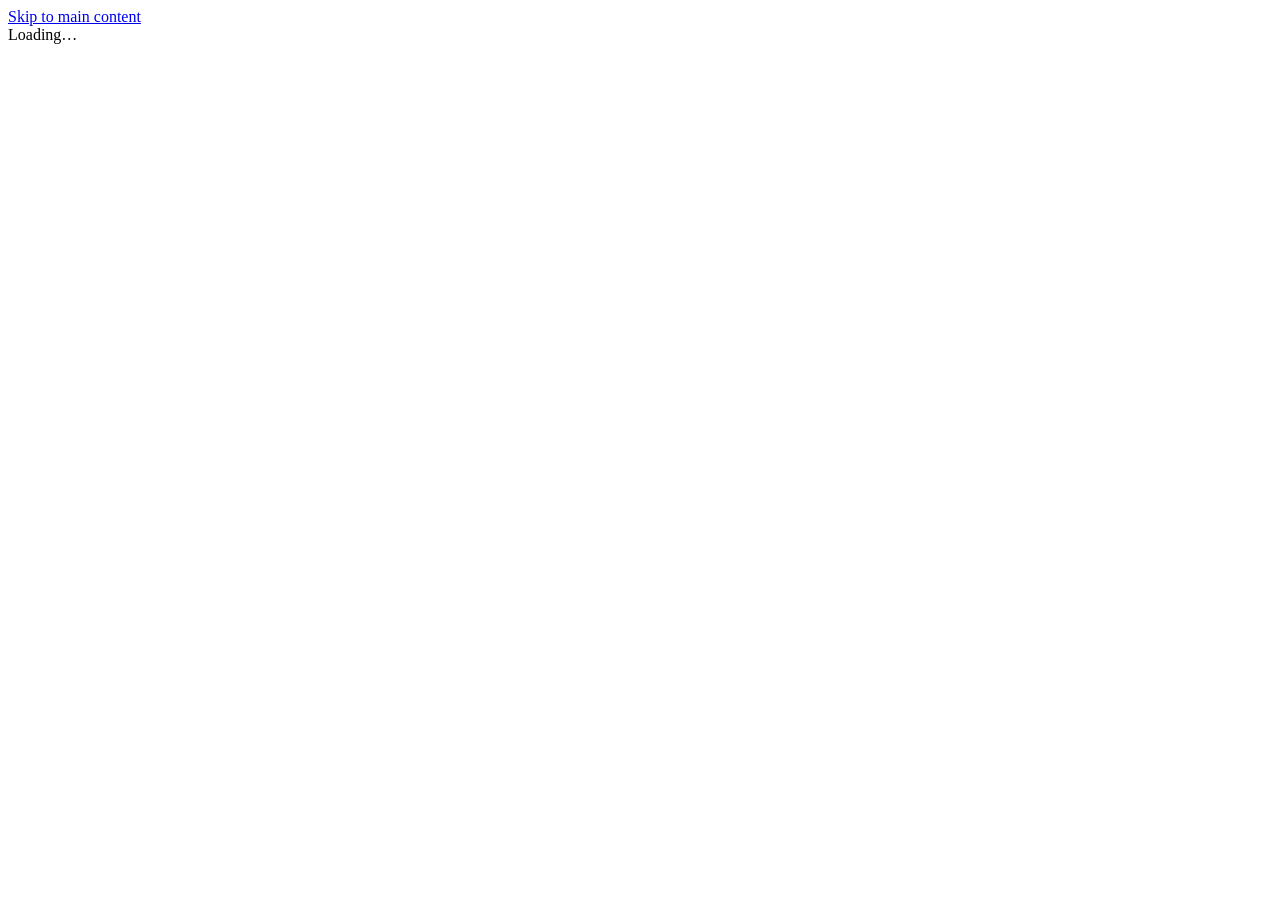
<file: source/src/template.html>
<!DOCTYPE html>
<html lang="en">
<head>
<meta charset="utf-8">
<meta name="viewport" content="width=device-width,initial-scale=1,viewport-fit=cover">
<meta name="theme-color" content="#202B35">
<meta name="description" content="Workout Planner & Fitness Tracker — a private, offline workout planner. Plan Better. Train Smarter. Track Your Progress.">
<title>Workout Planner & Fitness Tracker</title>
<link rel="icon" href="data:image/svg+xml,%3Csvg xmlns='http://www.w3.org/2000/svg' viewBox='0 0 64 64'%3E%3Crect width='64' height='64' rx='16' fill='%23202B35'/%3E%3Cpath d='M20 22v20M44 22v20M12 27v10M52 27v10M20 32h24' stroke='%23fff' stroke-width='5' stroke-linecap='round' fill='none'/%3E%3C/svg%3E">
<style>
/*CSS*/
</style>
</head>
<body>
<a class="skip" href="#main" onclick="document.getElementById('main').focus();return false">Skip to main content</a>
<noscript><div style="padding:40px;font-family:sans-serif"><h2>JavaScript is required</h2><p>This app runs entirely in your browser and needs JavaScript enabled.</p></div></noscript>
<div id="boot">Loading…</div>
<div id="shell" class="shell" hidden>
  <aside class="side" aria-label="Main navigation">
    <a class="brand" href="#/dashboard" aria-label="Workout Planner — go to dashboard"><span class="logo"><svg class="ic" viewBox="0 0 24 24" fill="none" stroke="currentColor" stroke-width="2" stroke-linecap="round" aria-hidden="true"><path d="M6.5 6.5v11M17.5 6.5v11M3.5 9v6M20.5 9v6M6.5 12h11"/></svg></span><span><b>Workout Planner</b><span>&amp; Fitness Tracker</span></span></a>
    <nav class="nav" id="sidenav" aria-label="Primary"></nav>
    <div class="side-foot">Private &amp; offline. Your data stays on this device.<br><button type="button" data-act="safety">Safety information</button></div>
  </aside>
  <div class="main-col">
    <header class="top">
      <a class="mobile-brand" href="#/dashboard" aria-label="Go to dashboard" style="text-decoration:none;color:inherit"><span class="logo"><svg class="ic" viewBox="0 0 24 24" fill="none" stroke="currentColor" stroke-width="2" stroke-linecap="round" aria-hidden="true"><path d="M6.5 6.5v11M17.5 6.5v11M3.5 9v6M20.5 9v6M6.5 12h11"/></svg></span>Workout Planner</a>
      <span class="t desk" id="ttl"></span><span class="grow"></span>
      <span class="chip w" id="demo-pill" hidden>Demo</span><span class="saved" id="saved" role="status"><i></i>Saved on this device</span>
      <button type="button" class="btn sm" data-act="openTimer" aria-label="Open rest timer"><svg class="ic" style="width:16px;height:16px" viewBox="0 0 24 24" fill="none" stroke="currentColor" stroke-width="2" stroke-linecap="round" stroke-linejoin="round" aria-hidden="true"><circle cx="12" cy="13" r="8"/><path d="M12 9v4l2 2M9 2h6"/></svg><span id="timer-btn-t">Rest timer</span></button>
      <button type="button" class="btn sm" id="inst-top" data-act="installApp" hidden><svg class="ic" style="width:16px;height:16px" viewBox="0 0 24 24" fill="none" stroke="currentColor" stroke-width="2" stroke-linecap="round" stroke-linejoin="round" aria-hidden="true"><path d="M12 3v12m0 0l-4-4m4 4l4-4M5 21h14"/></svg><span class="hide-sm">Install app</span></button>
      <button type="button" class="user-btn" id="ubtn" data-act="userMenu" aria-haspopup="menu" aria-expanded="false" aria-label="Account menu"><span class="av" id="uav">?</span><span class="un" id="uname"></span><svg class="ic" style="width:14px;height:14px" viewBox="0 0 24 24" fill="none" stroke="currentColor" stroke-width="2.4" stroke-linecap="round" aria-hidden="true"><path d="M6 9l6 6 6-6"/></svg></button>
    </header>
    <main id="main" tabindex="-1"><div id="view"></div></main>
  </div>
  <nav class="bottom" id="bottomnav" aria-label="Quick navigation"></nav>
</div>
<div id="gate" hidden></div>
<div id="dock"></div>
<div id="modal-root"></div>
<div id="toasts" role="status" aria-live="polite"></div>
<script>
/*JS*/
</script>
</body>
</html>
</file>
